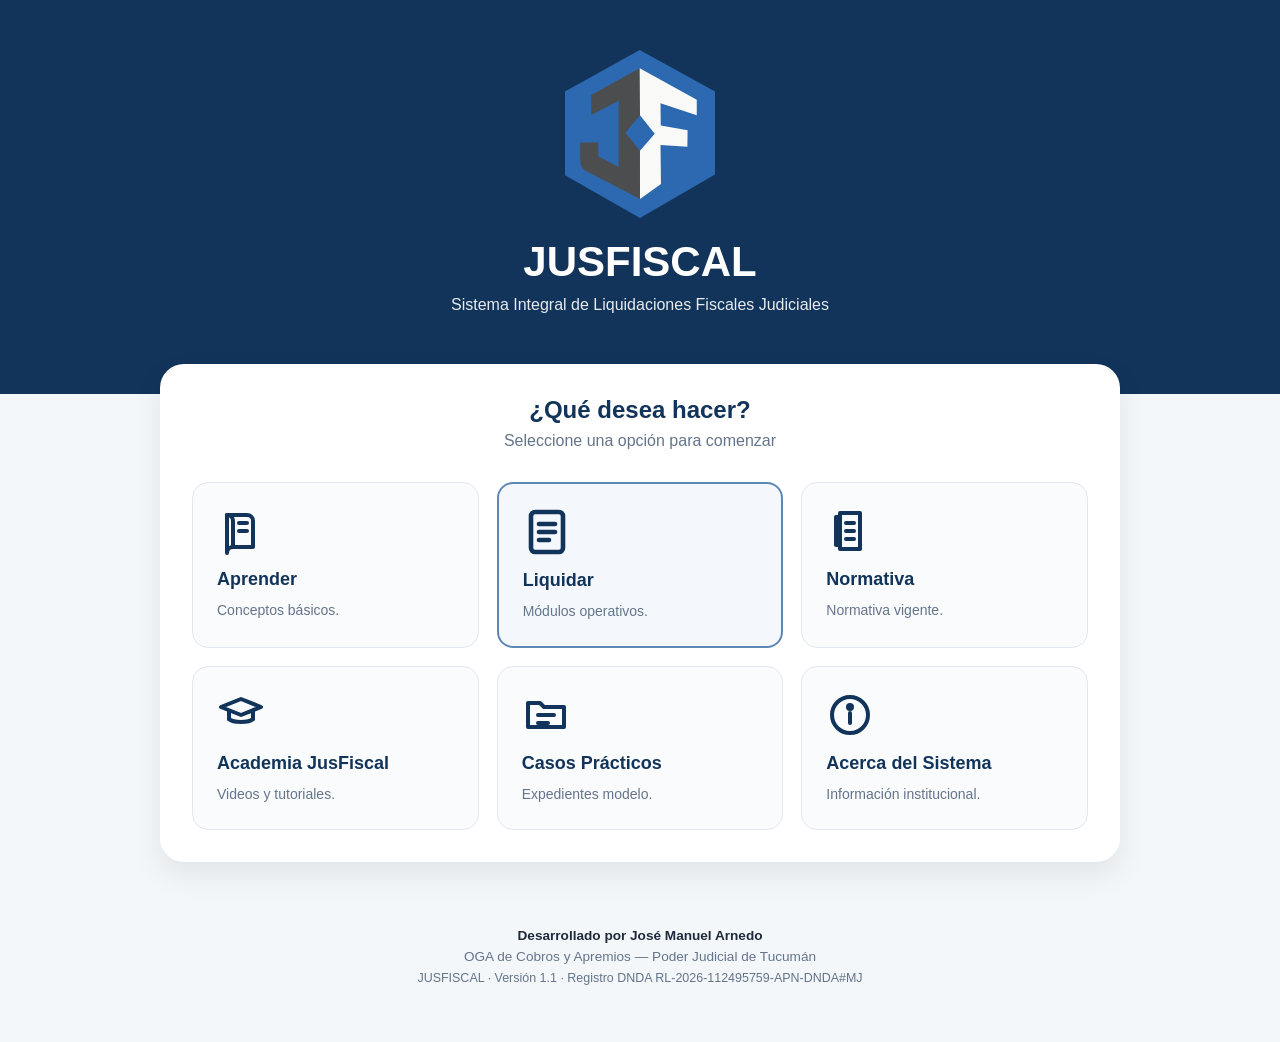
<file: index.html>
<!DOCTYPE html>
<html lang="es">

<head>

    <meta charset="UTF-8">
    <meta name="viewport" content="width=device-width, initial-scale=1.0">

    <title>JUSFISCAL</title>
    <link rel="icon" href="assets/logo-jusfiscal.svg?v=2" type="image/svg+xml" />
    <link rel="stylesheet" href="css/jusfiscal.css">

</head>

<body>

    <header class="hero">

        <img
            src="assets/logo-jusfiscal.svg"
            alt="JUSFISCAL"
            class="logo">

        <h1>JUSFISCAL</h1>

        <p class="subtitle">
            Sistema Integral de Liquidaciones Fiscales Judiciales
        </p>

    </header>

    <main class="container">

        <section class="card-panel">

            <div class="section-title">

                <h2>¿Qué desea hacer?</h2>

                <p>
                    Seleccione una opción para comenzar
                </p>

            </div>

            <div class="menu-grid">

                <!-- APRENDER -->

                <a href="aprender.html" class="menu-card">

                    <svg viewBox="0 0 24 24" fill="none" stroke="currentColor" stroke-width="2" stroke-linecap="round"
                        stroke-linejoin="round">
                    
                        <path d="M5 4h10a3 3 0 0 1 3 3v13H8a3 3 0 0 0-3 3z" />
                    
                        <path d="M8 20V7a3 3 0 0 0-3-3" />
                    
                        <path d="M11 8h4" />
                        <path d="M11 12h4" />
                    
                    </svg>

                    <h3>Aprender</h3>

                    <p>
                        Conceptos básicos.
                    </p>

                </a>

                <!-- LIQUIDAR -->

                <a href="liquidar.html" class="menu-card menu-card-primary">

                    
                        <svg viewBox="0 0 24 24" fill="none" stroke="currentColor" stroke-width="2.3" stroke-linecap="round"
                            stroke-linejoin="round">
                        
                            <rect x="4" y="2" width="16" height="20" rx="2" />
                        
                            <line x1="8" y1="8" x2="16" y2="8" />
                        
                            <line x1="8" y1="12" x2="16" y2="12" />
                        
                            <line x1="8" y1="16" x2="13" y2="16" />
                        
                        </svg>
                    

                    <h3>Liquidar</h3>

                    <p>
                        Módulos operativos.
                    </p>

                </a>

                <!-- NORMATIVA -->

                <a href="normativa.html" class="menu-card">

                    <svg viewBox="0 0 24 24" fill="none" stroke="currentColor" stroke-width="2" stroke-linecap="round"
                        stroke-linejoin="round">
                    
                        <path d="M7 3h10v18H7z" />
                    
                        <path d="M7 5H5v14h2" />
                    
                        <path d="M10 8h4" />
                        <path d="M10 12h4" />
                        <path d="M10 16h4" />
                    
                    </svg>

                    <h3>Normativa</h3>

                    <p>
                        Normativa vigente.
                    </p>

                </a>

                <!-- ACADEMIA -->

                <a href="academia.html" class="menu-card">

                    <svg viewBox="0 0 24 24" fill="none" stroke="currentColor" stroke-width="2" stroke-linecap="round"
                        stroke-linejoin="round">
                    
                        <path d="M2 8l10-4 10 4-10 4z" />
                    
                        <path d="M6 10v4" />
                    
                        <path d="M18 10v4" />
                    
                        <path d="M6 14c2 2 10 2 12 0" />
                    
                    </svg>

                    <h3>Academia JusFiscal</h3>

                    <p>
                        Videos y tutoriales.
                    </p>

                </a>

                <!-- CASOS -->

                <a href="casos.html" class="menu-card">

                    <svg viewBox="0 0 24 24" fill="none" stroke="currentColor" stroke-width="2" stroke-linecap="round"
                        stroke-linejoin="round">
                    
                        <path d="M3 6h6l2 2h10v10H3z" />
                    
                        <path d="M8 12h8" />
                    
                        <path d="M8 16h5" />
                    
                    </svg>

                    <h3>Casos Prácticos</h3>

                    <p>
                        Expedientes modelo.
                    </p>

                </a>

                <!-- ACERCA -->

                <a href="acerca.html" class="menu-card">


                        <svg viewBox="0 0 24 24" fill="none" stroke="currentColor" stroke-width="2" stroke-linecap="round"
                            stroke-linejoin="round">
                        
                            <circle cx="12" cy="12" r="9" />
                        
                            <path d="M12 11v5" />
                        
                            <circle cx="12" cy="8" r="1" />
                        
                        </svg>



                    <h3>Acerca del Sistema</h3>

                    <p>
                        Información institucional.
                    </p>

                </a>

            </div>

        </section>

    </main>

<footer class="jf-footer"
    style="text-align: center; padding: 24px 16px; color: #64748b; font-size: 0.85rem; line-height: 1.5;">
    <div id="autorFirma" style="font-weight: 700; color: #1e293b;">
        Desarrollado por José Manuel Arnedo
    </div>
    <div>OGA de Cobros y Apremios — Poder Judicial de Tucumán</div>
    <div style="font-size: 0.78rem; margin-top: 2px;">JUSFISCAL · Versión 1.1 · Registro DNDA RL-2026-112495759-APN-DNDA#MJ</div>
</footer>

</body>

</html>
</file>
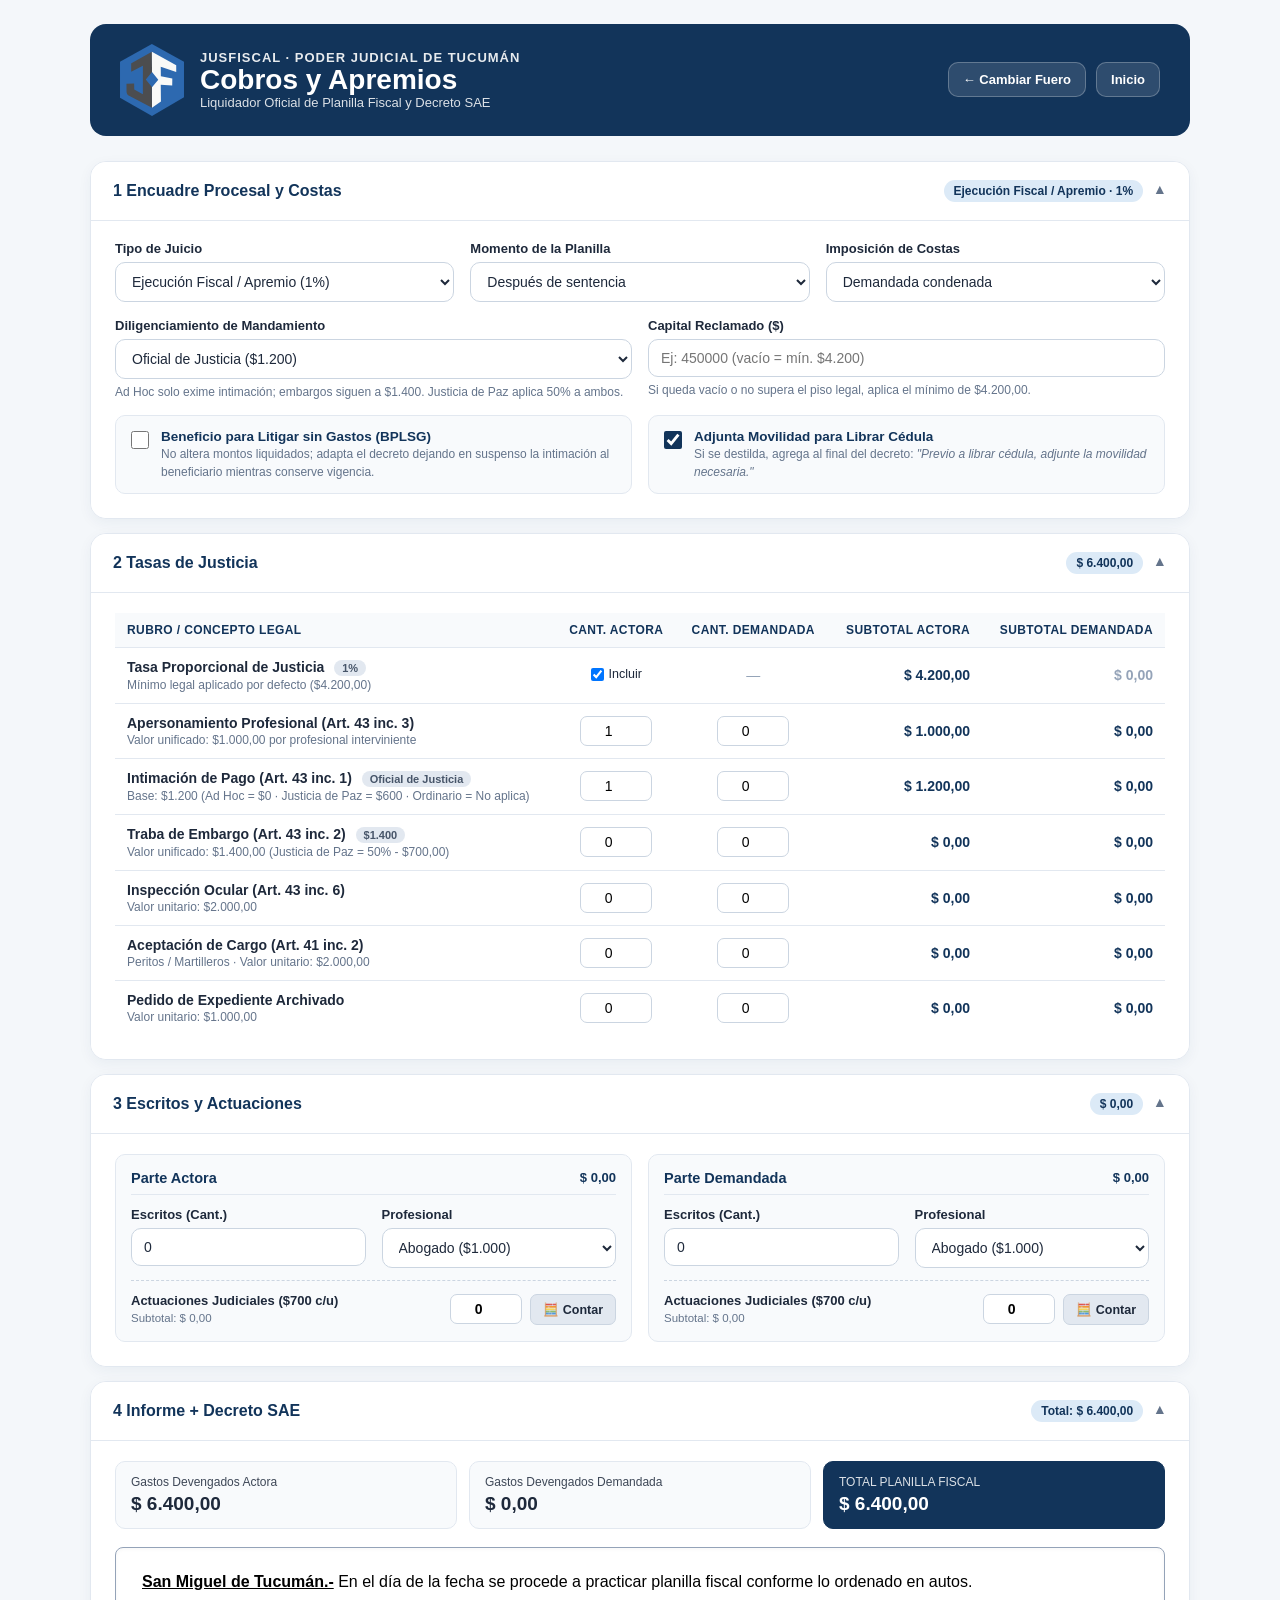
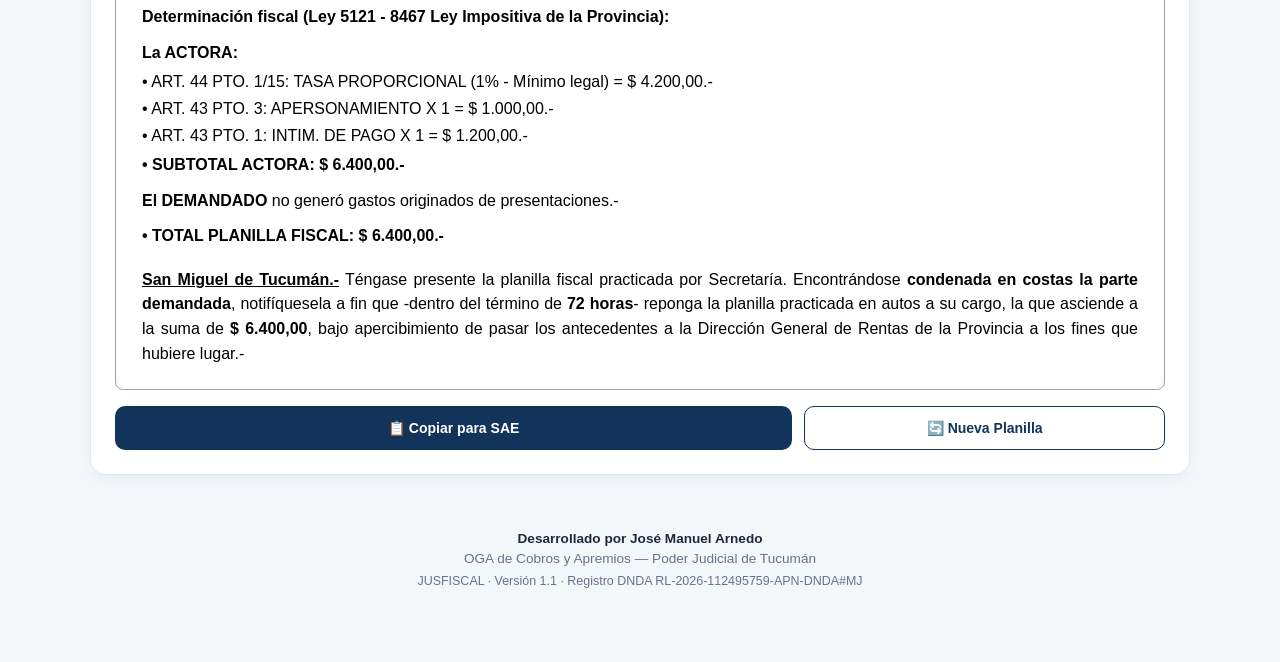
<file: modulos/apremios/index.html>
<!DOCTYPE html>
<html lang="es">

<head>
  <meta charset="UTF-8" />
  <meta name="viewport" content="width=device-width, initial-scale=1.0" />
  <title>JUSFISCAL · OGA Cobros y Apremios</title>
  <link rel="icon" href="../../assets/logo-jusfiscal.svg" type="image/svg+xml" />
  <link rel="stylesheet" href="../../css/jusfiscal.css" />
  <script src="../../js/jusfiscal-core.js"></script>
  <style>
    /* Estilos propios de la tabla y cajas de Apremios (estética original) */
    .field-hint {
      font-size: 12px;
      color: var(--muted);
    }

    .check-card {
      display: flex;
      align-items: flex-start;
      gap: 12px;
      padding: 13px 15px;
      border: 1px solid var(--border);
      border-radius: 10px;
      background: #f8fafc;
      cursor: pointer;
    }

    .check-card input[type="checkbox"] {
      width: 18px;
      height: 18px;
      margin-top: 2px;
      accent-color: var(--primary);
      cursor: pointer;
      flex-shrink: 0;
    }

    .check-card strong {
      display: block;
      font-size: 13.5px;
      color: var(--primary);
    }

    .check-card span {
      font-size: 12px;
      color: var(--muted);
    }

    .tasas-table {
      width: 100%;
      border-collapse: collapse;
      font-size: 14px;
    }

    .tasas-table th {
      text-align: left;
      padding: 10px 12px;
      background: #f8fafc;
      color: var(--primary);
      font-size: 12px;
      text-transform: uppercase;
      border-bottom: 1px solid var(--border);
    }

    .tasas-table td {
      padding: 11px 12px;
      border-bottom: 1px solid var(--border);
      vertical-align: middle;
    }

    .tasas-table tr:last-child td {
      border-bottom: none;
    }

    .tasas-table tr.row-disabled {
      background: #f1f5f9;
      opacity: 0.6;
    }

    .tasa-title {
      font-weight: 600;
      color: var(--text);
      display: block;
    }

    .tasa-sub {
      font-size: 12px;
      color: var(--muted);
    }

    .tasa-monto {
      font-weight: 700;
      color: var(--primary);
      font-variant-numeric: tabular-nums;
      text-align: right;
      white-space: nowrap;
    }

    .input-mini {
      width: 72px;
      padding: 6px 8px;
      border: 1px solid #cbd5e1;
      border-radius: 7px;
      text-align: center;
      font-size: 14px;
    }

    .input-mini:disabled {
      background: #e2e8f0;
      color: #94a3b8;
      cursor: not-allowed;
    }

    .tag-regla {
      display: inline-block;
      font-size: 11px;
      font-weight: 600;
      padding: 2px 8px;
      border-radius: 999px;
      background: #e2e8f0;
      color: #475569;
      margin-left: 6px;
    }

    .part-box {
      border: 1px solid var(--border);
      border-radius: 10px;
      padding: 15px;
      background: #f8fafc;
      min-width: 0;
    }

    .part-box h4 {
      color: var(--primary);
      font-size: 14.5px;
      margin: 0 0 12px 0;
      border-bottom: 1px solid var(--border);
      padding-bottom: 8px;
      display: flex;
      justify-content: space-between;
      align-items: center;
    }

    .act-row-box {
      margin-top: 12px;
      padding-top: 12px;
      border-top: 1px dashed #cbd5e1;
      display: flex;
      justify-content: space-between;
      align-items: center;
      gap: 10px;
      flex-wrap: wrap;
    }

    .btn-auxiliar {
      background: #e2e8f0;
      color: #1e293b;
      border: 1px solid #cbd5e1;
      padding: 7px 12px;
      border-radius: 7px;
      font-size: 12.5px;
      font-weight: 600;
      cursor: pointer;
    }

    .btn-auxiliar:hover {
      background: #cbd5e1;
    }

    .resumen-strip {
      display: grid;
      grid-template-columns: repeat(3, minmax(0, 1fr));
      gap: 12px;
      margin-bottom: 18px;
    }

    @media (max-width: 640px) {
      .resumen-strip {
        grid-template-columns: 1fr;
      }
    }

    .resumen-card {
      background: #f8fafc;
      border: 1px solid var(--border);
      border-radius: 10px;
      padding: 13px 15px;
    }

    .resumen-card.total {
      background: var(--primary);
      color: #ffffff;
      border-color: var(--primary);
    }

    .resumen-card span {
      display: block;
      font-size: 12px;
      opacity: 0.85;
      margin-bottom: 4px;
    }

    .resumen-card strong {
      font-size: 19px;
      font-variant-numeric: tabular-nums;
    }

    .sae-output-box {
      background: #ffffff;
      border: 1px solid #94a3b8;
      border-radius: 8px;
      padding: 22px 26px;
      font-family: Arial, sans-serif;
      font-size: 12pt;
      line-height: 1.55;
      color: #000000;
      text-align: justify;
    }

    .sae-actions {
      display: flex;
      gap: 12px;
      margin-top: 16px;
      flex-wrap: wrap;
    }

    .copy-feedback {
      display: none;
      margin-top: 10px;
      padding: 10px 14px;
      border-radius: 8px;
      background: #dcfce7;
      color: #166534;
      font-size: 13px;
      font-weight: 600;
      text-align: center;
    }
  </style>
</head>

<body>

  <div class="jf-module-wrap">

    <header class="jf-header">
      <div class="jf-brand">
        <img src="../../assets/logo-jusfiscal.svg" alt="JUSFISCAL" class="jf-logo" />
        <div class="jf-title-group">
          <span class="jf-app">JUSFISCAL · Poder Judicial de Tucumán</span>
          <h1 class="jf-module">Cobros y Apremios</h1>
          <span class="jf-subtitle">Liquidador Oficial de Planilla Fiscal y Decreto SAE</span>
        </div>
      </div>
      <div class="header-actions">
        <a href="../../liquidar.html" class="btn-jf">← Cambiar Fuero</a>
        <a href="../../index.html" class="btn-jf">Inicio</a>
      </div>
    </header>

    <div class="accordion-list">

      <!-- ACORDEÓN 1 -->
      <div class="accordion-item open" id="acc-1">
        <button type="button" class="accordion-header" onclick="toggleAccordion('acc-1')">
          <div class="accordion-title">
            <span class="accordion-num">1</span>
            <span>Encuadre Procesal y Costas</span>
          </div>
          <div style="display:flex; align-items:center;">
            <span class="accordion-badge" id="badge-acc-1">Ejecución Fiscal / Apremio · 1%</span>
            <span class="accordion-chevron">▼</span>
          </div>
        </button>
        <div class="accordion-body">
          <div class="grid-3">
            <div class="field-group">
              <label for="tipoJuicio">Tipo de Juicio</label>
              <select id="tipoJuicio" onchange="aplicarReglas()">
                <option value="apremio">Ejecución Fiscal / Apremio (1%)</option>
                <option value="ejecutivo">Cobro Ejecutivo (1%)</option>
                <option value="sumario">Sumario (2%)</option>
                <option value="ordinario">Ordinario / Cobro de Pesos (2%)</option>
                <option value="terceria">Tercería (2%)</option>
              </select>
            </div>
            <div class="field-group">
              <label for="momentoPlanilla">Momento de la Planilla</label>
              <select id="momentoPlanilla" onchange="aplicarReglas()">
                <option value="despues">Después de sentencia</option>
                <option value="antes">Antes de sentencia</option>
                <option value="complementaria">Complementaria</option>
              </select>
            </div>
            <div class="field-group">
              <label for="costas">Imposición de Costas</label>
              <select id="costas" onchange="recalcular()">
                <option value="demandada">Demandada condenada</option>
                <option value="actora">Actora condenada</option>
                <option value="orden">Por su orden / Sin condena</option>
              </select>
            </div>
          </div>

          <div class="grid-2" style="margin-top: 16px;">
            <div class="field-group">
              <label for="diligenciamiento">Diligenciamiento de Mandamiento</label>
              <select id="diligenciamiento" onchange="recalcular()">
                <option value="oficial_justicia">Oficial de Justicia ($1.200)</option>
                <option value="ad_hoc">Oficial Ad Hoc ($0 intimación)</option>
                <option value="justicia_paz">Justicia de Paz (50%)</option>
                <option value="sin_intimacion">Sin intimación</option>
              </select>
              <span class="field-hint" id="hintDiligenciamiento">Ad Hoc solo exime intimación; embargos siguen a $1.400.
                Justicia de Paz aplica 50% a ambos.</span>
            </div>
            <div class="field-group">
              <label for="capitalReclamado">Capital Reclamado ($)</label>
              <input type="number" id="capitalReclamado" min="0" step="0.01"
                placeholder="Ej: 450000 (vacío = mín. $4.200)" oninput="recalcular()" />
              <span class="field-hint" id="hintCapital">Si queda vacío o no supera $420.000, aplica el mínimo legal de
                $4.200,00.</span>
            </div>
          </div>

          <div class="grid-2" style="margin-top: 16px;">
            <label class="check-card">
              <input type="checkbox" id="bplsg" onchange="recalcular()" />
              <div>
                <strong>Beneficio para Litigar sin Gastos (BPLSG)</strong>
                <span>No altera montos liquidados; adapta el decreto dejando en suspenso la intimación al beneficiario
                  mientras conserve vigencia.</span>
              </div>
            </label>
            <label class="check-card">
              <input type="checkbox" id="adjuntaMovilidad" checked onchange="recalcular()" />
              <div>
                <strong>Adjunta Movilidad para Librar Cédula</strong>
                <span>Si se destilda, agrega al final del decreto: <em>"Previo a librar cédula, adjunte la movilidad
                    necesaria."</em></span>
              </div>
            </label>
          </div>
        </div>
      </div>

      <!-- ACORDEÓN 2 -->
      <div class="accordion-item open" id="acc-2">
        <button type="button" class="accordion-header" onclick="toggleAccordion('acc-2')">
          <div class="accordion-title">
            <span class="accordion-num">2</span>
            <span>Tasas de Justicia</span>
          </div>
          <div style="display:flex; align-items:center;">
            <span class="accordion-badge" id="badge-acc-2">$ 6.400,00</span>
            <span class="accordion-chevron">▼</span>
          </div>
        </button>
        <div class="accordion-body">
          <table class="tasas-table">
            <thead>
              <tr>
                <th>Rubro / Concepto Legal</th>
                <th style="text-align:center;">Cant. Actora</th>
                <th style="text-align:center;">Cant. Demandada</th>
                <th style="text-align:right;">Subtotal Actora</th>
                <th style="text-align:right;">Subtotal Demandada</th>
              </tr>
            </thead>
            <tbody>
              <tr id="rowTasaProp">
                <td>
                  <span class="tasa-title">Tasa Proporcional de Justicia <span class="tag-regla"
                      id="tagAlicuota">1%</span></span>
                  <span class="tasa-sub" id="subTasaPropDesc">Sobre capital reclamado (Mínimo legal por defecto:
                    $4.200,00)</span>
                </td>
                <td style="text-align:center;">
                  <label style="font-size:12.5px; display:inline-flex; align-items:center; gap:5px; cursor:pointer;">
                    <input type="checkbox" id="incluirTasaProp" checked onchange="recalcular()" /> Incluir
                  </label>
                </td>
                <td style="text-align:center; color:#94a3b8;">—</td>
                <td class="tasa-monto" id="montoTasaPropAct">$ 4.200,00</td>
                <td class="tasa-monto" style="color:#94a3b8;">$ 0,00</td>
              </tr>
              <tr id="rowApers">
                <td>
                  <span class="tasa-title">Apersonamiento Profesional (Art. 43 inc. 3)</span>
                  <span class="tasa-sub">Valor unificado: $1.000,00 por profesional interviniente</span>
                </td>
                <td style="text-align:center;"><input type="number" id="cantApersAct" class="input-mini" min="0"
                    value="1" oninput="recalcular()" /></td>
                <td style="text-align:center;"><input type="number" id="cantApersDem" class="input-mini" min="0"
                    value="0" oninput="recalcular()" /></td>
                <td class="tasa-monto" id="montoApersAct">$ 1.000,00</td>
                <td class="tasa-monto" id="montoApersDem">$ 0,00</td>
              </tr>
              <tr id="rowIntimacion">
                <td>
                  <span class="tasa-title">Intimación de Pago (Art. 43 inc. 1) <span class="tag-regla"
                      id="tagReglaIntimacion">Oficial de Justicia</span></span>
                  <span class="tasa-sub">Base: $1.200 (Ad Hoc = $0 · Justicia de Paz = $600 · Ordinario = No
                    aplica)</span>
                </td>
                <td style="text-align:center;"><input type="number" id="cantIntAct" class="input-mini" min="0" value="1"
                    oninput="recalcular()" /></td>
                <td style="text-align:center;"><input type="number" id="cantIntDem" class="input-mini" min="0" value="0"
                    oninput="recalcular()" /></td>
                <td class="tasa-monto" id="montoIntAct">$ 1.200,00</td>
                <td class="tasa-monto" id="montoIntDem">$ 0,00</td>
              </tr>
              <tr>
                <td>
                  <span class="tasa-title">Traba de Embargo (Art. 43 inc. 2) <span class="tag-regla"
                      id="tagReglaEmbargo">$1.400</span></span>
                  <span class="tasa-sub">Valor unificado: $1.400,00 (Justicia de Paz = 50% - $700,00)</span>
                </td>
                <td style="text-align:center;"><input type="number" id="cantEmbAct" class="input-mini" min="0" value="0"
                    oninput="recalcular()" /></td>
                <td style="text-align:center;"><input type="number" id="cantEmbDem" class="input-mini" min="0" value="0"
                    oninput="recalcular()" /></td>
                <td class="tasa-monto" id="montoEmbAct">$ 0,00</td>
                <td class="tasa-monto" id="montoEmbDem">$ 0,00</td>
              </tr>
              <tr>
                <td>
                  <span class="tasa-title">Inspección Ocular (Art. 43 inc. 6)</span>
                  <span class="tasa-sub">Valor unitario: $2.000,00</span>
                </td>
                <td style="text-align:center;"><input type="number" id="cantInspAct" class="input-mini" min="0"
                    value="0" oninput="recalcular()" /></td>
                <td style="text-align:center;"><input type="number" id="cantInspDem" class="input-mini" min="0"
                    value="0" oninput="recalcular()" /></td>
                <td class="tasa-monto" id="montoInspAct">$ 0,00</td>
                <td class="tasa-monto" id="montoInspDem">$ 0,00</td>
              </tr>
              <tr>
                <td>
                  <span class="tasa-title">Aceptación de Cargo (Art. 41 inc. 2)</span>
                  <span class="tasa-sub">Peritos / Martilleros · Valor unitario: $2.000,00</span>
                </td>
                <td style="text-align:center;"><input type="number" id="cantAcepAct" class="input-mini" min="0"
                    value="0" oninput="recalcular()" /></td>
                <td style="text-align:center;"><input type="number" id="cantAcepDem" class="input-mini" min="0"
                    value="0" oninput="recalcular()" /></td>
                <td class="tasa-monto" id="montoAcepAct">$ 0,00</td>
                <td class="tasa-monto" id="montoAcepDem">$ 0,00</td>
              </tr>
              <tr>
                <td>
                  <span class="tasa-title">Pedido de Expediente Archivado</span>
                  <span class="tasa-sub">Valor unitario: $1.000,00</span>
                </td>
                <td style="text-align:center;"><input type="number" id="cantArchAct" class="input-mini" min="0"
                    value="0" oninput="recalcular()" /></td>
                <td style="text-align:center;"><input type="number" id="cantArchDem" class="input-mini" min="0"
                    value="0" oninput="recalcular()" /></td>
                <td class="tasa-monto" id="montoArchAct">$ 0,00</td>
                <td class="tasa-monto" id="montoArchDem">$ 0,00</td>
              </tr>
            </tbody>
          </table>
        </div>
      </div>

      <!-- ACORDEÓN 3 -->
      <div class="accordion-item open" id="acc-3">
        <button type="button" class="accordion-header" onclick="toggleAccordion('acc-3')">
          <div class="accordion-title">
            <span class="accordion-num">3</span>
            <span>Escritos y Actuaciones</span>
          </div>
          <div style="display:flex; align-items:center;">
            <span class="accordion-badge" id="badge-acc-3">$ 0,00</span>
            <span class="accordion-chevron">▼</span>
          </div>
        </button>
        <div class="accordion-body">
          <div class="grid-2">
            <div class="part-box">
              <h4><span>Parte Actora</span><span style="font-size:13px;" id="totBloqueActora">$ 0,00</span></h4>
              <div class="grid-2">
                <div class="field-group">
                  <label for="cantEscritosAct">Escritos (Cant.)</label>
                  <input type="number" id="cantEscritosAct" min="0" value="0" oninput="recalcular()" />
                </div>
                <div class="field-group">
                  <label for="profEscritosAct">Profesional</label>
                  <select id="profEscritosAct" onchange="recalcular()">
                    <option value="1000">Abogado ($1.000)</option>
                    <option value="500">Procurador ($500)</option>
                  </select>
                </div>
              </div>
              <div class="act-row-box">
                <div>
                  <label for="cantActuacionesAct" style="font-size:13px; font-weight:600; display:block;">Actuaciones
                    Judiciales ($700 c/u)</label>
                  <span style="font-size:11.5px; color:var(--muted);" id="subActuacionesActLbl">Subtotal: $ 0,00</span>
                </div>
                <div style="display:flex; align-items:center; gap:8px;">
                  <input type="number" id="cantActuacionesAct" class="input-mini" style="font-weight:700;" min="0"
                    value="0" oninput="recalcular()" />
                  <button type="button" class="btn-auxiliar"
                    onclick="abrirModalConteo('actora', '🧮 Bitácora Cronológica — Parte Actora')">🧮 Contar</button>
                </div>
              </div>
            </div>

            <div class="part-box">
              <h4><span>Parte Demandada</span><span style="font-size:13px;" id="totBloqueDemandada">$ 0,00</span></h4>
              <div class="grid-2">
                <div class="field-group">
                  <label for="cantEscritosDem">Escritos (Cant.)</label>
                  <input type="number" id="cantEscritosDem" min="0" value="0" oninput="recalcular()" />
                </div>
                <div class="field-group">
                  <label for="profEscritosDem">Profesional</label>
                  <select id="profEscritosDem" onchange="recalcular()">
                    <option value="1000">Abogado ($1.000)</option>
                    <option value="500">Procurador ($500)</option>
                  </select>
                </div>
              </div>
              <div class="act-row-box">
                <div>
                  <label for="cantActuacionesDem" style="font-size:13px; font-weight:600; display:block;">Actuaciones
                    Judiciales ($700 c/u)</label>
                  <span style="font-size:11.5px; color:var(--muted);" id="subActuacionesDemLbl">Subtotal: $ 0,00</span>
                </div>
                <div style="display:flex; align-items:center; gap:8px;">
                  <input type="number" id="cantActuacionesDem" class="input-mini" style="font-weight:700;" min="0"
                    value="0" oninput="recalcular()" />
                  <button type="button" class="btn-auxiliar"
                    onclick="abrirModalConteo('demandada', '🧮 Bitácora Cronológica — Parte Demandada')">🧮
                    Contar</button>
                </div>
              </div>
            </div>
          </div>
        </div>
      </div>

      <!-- ACORDEÓN 4 -->
      <div class="accordion-item open" id="acc-4">
        <button type="button" class="accordion-header" onclick="toggleAccordion('acc-4')">
          <div class="accordion-title">
            <span class="accordion-num">4</span>
            <span>Informe + Decreto SAE</span>
          </div>
          <div style="display:flex; align-items:center;">
            <span class="accordion-badge" id="badge-acc-4">Total: $ 6.400,00</span>
            <span class="accordion-chevron">▼</span>
          </div>
        </button>
        <div class="accordion-body">
          <div class="resumen-strip">
            <div class="summary-card resumen-card"><span>Gastos Devengados Actora</span><strong id="cardTotActora">$
                6.400,00</strong></div>
            <div class="summary-card resumen-card"><span>Gastos Devengados Demandada</span><strong
                id="cardTotDemandada">$ 0,00</strong></div>
            <div class="summary-card resumen-card total"><span>TOTAL PLANILLA FISCAL</span><strong id="cardTotGeneral">$
                6.400,00</strong></div>
          </div>
          <div id="salidaSAE" class="sae-output-box" contenteditable="true"></div>
          <div class="sae-actions">
            <button type="button" class="btn-primary-jf" style="flex:2; justify-content:center;"
              onclick="copiarParaSAE()">📋 Copiar para SAE</button>
            <button type="button" class="btn-secondary-jf" style="flex:1; justify-content:center;"
              onclick="nuevaPlanilla()">🔄 Nueva Planilla</button>
          </div>
          <div id="copyFeedback" class="copy-feedback">✓ Planilla y Decreto copiados al portapapeles (Arial 12
            justificado). Listo para pegar en el SAE.</div>
        </div>
      </div>

    </div>
  </main>

  <footer class="jf-footer"
    style="text-align: center; padding: 24px 16px; color: #64748b; font-size: 0.85rem; line-height: 1.5;">
    <div id="autorFirma" style="font-weight: 700; color: #1e293b;">
      Desarrollado por José Manuel Arnedo
    </div>
    <div>OGA de Cobros y Apremios — Poder Judicial de Tucumán</div>
    <div style="font-size: 0.78rem; margin-top: 2px;">JUSFISCAL · Versión 1.1 · Registro DNDA RL-2026-112495759-APN-DNDA#MJ</div>
  </footer>

  <script>
    function aplicarConteo() {
      const total = window.actualizarTotalModal();
      if (window._jfDestinoConteo === 'actora') {
        document.getElementById('cantActuacionesAct').value = total;
      } else {
        document.getElementById('cantActuacionesDem').value = total;
      }
      window.cerrarModalConteo();
      recalcular();
    }

    function aplicarReglas() {
      const t = document.getElementById('tipoJuicio').value;
      const m = document.getElementById('momentoPlanilla').value;
      const c = (m === 'complementaria');
      const sd = document.getElementById('diligenciamiento');
      const hd = document.getElementById('hintDiligenciamiento');
      const ci = document.getElementById('capitalReclamado');
      const hc = document.getElementById('hintCapital');
      const ct = document.getElementById('incluirTasaProp');
      const caa = document.getElementById('cantApersAct');
      const cad = document.getElementById('cantApersDem');
      const cia = document.getElementById('cantIntAct');
      const cid = document.getElementById('cantIntDem');
      const rt = document.getElementById('rowTasaProp');
      const ra = document.getElementById('rowApers');
      const ri = document.getElementById('rowIntimacion');

      if (c) {
        ci.disabled = true;
        hc.textContent = 'Inhabilitado en Planilla Complementaria (liquidado en planilla anterior).';
        ct.checked = false;
        ct.disabled = true;
        rt.classList.add('row-disabled');
        caa.value = 0; cad.value = 0;
        caa.disabled = true; cad.disabled = true;
        ra.classList.add('row-disabled');
        cia.value = 0; cid.value = 0;
        cia.disabled = true; cid.disabled = true;
        ri.classList.add('row-disabled');
      } else {
        ci.disabled = false;
        hc.textContent = 'Si queda vacío o no supera el piso legal, aplica el mínimo de $4.200,00.';
        ct.disabled = false;
        rt.classList.remove('row-disabled');
        caa.disabled = false; cad.disabled = false;
        ra.classList.remove('row-disabled');

        if (t === 'ordinario') {
          sd.value = 'sin_intimacion';
          sd.disabled = true;
          cia.value = 0; cid.value = 0;
          cia.disabled = true; cid.disabled = true;
          ri.classList.add('row-disabled');
          hd.textContent = 'Bloqueado: en juicio ordinario se corre traslado de demanda y no existe intimación de pago.';
        } else {
          sd.disabled = false;
          cia.disabled = false; cid.disabled = false;
          ri.classList.remove('row-disabled');
          if (sd.value === 'sin_intimacion' && (t === 'apremio' || t === 'ejecutivo')) {
            sd.value = 'oficial_justicia';
            if (parseInt(cia.value, 10) === 0) cia.value = 1;
          }
          hd.textContent = 'Ad Hoc solo exime intimación; embargos siguen a $1.400. Justicia de Paz aplica 50% a ambos.';
        }
      }
      recalcular();
    }

    function recalcular() {
      const T = window.JUSFISCAL_TARIFAS;
      const t = document.getElementById('tipoJuicio').value;
      const m = document.getElementById('momentoPlanilla').value;
      const ec = (m === 'complementaria');
      const co = document.getElementById('costas').value;
      const di = document.getElementById('diligenciamiento').value;
      const ca = parseFloat(document.getElementById('capitalReclamado').value) || 0;
      const bp = document.getElementById('bplsg').checked;
      const am = document.getElementById('adjuntaMovilidad').checked;

      const al = (t === 'apremio' || t === 'ejecutivo') ? 0.01 : 0.02;
      const pl = (al === 0.01) ? '1%' : '2%';
      document.getElementById('tagAlicuota').textContent = pl;

      const nj = {
        apremio: 'Ejecución Fiscal / Apremio',
        ejecutivo: 'Cobro Ejecutivo',
        sumario: 'Sumario',
        ordinario: 'Ordinario / Cobro de Pesos',
        terceria: 'Tercería'
      };
      document.getElementById('badge-acc-1').textContent = nj[t] + ' · ' + pl + (ec ? ' · Complementaria' : '');

      // Tasa proporcional: si no es complementaria y está tildada, aplica mínimo $4.200 incluso si capital está vacío
      let tp = 0;
      const it = !ec && document.getElementById('incluirTasaProp').checked;
      const subDesc = document.getElementById('subTasaPropDesc');
      if (ec) {
        tp = 0;
        subDesc.textContent = 'Liquidada en planilla anterior ($0,00)';
      } else if (!it) {
        tp = 0;
        subDesc.textContent = 'Excluida manualmente ($0,00)';
      } else if (ca <= 0) {
        tp = T.minTasaProp;
        subDesc.textContent = 'Mínimo legal aplicado por defecto ($4.200,00)';
      } else {
        tp = Math.max(T.minTasaProp, ca * al);
        subDesc.textContent = (ca * al < T.minTasaProp)
          ? 'Sobre capital reclamado → Se aplica mínimo legal ($4.200,00)'
          : 'Sobre capital reclamado (' + window.formatMoney(ca) + ')';
      }
      document.getElementById('montoTasaPropAct').textContent = window.formatMoney(tp);

      const caa = ec ? 0 : (parseInt(document.getElementById('cantApersAct').value) || 0);
      const cad = ec ? 0 : (parseInt(document.getElementById('cantApersDem').value) || 0);
      const saa = caa * T.apersonamiento;
      const sad = cad * T.apersonamiento;
      document.getElementById('montoApersAct').textContent = window.formatMoney(saa);
      document.getElementById('montoApersDem').textContent = window.formatMoney(sad);

      let ui = T.intimacionBase;
      let ue = T.embargoBase;
      let li = 'Oficial de Justicia';
      let le = '$1.400';

      if (ec || t === 'ordinario' || di === 'sin_intimacion') {
        ui = 0;
        li = ec ? 'Liquidado en anterior' : 'No aplica';
      } else if (di === 'ad_hoc') {
        ui = 0;
        li = 'Ad Hoc ($0)';
      } else if (di === 'justicia_paz') {
        ui = T.intimacionBase * 0.5;
        ue = T.embargoBase * 0.5;
        li = 'Justicia de Paz ($600)';
        le = 'Justicia de Paz ($700)';
      }
      document.getElementById('tagReglaIntimacion').textContent = li;
      document.getElementById('tagReglaEmbargo').textContent = le;

      const si = ec || t === 'ordinario' || di === 'sin_intimacion';
      const cia = si ? 0 : (parseInt(document.getElementById('cantIntAct').value) || 0);
      const cid = si ? 0 : (parseInt(document.getElementById('cantIntDem').value) || 0);
      const sia = cia * ui;
      const sid = cid * ui;
      document.getElementById('montoIntAct').textContent = window.formatMoney(sia);
      document.getElementById('montoIntDem').textContent = window.formatMoney(sid);

      const cea = parseInt(document.getElementById('cantEmbAct').value) || 0;
      const ced = parseInt(document.getElementById('cantEmbDem').value) || 0;
      const sea = cea * ue;
      const sed = ced * ue;
      document.getElementById('montoEmbAct').textContent = window.formatMoney(sea);
      document.getElementById('montoEmbDem').textContent = window.formatMoney(sed);

      const cina = parseInt(document.getElementById('cantInspAct').value) || 0;
      const cind = parseInt(document.getElementById('cantInspDem').value) || 0;
      const sina = cina * T.inspeccion;
      const sind = cind * T.inspeccion;
      document.getElementById('montoInspAct').textContent = window.formatMoney(sina);
      document.getElementById('montoInspDem').textContent = window.formatMoney(sind);

      const caca = parseInt(document.getElementById('cantAcepAct').value) || 0;
      const cacd = parseInt(document.getElementById('cantAcepDem').value) || 0;
      const saca = caca * T.aceptacion;
      const sacd = cacd * T.aceptacion;
      document.getElementById('montoAcepAct').textContent = window.formatMoney(saca);
      document.getElementById('montoAcepDem').textContent = window.formatMoney(sacd);

      const cara = parseInt(document.getElementById('cantArchAct').value) || 0;
      const card = parseInt(document.getElementById('cantArchDem').value) || 0;
      const sara = cara * T.archivo;
      const sard = card * T.archivo;
      document.getElementById('montoArchAct').textContent = window.formatMoney(sara);
      document.getElementById('montoArchDem').textContent = window.formatMoney(sard);

      const ta = tp + saa + sia + sea + sina + saca + sara;
      const td = sad + sid + sed + sind + sacd + sard;
      document.getElementById('badge-acc-2').textContent = window.formatMoney(ta + td);

      const cesa = parseInt(document.getElementById('cantEscritosAct').value) || 0;
      const vesa = parseInt(document.getElementById('profEscritosAct').value) || 1000;
      const sesa = cesa * vesa;
      const caca2 = parseInt(document.getElementById('cantActuacionesAct').value) || 0;
      const saca2 = caca2 * T.actuacion;
      document.getElementById('subActuacionesActLbl').textContent = 'Subtotal: ' + window.formatMoney(saca2);
      document.getElementById('totBloqueActora').textContent = window.formatMoney(sesa + saca2);

      const cesd = parseInt(document.getElementById('cantEscritosDem').value) || 0;
      const vesd = parseInt(document.getElementById('profEscritosDem').value) || 1000;
      const sesd = cesd * vesd;
      const cacd2 = parseInt(document.getElementById('cantActuacionesDem').value) || 0;
      const sacd2 = cacd2 * T.actuacion;
      document.getElementById('subActuacionesDemLbl').textContent = 'Subtotal: ' + window.formatMoney(sacd2);
      document.getElementById('totBloqueDemandada').textContent = window.formatMoney(sesd + sacd2);

      document.getElementById('badge-acc-3').textContent = window.formatMoney(sesa + saca2 + sesd + sacd2);

      const totA = ta + sesa + saca2;
      const totD = td + sesd + sacd2;
      const totG = totA + totD;

      document.getElementById('cardTotActora').textContent = window.formatMoney(totA);
      document.getElementById('cardTotDemandada').textContent = window.formatMoney(totD);
      document.getElementById('cardTotGeneral').textContent = window.formatMoney(totG);
      document.getElementById('badge-acc-4').textContent = 'Total: ' + window.formatMoney(totG);

      renderSalidaSAE({
        ec, m, co, bp, am, ca, pl, di, tp, it,
        caa, saa, cad, sad, cia, sia, cid, sid,
        cea, sea, ced, sed, cina, sina, cind, sind,
        caca, saca, cacd, sacd, cara, sara, card, sard,
        cesa, sesa, cesd, sesd, caca2, saca2, cacd2, sacd2,
        totA, totD, totG
      });
    }

    function renderSalidaSAE(d) {
      const l = [];
      const intro = d.ec
        ? 'En el día de la fecha se procede a practicar <b>planilla fiscal complementaria</b> conforme lo ordenado en autos (liquidándose exclusivamente las actuaciones posteriores a la planilla anterior, habiéndose calculado oportunamente tasa proporcional, apersonamiento e intimación).'
        : 'En el día de la fecha se procede a practicar planilla fiscal conforme lo ordenado en autos.';

      l.push('<p style="margin:0 0 8pt 0; text-align:justify;"><b><u>San Miguel de Tucumán.-</u></b> ' + intro + '</p>');
      l.push('<p style="margin:0 0 8pt 0; text-align:justify;"><b>Determinación fiscal (Ley 5121 - 8467 Ley Impositiva de la Provincia):</b></p>');

      const ia = [];
      if (d.it && d.tp > 0) {
        const refCap = d.ca > 0 ? (' s/ ' + window.formatMoney(d.ca)) : ' - Mínimo legal';
        ia.push('• ART. 44 PTO. 1/15: TASA PROPORCIONAL (' + d.pl + refCap + ') = ' + window.formatMoney(d.tp) + '.-');
      }
      if (d.saa > 0) ia.push('• ART. 43 PTO. 3: APERSONAMIENTO X ' + d.caa + ' = ' + window.formatMoney(d.saa) + '.-');
      if (d.sia > 0) ia.push('• ART. 43 PTO. 1: INTIM. DE PAGO X ' + d.cia + ' = ' + window.formatMoney(d.sia) + '.-');
      else if (!d.ec && d.di === 'ad_hoc' && d.cia > 0) ia.push('• ART. 43 PTO. 1: INTIM. DE PAGO POR OFICIAL AD HOC X ' + d.cia + ' = $ 0,00.-');
      if (d.sea > 0) ia.push('• ART. 43 PTO. 2: EMBARGO X ' + d.cea + ' = ' + window.formatMoney(d.sea) + '.-');
      if (d.sina > 0) ia.push('• ART. 43 PTO. 6: INSPECCIÓN OCULAR X ' + d.cina + ' = ' + window.formatMoney(d.sina) + '.-');
      if (d.saca > 0) ia.push('• ART. 41 PTO. 2: ACEPTACIÓN DE CARGO X ' + d.caca + ' = ' + window.formatMoney(d.saca) + '.-');
      if (d.sara > 0) ia.push('• PEDIDO DE EXPEDIENTE ARCHIVADO X ' + d.cara + ' = ' + window.formatMoney(d.sara) + '.-');
      if (d.sesa > 0) ia.push('• ART. 41 PTO. 1: ESCR. DE PROF. X ' + d.cesa + ' = ' + window.formatMoney(d.sesa) + '.-');
      if (d.saca2 > 0) ia.push('• ART. 42 PTO. 2: HOJA DE ACT. 1° INST. X ' + d.caca2 + ' = ' + window.formatMoney(d.saca2) + '.-');

      if (ia.length === 0) {
        l.push('<p style="margin:0 0 8pt 0; text-align:justify;"><b>La ACTORA</b> no generó gastos en la presente etapa.-</p>');
      } else {
        l.push('<p style="margin:0 0 3pt 0; text-align:justify;"><b>La ACTORA:</b></p>');
        ia.forEach(x => l.push('<p style="margin:0 0 2pt 0; text-align:justify;">' + x + '</p>'));
        l.push('<p style="margin:3pt 0 8pt 0; text-align:justify;"><b>• SUBTOTAL ACTORA: ' + window.formatMoney(d.totA) + '.-</b></p>');
      }

      const id = [];
      if (d.sad > 0) id.push('• ART. 43 PTO. 3: APERSONAMIENTO X ' + d.cad + ' = ' + window.formatMoney(d.sad) + '.-');
      if (d.sid > 0) id.push('• ART. 43 PTO. 1: INTIM. DE PAGO X ' + d.cid + ' = ' + window.formatMoney(d.sid) + '.-');
      if (d.sed > 0) id.push('• ART. 43 PTO. 2: EMBARGO X ' + d.ced + ' = ' + window.formatMoney(d.sed) + '.-');
      if (d.sind > 0) id.push('• ART. 43 PTO. 6: INSPECCIÓN OCULAR X ' + d.cind + ' = ' + window.formatMoney(d.sind) + '.-');
      if (d.sacd > 0) id.push('• ART. 41 PTO. 2: ACEPTACIÓN DE CARGO X ' + d.cacd + ' = ' + window.formatMoney(d.sacd) + '.-');
      if (d.sard > 0) id.push('• PEDIDO DE EXPEDIENTE ARCHIVADO X ' + d.card + ' = ' + window.formatMoney(d.sard) + '.-');
      if (d.sesd > 0) id.push('• ART. 41 PTO. 1: ESCR. DE PROF. X ' + d.cesd + ' = ' + window.formatMoney(d.sesd) + '.-');
      if (d.sacd2 > 0) id.push('• ART. 42 PTO. 2: HOJA DE ACT. 1° INST. X ' + d.cacd2 + ' = ' + window.formatMoney(d.sacd2) + '.-');

      if (id.length === 0) {
        l.push('<p style="margin:0 0 8pt 0; text-align:justify;"><b>El DEMANDADO</b> no generó gastos originados de presentaciones.-</p>');
      } else {
        l.push('<p style="margin:0 0 3pt 0; text-align:justify;"><b>El DEMANDADO:</b></p>');
        id.forEach(x => l.push('<p style="margin:0 0 2pt 0; text-align:justify;">' + x + '</p>'));
        l.push('<p style="margin:3pt 0 8pt 0; text-align:justify;"><b>• SUBTOTAL DEMANDADO: ' + window.formatMoney(d.totD) + '.-</b></p>');
      }

      l.push('<p style="margin:6pt 0 14pt 0; text-align:justify;"><b>• TOTAL PLANILLA FISCAL: ' + window.formatMoney(d.totG) + '.-</b></p>');

      let dec = '<b><u>San Miguel de Tucumán.-</u></b> Téngase presente la planilla fiscal practicada por Secretaría. ';
      if (d.bp) {
        dec += 'Atento a que la parte demandada cuenta con Beneficio para Litigar sin Gastos otorgado en autos, déjese en suspenso la intimación al pago de los derechos fiscales a su cargo mientras conserve vigencia dicho beneficio (art. 82 y concordantes del CPCCT).-';
      } else if (d.m === 'antes') {
        if (d.totD > 0) {
          dec += 'No habiendo condena en costas y encontrándose la actora exenta del pago de la liquidación en concepto de planilla fiscal conforme lo establecido por los art. 41 inc. 3 y 43 inc. 3 de la Ley 8467 (quedando los gastos devengados por la misma diferidos a resultas de la imposición de costas), notifíquese a la parte <b>demandada</b> a fin que -dentro del término de <b>72 horas</b>- reponga los gastos efectuados a su cargo los que ascienden a la suma de <b>' + window.formatMoney(d.totD) + '</b>, bajo apercibimiento de pasar los antecedentes a la Dirección General de Rentas de la Provincia a los fines que hubiere lugar.-';
        } else {
          dec += 'No habiendo condena en costas y encontrándose la actora exenta del pago de la liquidación en concepto de planilla fiscal conforme lo establecido por los art. 41 inc. 3 y 43 inc. 3 de la Ley 8467, póngase a conocimiento de las partes a los fines que en el término de <b>72 hs.</b> se reponga la planilla fiscal, la que asciende a la suma de <b>' + window.formatMoney(d.totG) + '</b>.-';
        }
      } else if (d.co === 'demandada') {
        dec += 'Encontrándose <b>condenada en costas la parte demandada</b>, notifíquesela a fin que -dentro del término de <b>72 horas</b>- reponga la planilla practicada en autos a su cargo, la que asciende a la suma de <b>' + window.formatMoney(d.totG) + '</b>, bajo apercibimiento de pasar los antecedentes a la Dirección General de Rentas de la Provincia a los fines que hubiere lugar.-';
      } else if (d.co === 'actora') {
        dec += 'Encontrándose condenada en costas la parte actora y gozando la misma de exención fiscal legal (art. 41 inc. 3 y 43 inc. 3 de la Ley 8467 / Código Tributario Provincial), resérvese para su oportunidad.-';
      } else {
        if (d.totD > 0) {
          dec += 'No habiendo condenado en costas y encontrándose la actora exenta del pago de la liquidación en concepto de planilla fiscal conforme lo establecido por los art. 41 inc. 3 y 43 inc. 3 de la Ley 8467, notifíquese a la parte <b>demandada</b> a fin que -dentro del término de <b>72 horas</b>- reponga los gastos efectuados a su cargo los que ascienden a la suma de <b>' + window.formatMoney(d.totD) + '</b>, bajo apercibimiento de pasar los antecedentes a la Dirección General de Rentas de la Provincia a los fines que hubiere lugar.-';
        } else {
          dec += 'No habiendo condenado en costas, póngase a conocimiento de las partes a los fines que en el término de <b>72 hs.</b> se reponga la planilla fiscal, la que asciende a la suma de <b>' + window.formatMoney(d.totG) + '</b>.-';
        }
      }

      if (!d.am) dec += ' Previo a librar cédula, adjunte la movilidad necesaria.-';
      l.push('<p style="margin:0; text-align:justify;">' + dec + '</p>');
      document.getElementById('salidaSAE').innerHTML = l.join('');
    }

    function nuevaPlanilla() {
      document.getElementById('tipoJuicio').value = 'apremio';
      document.getElementById('momentoPlanilla').value = 'despues';
      document.getElementById('costas').value = 'demandada';
      document.getElementById('diligenciamiento').value = 'oficial_justicia';
      document.getElementById('capitalReclamado').value = '';
      document.getElementById('bplsg').checked = false;
      document.getElementById('adjuntaMovilidad').checked = true;
      document.getElementById('incluirTasaProp').checked = true;
      document.getElementById('cantApersAct').value = 1;
      document.getElementById('cantApersDem').value = 0;
      document.getElementById('cantIntAct').value = 1;
      document.getElementById('cantIntDem').value = 0;
      document.getElementById('cantEmbAct').value = 0;
      document.getElementById('cantEmbDem').value = 0;
      document.getElementById('cantInspAct').value = 0;
      document.getElementById('cantInspDem').value = 0;
      document.getElementById('cantAcepAct').value = 0;
      document.getElementById('cantAcepDem').value = 0;
      document.getElementById('cantArchAct').value = 0;
      document.getElementById('cantArchDem').value = 0;
      document.getElementById('cantEscritosAct').value = 0;
      document.getElementById('cantActuacionesAct').value = 0;
      document.getElementById('cantEscritosDem').value = 0;
      document.getElementById('cantActuacionesDem').value = 0;
      window.limpiarModalConteo();
      aplicarReglas();
    }

    window.addEventListener('DOMContentLoaded', aplicarReglas);
  </script>
  </div>
</body>

</html>
</file>
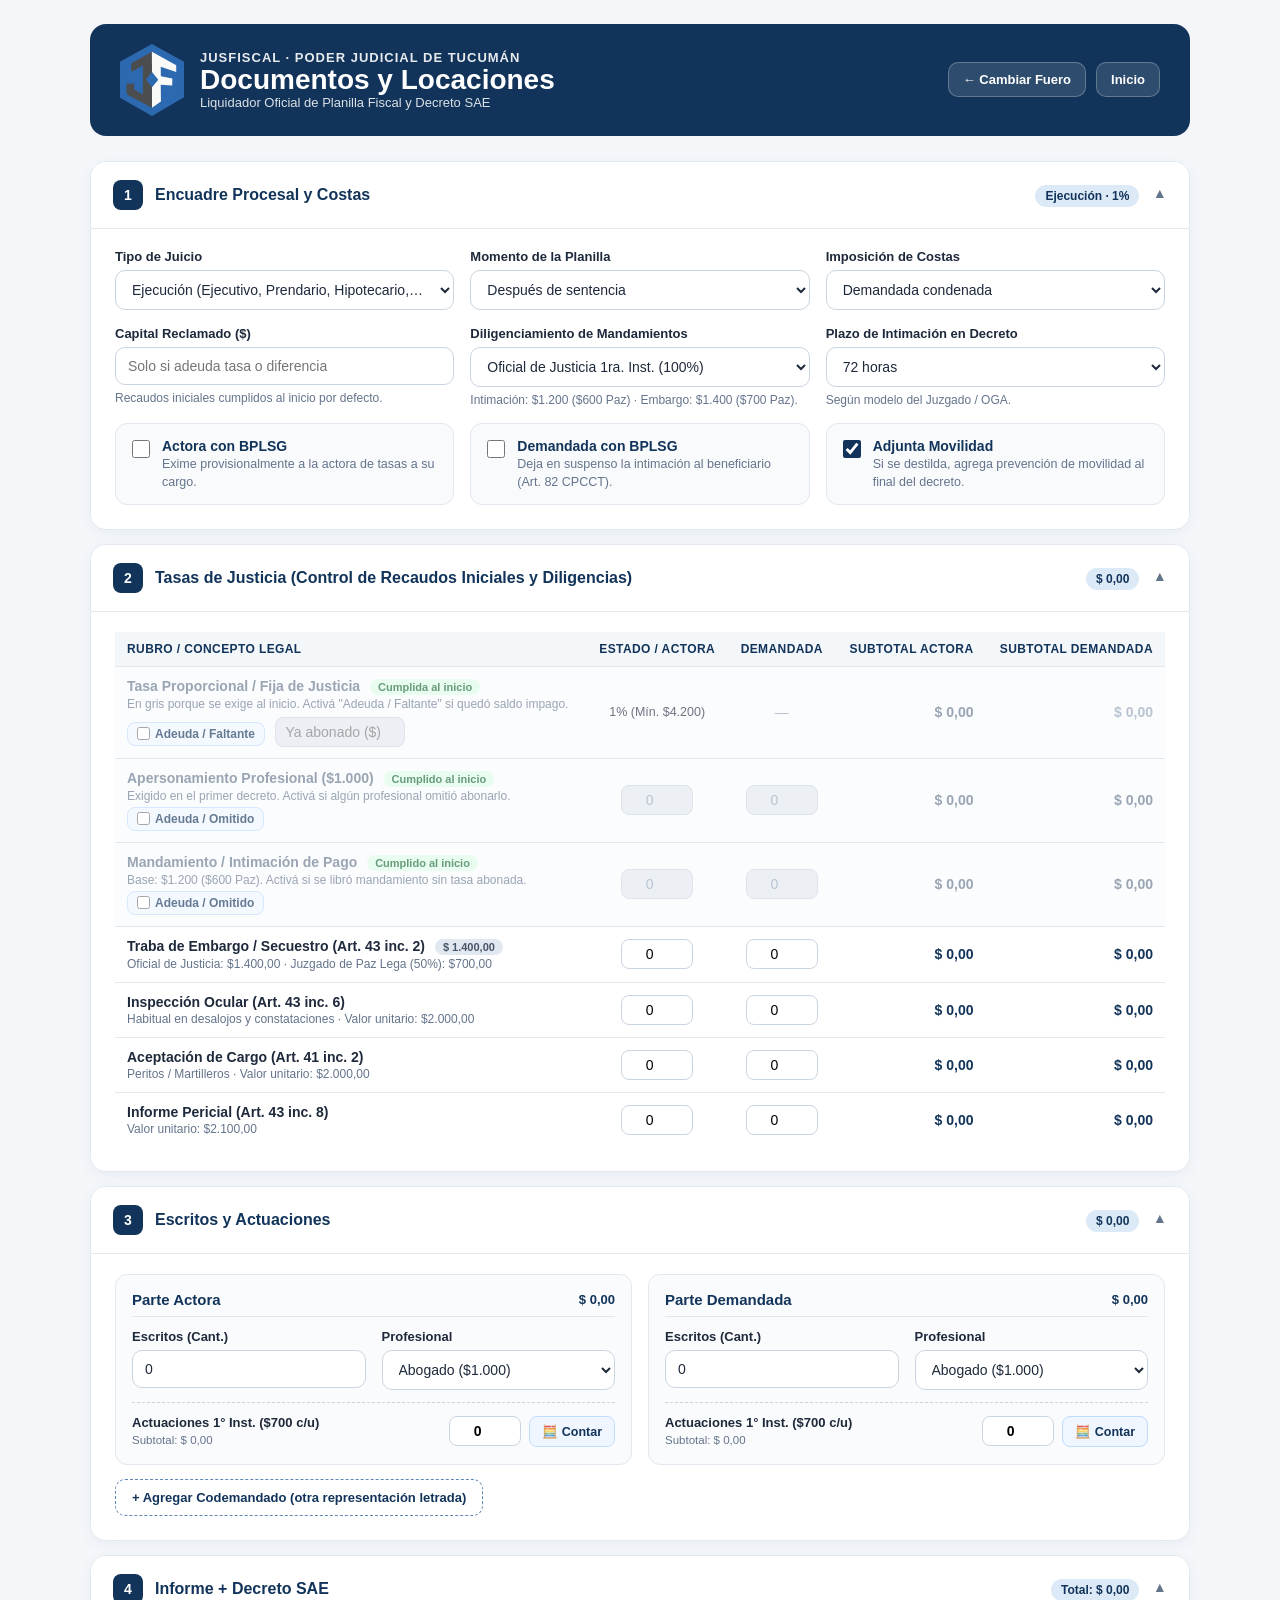
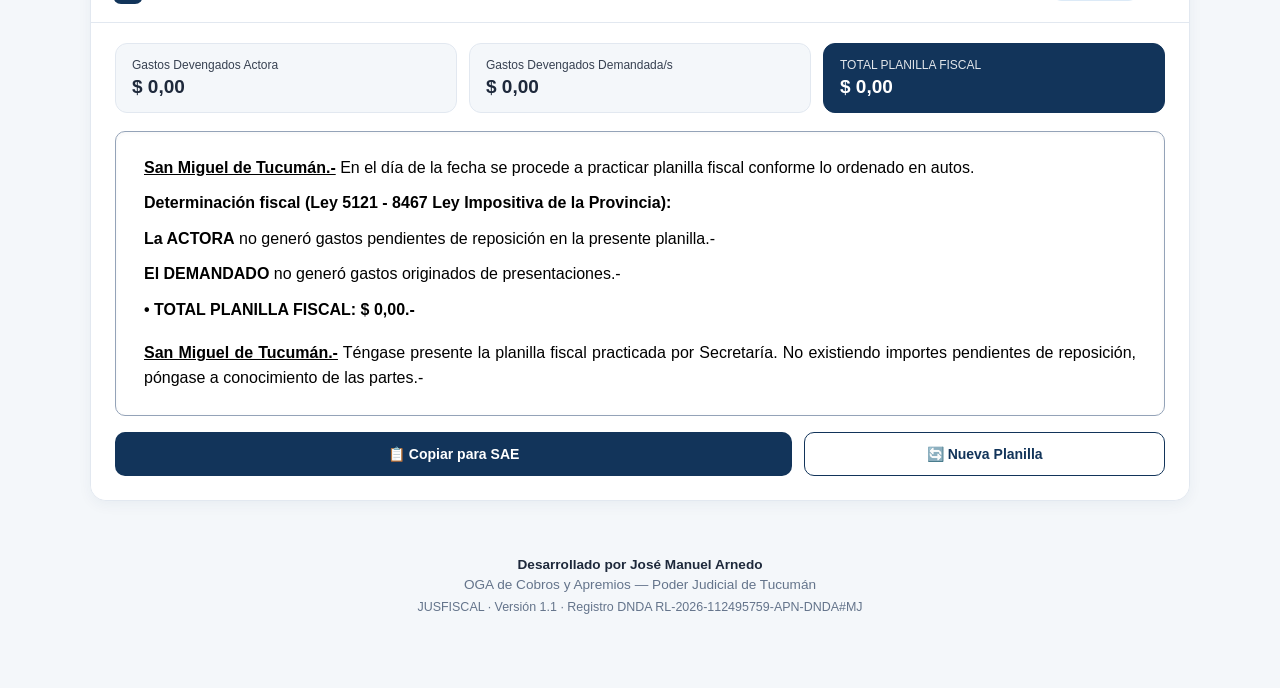
<file: modulos/documentos/index.html>
<!DOCTYPE html>
<html lang="es">

<head>
  <meta charset="UTF-8" />
  <meta name="viewport" content="width=device-width, initial-scale=1.0" />
  <title>Documentos y Locaciones | JUSFISCAL</title>
  <link rel="stylesheet" href="../../css/jusfiscal.css" />
  <script src="../../js/jusfiscal-core.js"></script>
</head>

<body>

  <div class="jf-module-wrap">

    <!-- CABECERA INSTITUCIONAL -->
    <header class="jf-header">
      <div class="jf-brand">
        <img src="../../assets/logo-jusfiscal.svg" alt="JUSFISCAL" class="jf-logo" />
        <div class="jf-title-group">
          <span class="jf-app">JUSFISCAL · Poder Judicial de Tucumán</span>
          <h1 class="jf-module">Documentos y Locaciones</h1>
          <span class="jf-subtitle">Liquidador Oficial de Planilla Fiscal y Decreto SAE</span>
        </div>
      </div>
      <div class="header-actions">
        <a href="../../liquidar.html" class="btn-jf">← Cambiar Fuero</a>
        <a href="../../index.html" class="btn-jf">Inicio</a>
      </div>
    </header>

    <!-- ACORDEONES -->
    <div class="accordion-list">

      <!-- ACORDEÓN 1: ENCUADRE PROCESAL Y COSTAS -->
      <div class="accordion-item open" id="acc-1">
        <button type="button" class="accordion-header" onclick="toggleAccordion('acc-1')">
          <div class="accordion-title-wrap">
            <span class="accordion-step">1</span>
            <span class="accordion-title">Encuadre Procesal y Costas</span>
          </div>
          <div>
            <span class="accordion-badge" id="badge-acc-1">Ejecución · 1%</span>
            <span class="accordion-chevron">▼</span>
          </div>
        </button>
        <div class="accordion-body">
          <div class="grid-3">
            <div class="field-group">
              <label for="tipoJuicio">Tipo de Juicio</label>
              <select id="tipoJuicio" onchange="aplicarReglasProcesales()">
                <option value="ejecucion">Ejecución (Ejecutivo, Prendario, Hipotecario, Alquileres, Expensas) · 1%
                </option>
                <option value="ordinario">Ordinario / Sumario / Cobro de Pesos · 2%</option>
                <option value="desalojo">Desalojo (Art. 323 inc. 1 CTP) · 2% o Indet.</option>
                <option value="amparo_tenencia">Amparo a la Simple Tenencia</option>
              </select>
            </div>

            <div class="field-group">
              <label for="momentoPlanilla">Momento de la Planilla</label>
              <select id="momentoPlanilla" onchange="recalcularTodo()">
                <option value="despues">Después de sentencia</option>
                <option value="antes">Antes de sentencia (Sin condena en costas)</option>
                <option value="complementaria">Complementaria</option>
              </select>
            </div>

            <div class="field-group">
              <label for="costas">Imposición de Costas</label>
              <select id="costas" onchange="recalcularTodo()">
                <option value="demandada">Demandada condenada</option>
                <option value="actora">Actora condenada</option>
                <option value="orden">Por su orden / Sin condena</option>
              </select>
            </div>
          </div>

          <!-- Sub-panel Desalojo -->
          <div class="sub-panel" id="panelDesalojo">
            <div class="grid-2">
              <div class="field-group">
                <label for="modalidadDesalojo">Base Imponible del Desalojo (Art. 323 inc. 1 CTP)</label>
                <select id="modalidadDesalojo" onchange="aplicarReglasProcesales()">
                  <option value="canon">Con canon locativo (Alquiler mensual × 3 meses · 2%)</option>
                  <option value="indeterminado">Sin canon / Comodato / Intruso (Monto indeterminado · $6.300 fijo)
                  </option>
                </select>
              </div>
              <div class="field-group" id="grupoCanonMensual">
                <label for="canonMensual">Alquiler Mensual Pactado ($)</label>
                <input type="number" id="canonMensual" min="0" step="0.01" placeholder="Ej: 180000"
                  oninput="recalcularTodo()" />
                <span class="field-hint">Base imponible automática: 3 meses de alquiler.</span>
              </div>
            </div>
          </div>

          <!-- Sub-panel Amparo Simple Tenencia -->
          <div class="sub-panel" id="panelAmparo">
            <div class="field-group">
              <label for="origenAmparo">Competencia / Instancia del Amparo a la Simple Tenencia</label>
              <select id="origenAmparo" onchange="aplicarReglasProcesales()">
                <option value="capital">Competencia originaria Capital (Sentencia de 1ra. Instancia · $6.300)</option>
                <option value="revision_paz">Elevado en revisión desde Juzgado de Paz (Sin planilla fiscal · $0)
                </option>
              </select>
            </div>
          </div>

          <div class="grid-3" style="margin-top: 16px;">
            <div class="field-group" id="grupoCapitalBase">
              <label for="capitalBase">Capital Reclamado ($)</label>
              <input type="number" id="capitalBase" min="0" step="0.01" placeholder="Solo si adeuda tasa o diferencia"
                oninput="recalcularTodo()" />
              <span class="field-hint">Recaudos iniciales cumplidos al inicio por defecto.</span>
            </div>

            <div class="field-group">
              <label for="diligenciamiento">Diligenciamiento de Mandamientos</label>
              <select id="diligenciamiento" onchange="recalcularTodo()">
                <option value="oficial_justicia">Oficial de Justicia 1ra. Inst. (100%)</option>
                <option value="justicia_paz">Juzgado de Paz Lega (50%)</option>
              </select>
              <span class="field-hint">Intimación: $1.200 ($600 Paz) · Embargo: $1.400 ($700 Paz).</span>
            </div>

            <div class="field-group">
              <label for="plazoIntimacion">Plazo de Intimación en Decreto</label>
              <select id="plazoIntimacion" onchange="recalcularTodo()">
                <option value="72 horas">72 horas</option>
                <option value="CINCO (5) DÍAS">CINCO (5) DÍAS</option>
              </select>
              <span class="field-hint">Según modelo del Juzgado / OGA.</span>
            </div>
          </div>

          <div class="grid-3" style="margin-top: 16px;">
            <label class="check-card">
              <input type="checkbox" id="bplsgActora" onchange="recalcularTodo()" />
              <div>
                <strong>Actora con BPLSG</strong>
                <span>Exime provisionalmente a la actora de tasas a su cargo.</span>
              </div>
            </label>

            <label class="check-card">
              <input type="checkbox" id="bplsgDemandada" onchange="recalcularTodo()" />
              <div>
                <strong>Demandada con BPLSG</strong>
                <span>Deja en suspenso la intimación al beneficiario (Art. 82 CPCCT).</span>
              </div>
            </label>

            <label class="check-card">
              <input type="checkbox" id="adjuntaMovilidad" checked onchange="recalcularTodo()" />
              <div>
                <strong>Adjunta Movilidad</strong>
                <span>Si se destilda, agrega prevención de movilidad al final del decreto.</span>
              </div>
            </label>
          </div>
        </div>
      </div>

      <!-- ACORDEÓN 2: TASAS DE JUSTICIA -->
      <div class="accordion-item open" id="acc-2">
        <button type="button" class="accordion-header" onclick="toggleAccordion('acc-2')">
          <div class="accordion-title-wrap">
            <span class="accordion-step">2</span>
            <span class="accordion-title">Tasas de Justicia (Control de Recaudos Iniciales y Diligencias)</span>
          </div>
          <div>
            <span class="accordion-badge" id="badge-acc-2">$ 0,00</span>
            <span class="accordion-chevron">▼</span>
          </div>
        </button>
        <div class="accordion-body">
          <table class="tasas-table">
            <thead>
              <tr>
                <th>Rubro / Concepto Legal</th>
                <th style="text-align:center;">Estado / Actora</th>
                <th style="text-align:center;">Demandada</th>
                <th style="text-align:right;">Subtotal Actora</th>
                <th style="text-align:right;">Subtotal Demandada</th>
              </tr>
            </thead>
            <tbody>
              <tr id="rowTasaProp" class="row-cumplido">
                <td>
                  <span class="tasa-title">Tasa Proporcional / Fija de Justicia <span class="tag-regla tag-cumplido"
                      id="tagEstadoTasa">Cumplida al inicio</span></span>
                  <span class="tasa-sub">En gris porque se exige al inicio. Activá "Adeuda / Faltante" si quedó saldo
                    impago.</span>
                  <div style="margin-top:6px; display:flex; gap:10px; align-items:center; flex-wrap:wrap;">
                    <label class="pill-adeuda">
                      <input type="checkbox" id="adeudaTasaProp" onchange="toggleRecaudo('tasa')" /> Adeuda / Faltante
                    </label>
                    <input type="number" id="yaAbonadoTasa" class="input-mini" style="width:130px; text-align:right;"
                      min="0" step="0.01" placeholder="Ya abonado ($)" disabled oninput="recalcularTodo()" />
                  </div>
                </td>
                <td style="text-align:center; font-size:12.5px;" id="cellAlicuota">1% (Mín. $4.200)</td>
                <td style="text-align:center; color:#94a3b8;">—</td>
                <td class="tasa-monto" id="montoTasaPropAct">$ 0,00</td>
                <td class="tasa-monto" style="color:#94a3b8;">$ 0,00</td>
              </tr>

              <tr id="rowApers" class="row-cumplido">
                <td>
                  <span class="tasa-title">Apersonamiento Profesional ($1.000) <span class="tag-regla tag-cumplido"
                      id="tagEstadoApers">Cumplido al inicio</span></span>
                  <span class="tasa-sub">Exigido en el primer decreto. Activá si algún profesional omitió
                    abonarlo.</span>
                  <div>
                    <label class="pill-adeuda">
                      <input type="checkbox" id="adeudaApers" onchange="toggleRecaudo('apers')" /> Adeuda / Omitido
                    </label>
                  </div>
                </td>
                <td style="text-align:center;"><input type="number" id="cantApersAct" class="input-mini" min="0"
                    value="0" disabled oninput="recalcularTodo()" /></td>
                <td style="text-align:center;"><input type="number" id="cantApersDem" class="input-mini" min="0"
                    value="0" disabled oninput="recalcularTodo()" /></td>
                <td class="tasa-monto" id="montoApersAct">$ 0,00</td>
                <td class="tasa-monto" id="montoApersDem">$ 0,00</td>
              </tr>

              <tr id="rowIntimacion" class="row-cumplido">
                <td>
                  <span class="tasa-title">Mandamiento / Intimación de Pago <span class="tag-regla tag-cumplido"
                      id="tagEstadoInt">Cumplido al inicio</span></span>
                  <span class="tasa-sub">Base: $1.200 ($600 Paz). Activá si se libró mandamiento sin tasa
                    abonada.</span>
                  <div>
                    <label class="pill-adeuda">
                      <input type="checkbox" id="adeudaIntimacion" onchange="toggleRecaudo('int')" /> Adeuda / Omitido
                    </label>
                  </div>
                </td>
                <td style="text-align:center;"><input type="number" id="cantIntAct" class="input-mini" min="0" value="0"
                    disabled oninput="recalcularTodo()" /></td>
                <td style="text-align:center;"><input type="number" id="cantIntDem" class="input-mini" min="0" value="0"
                    disabled oninput="recalcularTodo()" /></td>
                <td class="tasa-monto" id="montoIntAct">$ 0,00</td>
                <td class="tasa-monto" id="montoIntDem">$ 0,00</td>
              </tr>

              <tr>
                <td>
                  <span class="tasa-title">Traba de Embargo / Secuestro (Art. 43 inc. 2) <span class="tag-regla"
                      id="tagEmb">$1.400</span></span>
                  <span class="tasa-sub">Oficial de Justicia: $1.400,00 · Juzgado de Paz Lega (50%): $700,00</span>
                </td>
                <td style="text-align:center;"><input type="number" id="cantEmbAct" class="input-mini" min="0" value="0"
                    oninput="recalcularTodo()" /></td>
                <td style="text-align:center;"><input type="number" id="cantEmbDem" class="input-mini" min="0" value="0"
                    oninput="recalcularTodo()" /></td>
                <td class="tasa-monto" id="montoEmbAct">$ 0,00</td>
                <td class="tasa-monto" id="montoEmbDem">$ 0,00</td>
              </tr>

              <tr>
                <td>
                  <span class="tasa-title">Inspección Ocular (Art. 43 inc. 6)</span>
                  <span class="tasa-sub">Habitual en desalojos y constataciones · Valor unitario: $2.000,00</span>
                </td>
                <td style="text-align:center;"><input type="number" id="cantInspAct" class="input-mini" min="0"
                    value="0" oninput="recalcularTodo()" /></td>
                <td style="text-align:center;"><input type="number" id="cantInspDem" class="input-mini" min="0"
                    value="0" oninput="recalcularTodo()" /></td>
                <td class="tasa-monto" id="montoInspAct">$ 0,00</td>
                <td class="tasa-monto" id="montoInspDem">$ 0,00</td>
              </tr>

              <tr>
                <td>
                  <span class="tasa-title">Aceptación de Cargo (Art. 41 inc. 2)</span>
                  <span class="tasa-sub">Peritos / Martilleros · Valor unitario: $2.000,00</span>
                </td>
                <td style="text-align:center;"><input type="number" id="cantAcepAct" class="input-mini" min="0"
                    value="0" oninput="recalcularTodo()" /></td>
                <td style="text-align:center;"><input type="number" id="cantAcepDem" class="input-mini" min="0"
                    value="0" oninput="recalcularTodo()" /></td>
                <td class="tasa-monto" id="montoAcepAct">$ 0,00</td>
                <td class="tasa-monto" id="montoAcepDem">$ 0,00</td>
              </tr>

              <tr>
                <td>
                  <span class="tasa-title">Informe Pericial (Art. 43 inc. 8)</span>
                  <span class="tasa-sub">Valor unitario: $2.100,00</span>
                </td>
                <td style="text-align:center;"><input type="number" id="cantInfAct" class="input-mini" min="0" value="0"
                    oninput="recalcularTodo()" /></td>
                <td style="text-align:center;"><input type="number" id="cantInfDem" class="input-mini" min="0" value="0"
                    oninput="recalcularTodo()" /></td>
                <td class="tasa-monto" id="montoInfAct">$ 0,00</td>
                <td class="tasa-monto" id="montoInfDem">$ 0,00</td>
              </tr>
            </tbody>
          </table>
        </div>
      </div>

      <!-- ACORDEÓN 3: ESCRITOS Y ACTUACIONES -->
      <div class="accordion-item open" id="acc-3">
        <button type="button" class="accordion-header" onclick="toggleAccordion('acc-3')">
          <div class="accordion-title-wrap">
            <span class="accordion-step">3</span>
            <span class="accordion-title">Escritos y Actuaciones</span>
          </div>
          <div>
            <span class="accordion-badge" id="badge-acc-3">$ 0,00</span>
            <span class="accordion-chevron">▼</span>
          </div>
        </button>
        <div class="accordion-body">
          <div class="partes-grid" id="contenedorPartes">
            <div class="part-box">
              <h4>
                <span>Parte Actora</span>
                <span style="font-size:13px;" id="totBloqueActora">$ 0,00</span>
              </h4>
              <div class="grid-2">
                <div class="field-group">
                  <label for="cantEscritosAct">Escritos (Cant.)</label>
                  <input type="number" id="cantEscritosAct" min="0" value="0" oninput="recalcularTodo()" />
                </div>
                <div class="field-group">
                  <label for="profEscritosAct">Profesional</label>
                  <select id="profEscritosAct" onchange="recalcularTodo()">
                    <option value="1000">Abogado ($1.000)</option>
                    <option value="500">Procurador ($500)</option>
                  </select>
                </div>
              </div>
              <div class="act-row-box">
                <div>
                  <label for="cantActuacionesAct" style="font-size:13px; font-weight:600; display:block;">Actuaciones 1°
                    Inst. ($700 c/u)</label>
                  <span style="font-size:11.5px; color:var(--muted);" id="subActuacionesActLbl">Subtotal: $ 0,00</span>
                </div>
                <div style="display:flex; align-items:center; gap:8px;">
                  <input type="number" id="cantActuacionesAct" class="input-mini" style="font-weight:700;" min="0"
                    value="0" oninput="recalcularTodo()" />
                  <button type="button" class="btn-auxiliar"
                    onclick="abrirModalConteo('actora', '🧮 Auxiliar de Conteo — Parte Actora')">🧮 Contar</button>
                </div>
              </div>
            </div>

            <div class="part-box">
              <h4>
                <span>Parte Demandada</span>
                <span style="font-size:13px;" id="totBloqueDemandada">$ 0,00</span>
              </h4>
              <div class="grid-2">
                <div class="field-group">
                  <label for="cantEscritosDem">Escritos (Cant.)</label>
                  <input type="number" id="cantEscritosDem" min="0" value="0" oninput="recalcularTodo()" />
                </div>
                <div class="field-group">
                  <label for="profEscritosDem">Profesional</label>
                  <select id="profEscritosDem" onchange="recalcularTodo()">
                    <option value="1000">Abogado ($1.000)</option>
                    <option value="500">Procurador ($500)</option>
                  </select>
                </div>
              </div>
              <div class="act-row-box">
                <div>
                  <label for="cantActuacionesDem" style="font-size:13px; font-weight:600; display:block;">Actuaciones 1°
                    Inst. ($700 c/u)</label>
                  <span style="font-size:11.5px; color:var(--muted);" id="subActuacionesDemLbl">Subtotal: $ 0,00</span>
                </div>
                <div style="display:flex; align-items:center; gap:8px;">
                  <input type="number" id="cantActuacionesDem" class="input-mini" style="font-weight:700;" min="0"
                    value="0" oninput="recalcularTodo()" />
                  <button type="button" class="btn-auxiliar"
                    onclick="abrirModalConteo('demandada', '🧮 Auxiliar de Conteo — Parte Demandada')">🧮
                    Contar</button>
                </div>
              </div>
            </div>
          </div>

          <button type="button" class="btn-add-codem" onclick="agregarCodemandado()">
            + Agregar Codemandado (otra representación letrada)
          </button>
        </div>
      </div>

      <!-- ACORDEÓN 4: INFORME + DECRETO SAE -->
      <div class="accordion-item open" id="acc-4">
        <button type="button" class="accordion-header" onclick="toggleAccordion('acc-4')">
          <div class="accordion-title-wrap">
            <span class="accordion-step">4</span>
            <span class="accordion-title">Informe + Decreto SAE</span>
          </div>
          <div>
            <span class="accordion-badge" id="badge-acc-4">Total: $ 0,00</span>
            <span class="accordion-chevron">▼</span>
          </div>
        </button>
        <div class="accordion-body">
          <div class="resumen-strip">
            <div class="resumen-card">
              <span>Gastos Devengados Actora</span>
              <strong id="cardTotActora">$ 0,00</strong>
            </div>
            <div class="resumen-card">
              <span>Gastos Devengados Demandada/s</span>
              <strong id="cardTotDemandada">$ 0,00</strong>
            </div>
            <div class="resumen-card total">
              <span>TOTAL PLANILLA FISCAL</span>
              <strong id="cardTotGeneral">$ 0,00</strong>
            </div>
          </div>

          <div id="salidaSAE" class="sae-output-box" contenteditable="true"></div>

          <div class="sae-actions">
            <button type="button" class="btn-primary-jf" onclick="copiarParaSAE()">📋 Copiar para SAE</button>
            <button type="button" class="btn-secondary-jf" onclick="nuevaPlanilla()">🔄 Nueva Planilla</button>
          </div>
          <div id="copyFeedback" class="copy-feedback">✓ Planilla y Decreto copiados al portapapeles (Arial 12
            justificado). Listo para pegar en el SAE.</div>
        </div>
      </div>

    </div>

    <footer class="jf-footer"
      style="text-align: center; padding: 24px 16px; color: #64748b; font-size: 0.85rem; line-height: 1.5;">
      <div id="autorFirma" style="font-weight: 700; color: #1e293b;">
        Desarrollado por José Manuel Arnedo
      </div>
      <div>OGA de Cobros y Apremios — Poder Judicial de Tucumán</div>
      <div style="font-size: 0.78rem; margin-top: 2px;">JUSFISCAL · Versión 1.1 · Registro DNDA RL-2026-112495759-APN-DNDA#MJ</div>
    </footer>

  </div>

  <!-- MODAL AUXILIAR DE CONTEO -->
  <div class="modal-backdrop" id="modalConteo">
    <div class="modal-card">
      <div class="modal-header">
        <h3 id="modalConteoTitulo">🧮 Auxiliar de Conteo de Actuaciones</h3>
        <button type="button" class="modal-close" onclick="cerrarModalConteo()">✕</button>
      </div>
      <div class="conteo-grid">
        <div class="conteo-row"><span>Decretos</span><input type="number" class="cnt-cat" min="0" value="0"
            oninput="actualizarTotalModal()" /></div>
        <div class="conteo-row"><span>Notas actuariales</span><input type="number" class="cnt-cat" min="0" value="0"
            oninput="actualizarTotalModal()" /></div>
        <div class="conteo-row"><span>Informes</span><input type="number" class="cnt-cat" min="0" value="0"
            oninput="actualizarTotalModal()" /></div>
        <div class="conteo-row"><span>Sentencias</span><input type="number" class="cnt-cat" min="0" value="0"
            oninput="actualizarTotalModal()" /></div>
        <div class="conteo-row"><span>Cédulas</span><input type="number" class="cnt-cat" min="0" value="0"
            oninput="actualizarTotalModal()" /></div>
        <div class="conteo-row"><span>Mandamientos</span><input type="number" class="cnt-cat" min="0" value="0"
            oninput="actualizarTotalModal()" /></div>
        <div class="conteo-row"><span>Oficios</span><input type="number" class="cnt-cat" min="0" value="0"
            oninput="actualizarTotalModal()" /></div>
        <div class="conteo-row"><span>Escritos varios</span><input type="number" class="cnt-cat" min="0" value="0"
            oninput="actualizarTotalModal()" /></div>
      </div>
      <div class="modal-footer">
        <div class="modal-total-badge">TOTAL: <span id="modalTotalNum">0</span> fojas</div>
        <div style="display:flex; gap:8px;">
          <button type="button" class="btn-secondary-jf" style="padding:8px 14px;"
            onclick="limpiarModalConteo()">Limpiar</button>
          <button type="button" class="btn-primary-jf" style="padding:8px 16px;"
            onclick="aplicarConteo()">Aplicar</button>
        </div>
      </div>
    </div>
  </div>

  <script>
    const T = window.JUSFISCAL_TARIFAS;
    let codemandados = [];
    let nextCodemId = 2;

    function toggleRecaudo(cual) {
      if (cual === 'tasa') {
        const activo = document.getElementById('adeudaTasaProp').checked;
        document.getElementById('rowTasaProp').classList.toggle('row-cumplido', !activo);
        const yaAb = document.getElementById('yaAbonadoTasa');
        yaAb.disabled = !activo;
        if (!activo) yaAb.value = '';
        const tag = document.getElementById('tagEstadoTasa');
        tag.textContent = activo ? 'Adeuda / Diferencia' : 'Cumplida al inicio';
        tag.classList.toggle('tag-cumplido', !activo);
      } else if (cual === 'apers') {
        const activo = document.getElementById('adeudaApers').checked;
        document.getElementById('rowApers').classList.toggle('row-cumplido', !activo);
        const cAct = document.getElementById('cantApersAct');
        const cDem = document.getElementById('cantApersDem');
        cAct.disabled = !activo;
        cDem.disabled = !activo;
        if (!activo) { cAct.value = 0; cDem.value = 0; }
        const tag = document.getElementById('tagEstadoApers');
        tag.textContent = activo ? 'Adeuda / Omitido' : 'Cumplido al inicio';
        tag.classList.toggle('tag-cumplido', !activo);
      } else if (cual === 'int') {
        const activo = document.getElementById('adeudaIntimacion').checked;
        document.getElementById('rowIntimacion').classList.toggle('row-cumplido', !activo);
        const cAct = document.getElementById('cantIntAct');
        const cDem = document.getElementById('cantIntDem');
        cAct.disabled = !activo;
        cDem.disabled = !activo;
        if (!activo) { cAct.value = 0; cDem.value = 0; }
        const tag = document.getElementById('tagEstadoInt');
        tag.textContent = activo ? 'Adeuda / Omitido' : 'Cumplido al inicio';
        tag.classList.toggle('tag-cumplido', !activo);
      }
      recalcularTodo();
    }

    function aplicarReglasProcesales() {
      const tipo = document.getElementById('tipoJuicio').value;
      const modDesalojo = document.getElementById('modalidadDesalojo').value;
      document.getElementById('panelDesalojo').classList.toggle('visible', tipo === 'desalojo');
      document.getElementById('panelAmparo').classList.toggle('visible', tipo === 'amparo_tenencia');

      if (tipo === 'desalojo') {
        document.getElementById('grupoCapitalBase').style.display = 'none';
        document.getElementById('grupoCanonMensual').style.display = modDesalojo === 'canon' ? 'flex' : 'none';
      } else if (tipo === 'amparo_tenencia') {
        document.getElementById('grupoCapitalBase').style.display = 'none';
      } else {
        document.getElementById('grupoCapitalBase').style.display = 'flex';
      }
      recalcularTodo();
    }

    function agregarCodemandado() {
      const id = nextCodemId++;
      codemandados.push({ id, escritos: 0, prof: 1000, actuaciones: 0 });
      renderCodemandados();
      recalcularTodo();
    }

    function eliminarCodemandado(id) {
      codemandados = codemandados.filter(c => c.id !== id);
      renderCodemandados();
      recalcularTodo();
    }

    function renderCodemandados() {
      const cont = document.getElementById('contenedorPartes');
      cont.querySelectorAll('.codem-dynamic').forEach(el => el.remove());

      codemandados.forEach((c, idx) => {
        const num = idx + 2;
        const div = document.createElement('div');
        div.className = 'part-box codem-dynamic';
        div.innerHTML = `
          <h4>
            <span>Codemandado ${num}</span>
            <div style="display:flex; align-items:center; gap:8px;">
              <span style="font-size:13px;" id="totCodem_${c.id}">$ 0,00</span>
              <button type="button" class="btn-del-codem" onclick="eliminarCodemandado(${c.id})">✕</button>
            </div>
          </h4>
          <div class="grid-2">
            <div class="field-group">
              <label>Escritos (Cant.)</label>
              <input type="number" min="0" value="${c.escritos}" oninput="actualizarCodem(${c.id}, 'escritos', this.value)" />
            </div>
            <div class="field-group">
              <label>Profesional</label>
              <select onchange="actualizarCodem(${c.id}, 'prof', this.value)">
                <option value="1000" ${c.prof === 1000 ? 'selected' : ''}>Abogado ($1.000)</option>
                <option value="500" ${c.prof === 500 ? 'selected' : ''}>Procurador ($500)</option>
              </select>
            </div>
          </div>
          <div class="act-row-box">
            <div>
              <label style="font-size:13px; font-weight:600; display:block;">Actuaciones 1° Inst. ($700 c/u)</label>
              <span style="font-size:11.5px; color:var(--muted);" id="subActCodem_${c.id}">Subtotal: $ 0,00</span>
            </div>
            <div style="display:flex; align-items:center; gap:8px;">
              <input type="number" id="inpActCodem_${c.id}" class="input-mini" style="font-weight:700;" min="0" value="${c.actuaciones}" oninput="actualizarCodem(${c.id}, 'actuaciones', this.value)" />
              <button type="button" class="btn-auxiliar" onclick="abrirModalConteo('codem_${c.id}', '🧮 Auxiliar de Conteo — Codemandado ${num}')">🧮 Contar</button>
            </div>
          </div>
        `;
        cont.appendChild(div);
      });
    }

    function actualizarCodem(id, campo, valor) {
      const item = codemandados.find(c => c.id === id);
      if (!item) return;
      item[campo] = parseInt(valor, 10) || 0;
      recalcularTodo();
    }

    function aplicarConteo() {
      const total = actualizarTotalModal();
      const dest = window._jfDestinoConteo;
      if (dest === 'actora') {
        document.getElementById('cantActuacionesAct').value = total;
      } else if (dest === 'demandada') {
        document.getElementById('cantActuacionesDem').value = total;
      } else if (dest && dest.startsWith('codem_')) {
        const id = parseInt(dest.replace('codem_', ''), 10);
        const inp = document.getElementById(`inpActCodem_${id}`);
        if (inp) inp.value = total;
        actualizarCodem(id, 'actuaciones', total);
      }
      cerrarModalConteo();
      recalcularTodo();
    }

    function recalcularTodo() {
      const tipo = document.getElementById('tipoJuicio').value;
      const momento = document.getElementById('momentoPlanilla').value;
      const costas = document.getElementById('costas').value;
      const dilig = document.getElementById('diligenciamiento').value;
      const plazoInt = document.getElementById('plazoIntimacion').value;
      const bplsgAct = document.getElementById('bplsgActora').checked;
      const bplsgDem = document.getElementById('bplsgDemandada').checked;
      const adjuntaMovilidad = document.getElementById('adjuntaMovilidad').checked;

      const modDesalojo = document.getElementById('modalidadDesalojo').value;
      const origAmparo = document.getElementById('origenAmparo').value;
      const esRevisionPaz = tipo === 'amparo_tenencia' && origAmparo === 'revision_paz';

      const nombresJuicio = {
        ejecucion: 'Ejecución · 1%',
        ordinario: 'Ordinario / Sumario · 2%',
        desalojo: modDesalojo === 'canon' ? 'Desalojo · 2% (3 meses)' : 'Desalojo · Indet.',
        amparo_tenencia: esRevisionPaz ? 'Amparo Tenencia · Revisión Paz ($0)' : 'Amparo Tenencia · Capital'
      };
      document.getElementById('badge-acc-1').textContent = nombresJuicio[tipo];

      const adeudaTasa = document.getElementById('adeudaTasaProp').checked && !esRevisionPaz;
      const yaAbonado = parseFloat(document.getElementById('yaAbonadoTasa').value) || 0;
      const cellAlicuota = document.getElementById('cellAlicuota');

      let tasaCalculada = 0;
      let descTasa = '';

      if (esRevisionPaz) {
        cellAlicuota.textContent = 'Exento ($0)';
        descTasa = 'Revisión Juzgado de Paz';
      } else if (tipo === 'ejecucion') {
        const cap = parseFloat(document.getElementById('capitalBase').value) || 0;
        cellAlicuota.textContent = '1% (Mín. $4.200)';
        if (cap > 0) tasaCalculada = Math.max(T.minTasaProp, cap * 0.01);
        descTasa = `1% s/ ${formatMoney(cap)}`;
      } else if (tipo === 'ordinario') {
        const cap = parseFloat(document.getElementById('capitalBase').value) || 0;
        cellAlicuota.textContent = '2% (Mín. $4.200)';
        if (cap > 0) tasaCalculada = Math.max(T.minTasaProp, cap * 0.02);
        descTasa = `2% s/ ${formatMoney(cap)}`;
      } else if (tipo === 'desalojo') {
        if (modDesalojo === 'canon') {
          const canon = parseFloat(document.getElementById('canonMensual').value) || 0;
          const base3 = canon * 3;
          cellAlicuota.textContent = '2% s/ 3 meses';
          if (base3 > 0) tasaCalculada = Math.max(T.minTasaProp, base3 * 0.02);
          descTasa = `2% s/ 3 meses de alquiler (${formatMoney(base3)})`;
        } else {
          cellAlicuota.textContent = 'Fija $6.300';
          tasaCalculada = T.tasaIndeterminada;
          descTasa = 'Monto indeterminado (Art. 44 inc. 11)';
        }
      } else if (tipo === 'amparo_tenencia') {
        cellAlicuota.textContent = 'Fija $6.300';
        tasaCalculada = T.tasaIndeterminada;
        descTasa = 'Amparo a la Simple Tenencia (Art. 44 inc. 11)';
      }

      const tasaPropAdeudada = adeudaTasa ? Math.max(0, tasaCalculada - yaAbonado) : 0;
      document.getElementById('montoTasaPropAct').textContent = formatMoney(tasaPropAdeudada);

      const adeudaApers = document.getElementById('adeudaApers').checked && !esRevisionPaz;
      const cantApersAct = adeudaApers ? (parseInt(document.getElementById('cantApersAct').value) || 0) : 0;
      const cantApersDem = adeudaApers ? (parseInt(document.getElementById('cantApersDem').value) || 0) : 0;
      const subApersAct = cantApersAct * T.apersonamiento;
      const subApersDem = cantApersDem * T.apersonamiento;
      document.getElementById('montoApersAct').textContent = formatMoney(subApersAct);
      document.getElementById('montoApersDem').textContent = formatMoney(subApersDem);

      const multDilig = dilig === 'justicia_paz' ? 0.5 : 1;
      const unitInt = T.intimacionBase * multDilig;
      const unitEmb = T.embargoBase * multDilig;
      document.getElementById('tagEmb').textContent = formatMoney(unitEmb);

      const adeudaInt = document.getElementById('adeudaIntimacion').checked && !esRevisionPaz;
      const cantIntAct = adeudaInt ? (parseInt(document.getElementById('cantIntAct').value) || 0) : 0;
      const cantIntDem = adeudaInt ? (parseInt(document.getElementById('cantIntDem').value) || 0) : 0;
      const subIntAct = cantIntAct * unitInt;
      const subIntDem = cantIntDem * unitInt;
      document.getElementById('montoIntAct').textContent = formatMoney(subIntAct);
      document.getElementById('montoIntDem').textContent = formatMoney(subIntDem);

      const cantEmbAct = esRevisionPaz ? 0 : (parseInt(document.getElementById('cantEmbAct').value) || 0);
      const cantEmbDem = esRevisionPaz ? 0 : (parseInt(document.getElementById('cantEmbDem').value) || 0);
      const subEmbAct = cantEmbAct * unitEmb;
      const subEmbDem = cantEmbDem * unitEmb;
      document.getElementById('montoEmbAct').textContent = formatMoney(subEmbAct);
      document.getElementById('montoEmbDem').textContent = formatMoney(subEmbDem);

      const cantInspAct = esRevisionPaz ? 0 : (parseInt(document.getElementById('cantInspAct').value) || 0);
      const cantInspDem = esRevisionPaz ? 0 : (parseInt(document.getElementById('cantInspDem').value) || 0);
      const subInspAct = cantInspAct * T.inspeccion;
      const subInspDem = cantInspDem * T.inspeccion;
      document.getElementById('montoInspAct').textContent = formatMoney(subInspAct);
      document.getElementById('montoInspDem').textContent = formatMoney(subInspDem);

      const cantAcepAct = esRevisionPaz ? 0 : (parseInt(document.getElementById('cantAcepAct').value) || 0);
      const cantAcepDem = esRevisionPaz ? 0 : (parseInt(document.getElementById('cantAcepDem').value) || 0);
      const subAcepAct = cantAcepAct * T.aceptacion;
      const subAcepDem = cantAcepDem * T.aceptacion;
      document.getElementById('montoAcepAct').textContent = formatMoney(subAcepAct);
      document.getElementById('montoAcepDem').textContent = formatMoney(subAcepDem);

      const cantInfAct = esRevisionPaz ? 0 : (parseInt(document.getElementById('cantInfAct').value) || 0);
      const cantInfDem = esRevisionPaz ? 0 : (parseInt(document.getElementById('cantInfDem').value) || 0);
      const subInfAct = cantInfAct * T.pericia;
      const subInfDem = cantInfDem * T.pericia;
      document.getElementById('montoInfAct').textContent = formatMoney(subInfAct);
      document.getElementById('montoInfDem').textContent = formatMoney(subInfDem);

      const tasasActora = tasaPropAdeudada + subApersAct + subIntAct + subEmbAct + subInspAct + subAcepAct + subInfAct;
      const tasasDemandada = subApersDem + subIntDem + subEmbDem + subInspDem + subAcepDem + subInfDem;
      document.getElementById('badge-acc-2').textContent = formatMoney(tasasActora + tasasDemandada);

      const cantEscAct = esRevisionPaz ? 0 : (parseInt(document.getElementById('cantEscritosAct').value) || 0);
      const valEscAct = parseInt(document.getElementById('profEscritosAct').value) || 1000;
      const subEscAct = cantEscAct * valEscAct;

      const cantActAct = esRevisionPaz ? 0 : (parseInt(document.getElementById('cantActuacionesAct').value) || 0);
      const subActAct = cantActAct * T.actuacion;
      document.getElementById('subActuacionesActLbl').textContent = `Subtotal: ${formatMoney(subActAct)}`;
      document.getElementById('totBloqueActora').textContent = formatMoney(subEscAct + subActAct);

      const cantEscDem = esRevisionPaz ? 0 : (parseInt(document.getElementById('cantEscritosDem').value) || 0);
      const valEscDem = parseInt(document.getElementById('profEscritosDem').value) || 1000;
      const subEscDem = cantEscDem * valEscDem;

      const cantActDem = esRevisionPaz ? 0 : (parseInt(document.getElementById('cantActuacionesDem').value) || 0);
      const subActDem = cantActDem * T.actuacion;
      document.getElementById('subActuacionesDemLbl').textContent = `Subtotal: ${formatMoney(subActDem)}`;
      document.getElementById('totBloqueDemandada').textContent = formatMoney(subEscDem + subActDem);

      let totalCodems = 0;
      const detalleCodems = codemandados.map((c, idx) => {
        const subEsc = esRevisionPaz ? 0 : (c.escritos * c.prof);
        const subAct = esRevisionPaz ? 0 : (c.actuaciones * T.actuacion);
        const tot = subEsc + subAct;
        totalCodems += tot;
        const elTot = document.getElementById(`totCodem_${c.id}`);
        const elSub = document.getElementById(`subActCodem_${c.id}`);
        if (elTot) elTot.textContent = formatMoney(tot);
        if (elSub) elSub.textContent = `Subtotal: ${formatMoney(subAct)}`;
        return { num: idx + 2, escritos: c.escritos, subEsc, actuaciones: c.actuaciones, subAct, tot };
      });

      document.getElementById('badge-acc-3').textContent = formatMoney(subEscAct + subActAct + subEscDem + subActDem + totalCodems);

      const totalActora = tasasActora + subEscAct + subActAct;
      const totalDemandada1 = tasasDemandada + subEscDem + subActDem;
      const totalDemandadas = totalDemandada1 + totalCodems;
      const totalGeneral = totalActora + totalDemandadas;

      document.getElementById('cardTotActora').textContent = formatMoney(totalActora);
      document.getElementById('cardTotDemandada').textContent = formatMoney(totalDemandadas);
      document.getElementById('cardTotGeneral').textContent = formatMoney(totalGeneral);
      document.getElementById('badge-acc-4').textContent = `Total: ${formatMoney(totalGeneral)}`;

      generarTextoSAE({
        esRevisionPaz, momento, costas, plazoInt, bplsgAct, bplsgDem, adjuntaMovilidad,
        tasaPropAdeudada, descTasa, yaAbonado,
        cantApersAct, subApersAct, cantApersDem, subApersDem,
        cantIntAct, subIntAct, cantIntDem, subIntDem,
        cantEmbAct, subEmbAct, cantEmbDem, subEmbDem,
        cantInspAct, subInspAct, cantInspDem, subInspDem,
        cantAcepAct, subAcepAct, cantAcepDem, subAcepDem,
        cantInfAct, subInfAct, cantInfDem, subInfDem,
        cantEscAct, subEscAct, cantActAct, subActAct,
        cantEscDem, subEscDem, cantActDem, subActDem,
        detalleCodems, totalActora, totalDemandada1, totalDemandadas, totalGeneral
      });
    }

    function generarTextoSAE(d) {
      if (d.esRevisionPaz) {
        document.getElementById('salidaSAE').innerHTML = `<p style="margin:0; text-align:justify;"><b><u>San Miguel de Tucumán.-</u></b> Tratándose de actuaciones elevadas en revisión desde Juzgado de Paz Lega en marco de Amparo a la Simple Tenencia, no corresponde practicar planilla fiscal en esta instancia ($ 0,00).-</p>`;
        return;
      }

      const lineas = [];
      const intro = d.momento === 'complementaria'
        ? 'En el día de la fecha se procede a practicar <b>planilla fiscal complementaria</b> conforme lo ordenado en autos.'
        : 'En el día de la fecha se procede a practicar planilla fiscal conforme lo ordenado en autos.';

      lineas.push(`<p style="margin:0 0 8pt 0; text-align:justify;"><b><u>San Miguel de Tucumán.-</u></b> ${intro}</p>`);
      lineas.push(`<p style="margin:0 0 8pt 0; text-align:justify;"><b>Determinación fiscal (Ley 5121 - 8467 Ley Impositiva de la Provincia):</b></p>`);

      const ia = [];
      if (d.tasaPropAdeudada > 0) {
        const notaAbono = d.yaAbonado > 0 ? ` [deducido ${formatMoney(d.yaAbonado)} abonado]` : '';
        ia.push(`• ART. 44: TASA DE JUSTICIA (${d.descTasa}${notaAbono}) = ${formatMoney(d.tasaPropAdeudada)}.-`);
      }
      if (d.subApersAct > 0) ia.push(`• ART. 43 INC. 3: APERSONAMIENTO X ${d.cantApersAct} = ${formatMoney(d.subApersAct)}.-`);
      if (d.subIntAct > 0) ia.push(`• ART. 43 INC. 1: MANDAMIENTO / INTIMACIÓN X ${d.cantIntAct} = ${formatMoney(d.subIntAct)}.-`);
      if (d.subEmbAct > 0) ia.push(`• ART. 43 INC. 2: EMBARGO / SECUESTRO X ${d.cantEmbAct} = ${formatMoney(d.subEmbAct)}.-`);
      if (d.subInspAct > 0) ia.push(`• ART. 43 INC. 6: INSPECCIÓN OCULAR X ${d.cantInspAct} = ${formatMoney(d.subInspAct)}.-`);
      if (d.subAcepAct > 0) ia.push(`• ART. 41 INC. 2: ACEPTACIÓN DE CARGO X ${d.cantAcepAct} = ${formatMoney(d.subAcepAct)}.-`);
      if (d.subInfAct > 0) ia.push(`• ART. 43 INC. 8: INFORME PERICIAL X ${d.cantInfAct} = ${formatMoney(d.subInfAct)}.-`);
      if (d.subEscAct > 0) ia.push(`• ART. 41 INC. 1: ESCR. DE PROF. X ${d.cantEscAct} = ${formatMoney(d.subEscAct)}.-`);
      if (d.subActAct > 0) ia.push(`• ART. 42 INC. 2: HOJA DE ACT. 1° INST. X ${d.cantActAct} = ${formatMoney(d.subActAct)}.-`);

      if (ia.length === 0) {
        lineas.push(`<p style="margin:0 0 8pt 0; text-align:justify;"><b>La ACTORA</b> no generó gastos pendientes de reposición en la presente planilla.-</p>`);
      } else {
        lineas.push(`<p style="margin:0 0 3pt 0; text-align:justify;"><b>La ACTORA:</b></p>`);
        ia.forEach(x => lineas.push(`<p style="margin:0 0 2pt 0; text-align:justify;">${x}</p>`));
        lineas.push(`<p style="margin:3pt 0 8pt 0; text-align:justify;"><b>• SUBTOTAL ACTORA: ${formatMoney(d.totalActora)}.-</b></p>`);
      }

      const id = [];
      if (d.subApersDem > 0) id.push(`• ART. 43 INC. 3: APERSONAMIENTO X ${d.cantApersDem} = ${formatMoney(d.subApersDem)}.-`);
      if (d.subIntDem > 0) id.push(`• ART. 43 INC. 1: MANDAMIENTO / INTIMACIÓN X ${d.cantIntDem} = ${formatMoney(d.subIntDem)}.-`);
      if (d.subEmbDem > 0) id.push(`• ART. 43 INC. 2: EMBARGO / SECUESTRO X ${d.cantEmbDem} = ${formatMoney(d.subEmbDem)}.-`);
      if (d.subInspDem > 0) id.push(`• ART. 43 INC. 6: INSPECCIÓN OCULAR X ${d.cantInspDem} = ${formatMoney(d.subInspDem)}.-`);
      if (d.subAcepDem > 0) id.push(`• ART. 41 INC. 2: ACEPTACIÓN DE CARGO X ${d.cantAcepDem} = ${formatMoney(d.subAcepDem)}.-`);
      if (d.subInfDem > 0) id.push(`• ART. 43 INC. 8: INFORME PERICIAL X ${d.cantInfDem} = ${formatMoney(d.subInfDem)}.-`);
      if (d.subEscDem > 0) id.push(`• ART. 41 INC. 1: ESCR. DE PROF. X ${d.cantEscDem} = ${formatMoney(d.subEscDem)}.-`);
      if (d.subActDem > 0) id.push(`• ART. 42 INC. 2: HOJA DE ACT. 1° INST. X ${d.cantActDem} = ${formatMoney(d.subActDem)}.-`);

      if (id.length === 0) {
        lineas.push(`<p style="margin:0 0 8pt 0; text-align:justify;"><b>El DEMANDADO</b> no generó gastos originados de presentaciones.-</p>`);
      } else {
        lineas.push(`<p style="margin:0 0 3pt 0; text-align:justify;"><b>El DEMANDADO:</b></p>`);
        id.forEach(x => lineas.push(`<p style="margin:0 0 2pt 0; text-align:justify;">${x}</p>`));
        lineas.push(`<p style="margin:3pt 0 8pt 0; text-align:justify;"><b>• SUBTOTAL DEMANDADO: ${formatMoney(d.totalDemandada1)}.-</b></p>`);
      }

      d.detalleCodems.forEach(c => {
        if (c.tot === 0) {
          lineas.push(`<p style="margin:0 0 8pt 0; text-align:justify;"><b>El CODEMANDADO ${c.num}</b> no generó gastos originados de presentaciones.-</p>`);
        } else {
          lineas.push(`<p style="margin:0 0 3pt 0; text-align:justify;"><b>El CODEMANDADO ${c.num}:</b></p>`);
          if (c.subEsc > 0) lineas.push(`<p style="margin:0 0 2pt 0; text-align:justify;">• ART. 41 INC. 1: ESCR. DE PROF. X ${c.escritos} = ${formatMoney(c.subEsc)}.-</p>`);
          if (c.subAct > 0) lineas.push(`<p style="margin:0 0 2pt 0; text-align:justify;">• ART. 42 INC. 2: HOJA DE ACT. 1° INST. X ${c.actuaciones} = ${formatMoney(c.subAct)}.-</p>`);
          lineas.push(`<p style="margin:3pt 0 8pt 0; text-align:justify;"><b>• SUBTOTAL CODEMANDADO ${c.num}: ${formatMoney(c.tot)}.-</b></p>`);
        }
      });

      lineas.push(`<p style="margin:6pt 0 14pt 0; text-align:justify;"><b>• TOTAL PLANILLA FISCAL: ${formatMoney(d.totalGeneral)}.-</b></p>`);

      let decreto = `<b><u>San Miguel de Tucumán.-</u></b> Téngase presente la planilla fiscal practicada por Secretaría. `;

      if (d.totalGeneral === 0) {
        decreto += `No existiendo importes pendientes de reposición, póngase a conocimiento de las partes.-`;
      } else if (d.momento === 'antes') {
        const intimaciones = [];
        if (d.totalActora > 0 && !d.bplsgAct) intimaciones.push(`a la parte <b>actora</b> la suma de <b>${formatMoney(d.totalActora)}</b>`);
        if (d.totalDemandadas > 0 && !d.bplsgDem) intimaciones.push(`a la parte <b>demandada</b> la suma de <b>${formatMoney(d.totalDemandadas)}</b>`);
        if (intimaciones.length > 0) {
          decreto += `No habiendo condena en costas, notifíquese a las partes a fin que —dentro del término de <b>${d.plazoInt}</b>— repongan los gastos devengados a su respectivo cargo (${intimaciones.join(' y ')}), bajo apercibimiento de formularse el correspondiente cargo tributario y pasar los antecedentes a la Dirección General de Rentas de la Provincia.-`;
        } else {
          decreto += `Atento al Beneficio para Litigar sin Gastos vigente en autos, déjese en suspenso la intimación al pago de los derechos fiscales mientras conserve vigencia dicho beneficio (art. 82 y concordantes del CPCCT).-`;
        }
      } else if (d.costas === 'demandada') {
        if (d.bplsgDem) {
          decreto += `Encontrándose condenada en costas la parte demandada y contando la misma con Beneficio para Litigar sin Gastos otorgado en autos, déjese en suspenso la intimación al pago de la suma de <b>${formatMoney(d.totalGeneral)}</b> mientras conserve vigencia dicho beneficio (art. 82 y concordantes del CPCCT).-`;
        } else {
          decreto += `Encontrándose <b>condenada en costas la parte demandada</b>, notifíquesela a fin que —dentro del término de <b>${d.plazoInt}</b>— reponga la planilla practicada en autos a su cargo, la que asciende a la suma de <b>${formatMoney(d.totalGeneral)}</b>, bajo apercibimiento de pasar los antecedentes a la Dirección General de Rentas de la Provincia a los fines que hubiere lugar.-`;
        }
      } else if (d.costas === 'actora') {
        if (d.bplsgAct) {
          decreto += `Encontrándose condenada en costas la parte actora y contando la misma con Beneficio para Litigar sin Gastos otorgado en autos, déjese en suspenso la intimación al pago de la suma de <b>${formatMoney(d.totalGeneral)}</b> mientras conserve vigencia dicho beneficio (art. 82 y concordantes del CPCCT).-`;
        } else {
          decreto += `Encontrándose <b>condenada en costas la parte actora</b>, notifíquesela a fin que —dentro del término de <b>${d.plazoInt}</b>— reponga la planilla practicada en autos a su cargo, la que asciende a la suma de <b>${formatMoney(d.totalGeneral)}</b>, bajo apercibimiento de pasar los antecedentes a la Dirección General de Rentas de la Provincia a los fines que hubiere lugar.-`;
        }
      } else {
        const partesIntimar = [];
        if (d.totalActora > 0 && !d.bplsgAct) partesIntimar.push(`la parte <b>actora</b> por la suma de <b>${formatMoney(d.totalActora)}</b>`);
        if (d.totalDemandadas > 0 && !d.bplsgDem) partesIntimar.push(`la parte <b>demandada</b> por la suma de <b>${formatMoney(d.totalDemandadas)}</b>`);
        if (partesIntimar.length > 0) {
          decreto += `Habiéndose impuesto las costas por el orden causado, notifíquese a ${partesIntimar.join(' y a ')} a fin que —dentro del término de <b>${d.plazoInt}</b>— repongan los gastos devengados a su cargo, bajo apercibimiento de pasar los antecedentes a la Dirección General de Rentas de la Provincia a los fines que hubiere lugar.-`;
        } else {
          decreto += `Atento al Beneficio para Litigar sin Gastos vigente en autos, déjese en suspenso la intimación al pago mientras conserve vigencia dicho beneficio (art. 82 CPCCT).-`;
        }
      }

      if (!d.adjuntaMovilidad && d.totalGeneral > 0) {
        decreto += ` Previo a librar cédula, adjunte la movilidad necesaria.-`;
      }

      lineas.push(`<p style="margin:0; text-align:justify;">${decreto}</p>`);
      document.getElementById('salidaSAE').innerHTML = lineas.join('');
    }

    function nuevaPlanilla() {
      document.getElementById('tipoJuicio').value = 'ejecucion';
      document.getElementById('momentoPlanilla').value = 'despues';
      document.getElementById('costas').value = 'demandada';
      document.getElementById('modalidadDesalojo').value = 'canon';
      document.getElementById('canonMensual').value = '';
      document.getElementById('origenAmparo').value = 'capital';
      document.getElementById('capitalBase').value = '';
      document.getElementById('diligenciamiento').value = 'oficial_justicia';
      document.getElementById('plazoIntimacion').value = '72 horas';
      document.getElementById('bplsgActora').checked = false;
      document.getElementById('bplsgDemandada').checked = false;
      document.getElementById('adjuntaMovilidad').checked = true;

      document.getElementById('adeudaTasaProp').checked = false;
      toggleRecaudo('tasa');
      document.getElementById('adeudaApers').checked = false;
      toggleRecaudo('apers');
      document.getElementById('adeudaIntimacion').checked = false;
      toggleRecaudo('int');

      ['cantEmbAct', 'cantEmbDem', 'cantInspAct', 'cantInspDem', 'cantAcepAct', 'cantAcepDem', 'cantInfAct', 'cantInfDem', 'cantEscritosAct', 'cantActuacionesAct', 'cantEscritosDem', 'cantActuacionesDem'].forEach(id => {
        document.getElementById(id).value = 0;
      });

      codemandados = [];
      nextCodemId = 2;
      renderCodemandados();
      limpiarModalConteo();
      aplicarReglasProcesales();
    }

    window.addEventListener('DOMContentLoaded', aplicarReglasProcesales);
  </script>
</body>

</html>
</file>
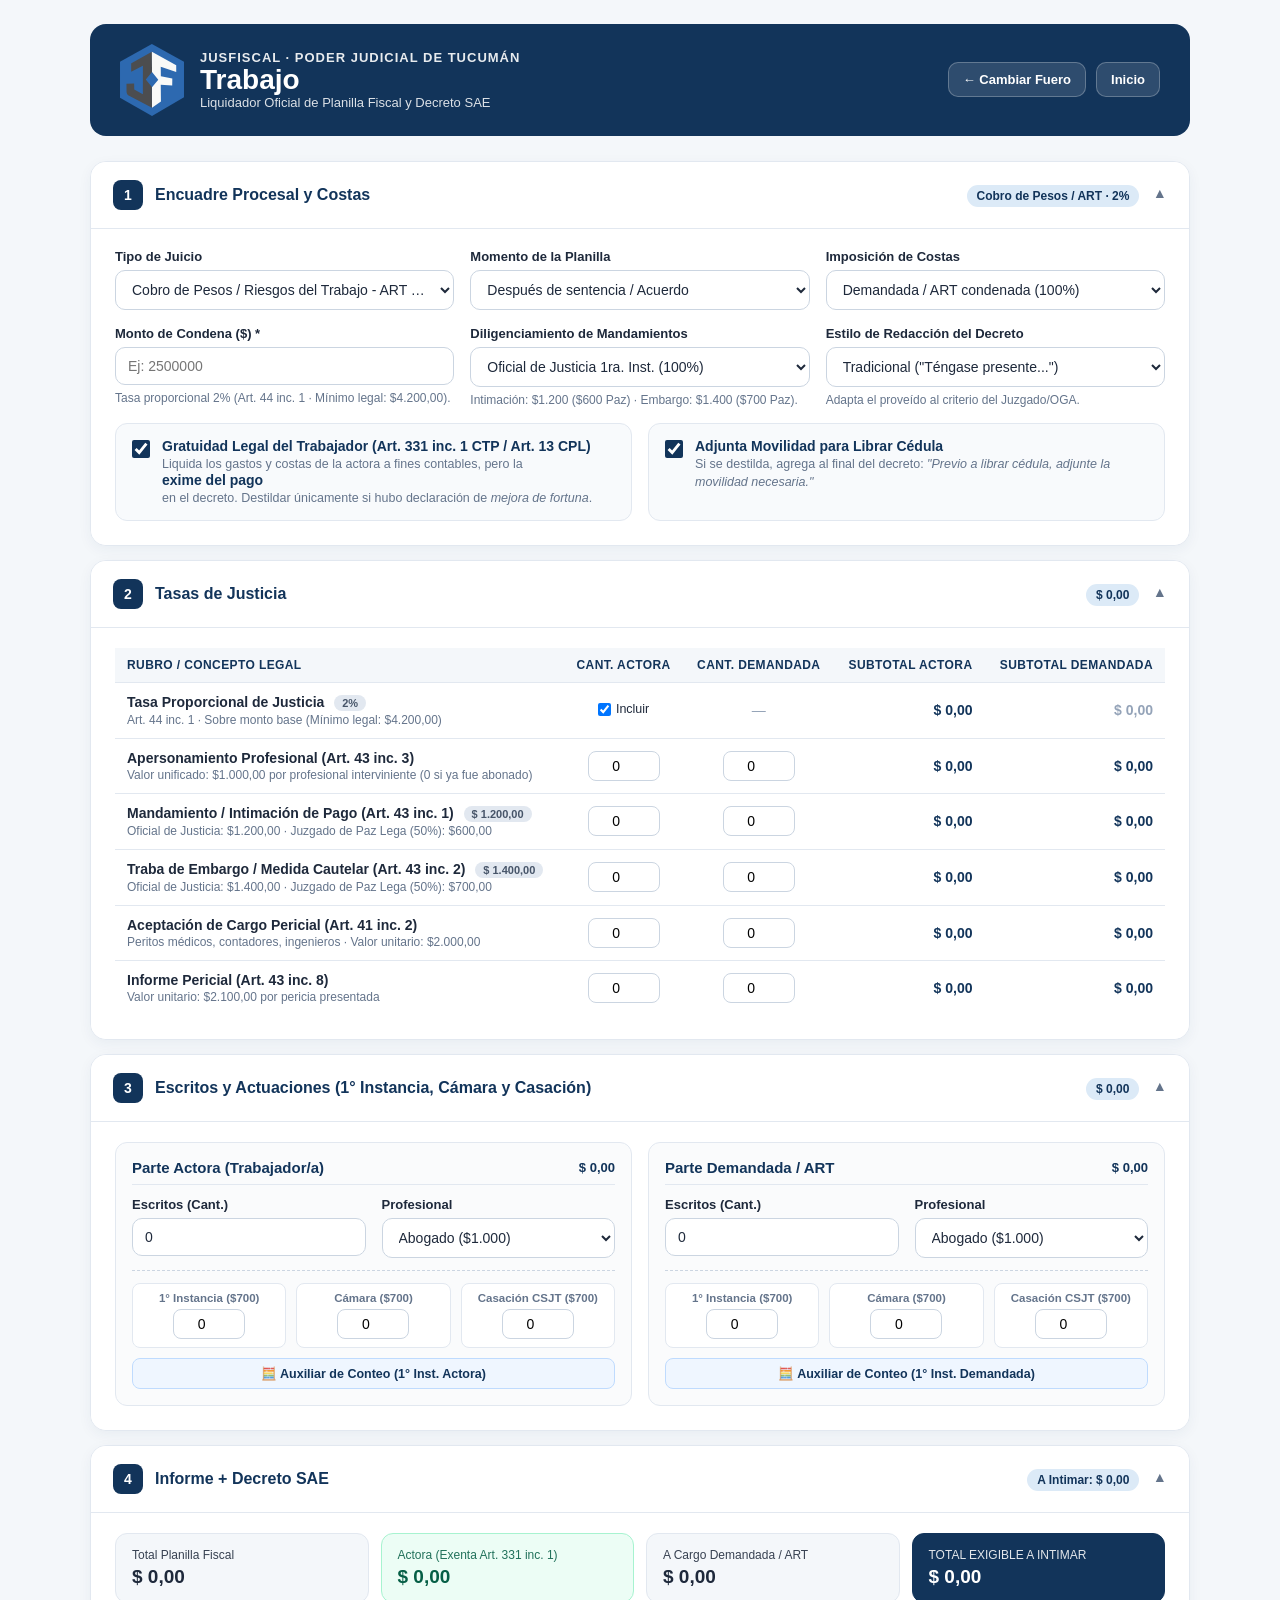
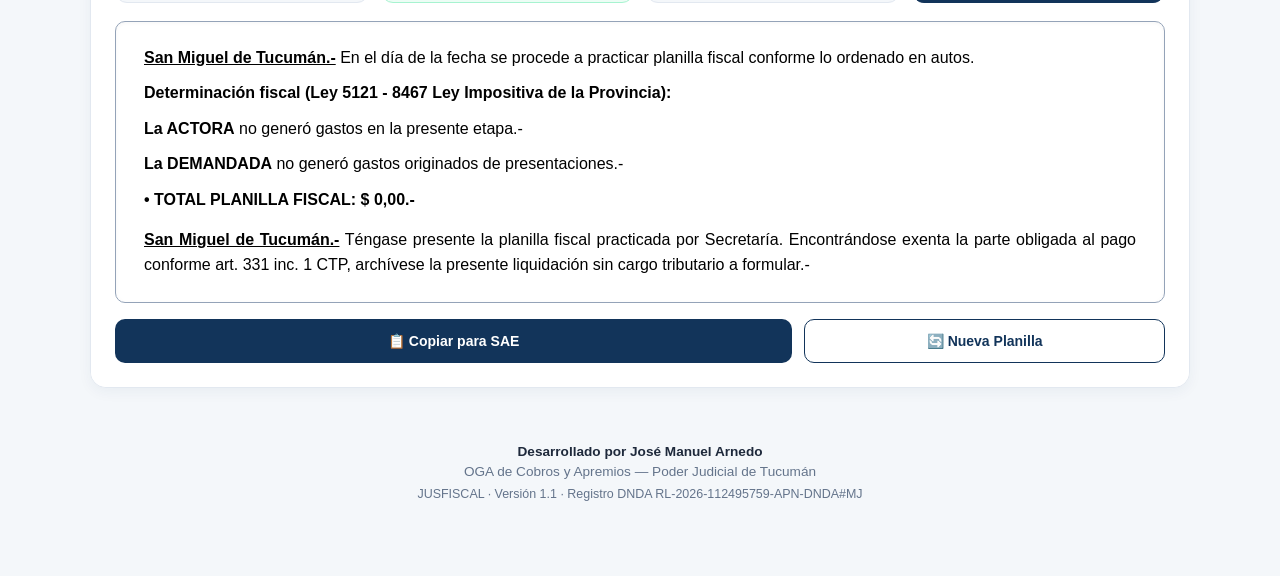
<file: modulos/trabajo/index.html>
<!DOCTYPE html>
<html lang="es">

<head>
  <meta charset="UTF-8" />
  <meta name="viewport" content="width=device-width, initial-scale=1.0" />
  <title>Trabajo | JUSFISCAL</title>
  <link rel="stylesheet" href="../../css/jusfiscal.css" />
  <script src="../../js/jusfiscal-core.js"></script>
</head>

<body>

  <div class="jf-module-wrap">

    <header class="jf-header">
      <div class="jf-brand">
        <img src="../../assets/logo-jusfiscal.svg" alt="JUSFISCAL" class="jf-logo" />
        <div class="jf-title-group">
          <span class="jf-app">JUSFISCAL · Poder Judicial de Tucumán</span>
          <h1 class="jf-module">Trabajo</h1>
          <span class="jf-subtitle">Liquidador Oficial de Planilla Fiscal y Decreto SAE</span>
        </div>
      </div>
      <div class="header-actions">
        <a href="../../liquidar.html" class="btn-jf">← Cambiar Fuero</a>
        <a href="../../index.html" class="btn-jf">Inicio</a>
      </div>
    </header>

    <div class="accordion-list">

      <!-- ACORDEÓN 1 -->
      <div class="accordion-item open" id="acc-1">
        <button type="button" class="accordion-header" onclick="toggleAccordion('acc-1')">
          <div class="accordion-title-wrap">
            <span class="accordion-step">1</span>
            <span class="accordion-title">Encuadre Procesal y Costas</span>
          </div>
          <div>
            <span class="accordion-badge" id="badge-acc-1">Cobro de Pesos / ART · 2%</span>
            <span class="accordion-chevron">▼</span>
          </div>
        </button>
        <div class="accordion-body">
          <div class="grid-3">
            <div class="field-group">
              <label for="tipoJuicio">Tipo de Juicio</label>
              <select id="tipoJuicio" onchange="aplicarReglasProcesales()">
                <option value="cobro_pesos">Cobro de Pesos / Riesgos del Trabajo - ART (2%)</option>
                <option value="homologacion">Homologación de Convenio - Art. 15 LCT (2%)</option>
                <option value="desalojo_comodato">Desalojo Laboral - Vivienda en Comodato (Indet. $6.300)</option>
                <option value="amparo">Amparo / Tutela Sindical (Indet. $6.300)</option>
                <option value="ejecucion">Ejecución de Sentencia / Honorarios (1%)</option>
                <option value="residual">Especiales / Residual sin monto (Indet. $6.300)</option>
              </select>
            </div>

            <div class="field-group">
              <label for="momentoPlanilla">Momento de la Planilla</label>
              <select id="momentoPlanilla" onchange="aplicarReglasProcesales()">
                <option value="despues">Después de sentencia / Acuerdo</option>
                <option value="antes">Antes de sentencia</option>
                <option value="complementaria">Complementaria</option>
              </select>
            </div>

            <div class="field-group">
              <label for="costas">Imposición de Costas</label>
              <select id="costas" onchange="aplicarReglasProcesales()">
                <option value="demandada">Demandada / ART condenada (100%)</option>
                <option value="prorrateadas">Prorrateadas (Porcentajes)</option>
                <option value="convenidas">Convenidas (100% Empleadora - Homologación)</option>
                <option value="orden">Por su orden (50% / 50%)</option>
                <option value="actora">Actora condenada (100%)</option>
              </select>
            </div>
          </div>

          <div class="prorrateo-box" id="boxProrrateo">
            <div>
              <strong style="color:var(--primary); font-size:13.5px; display:block;">Distribución Porcentual de Costas
                (Cámara / Casación)</strong>
              <span style="font-size:12px; color:var(--muted);">La suma de ambos porcentajes debe ser igual a
                100%.</span>
            </div>
            <div style="display:flex; gap:14px; align-items:center;">
              <div class="field-group">
                <label for="pctActora">% Actora</label>
                <input type="number" id="pctActora" class="input-mini" min="0" max="100" value="40"
                  oninput="sincronizarPorcentajes('actora')" />
              </div>
              <div class="field-group">
                <label for="pctDemandada">% Demandada</label>
                <input type="number" id="pctDemandada" class="input-mini" min="0" max="100" value="60"
                  oninput="sincronizarPorcentajes('demandada')" />
              </div>
            </div>
          </div>

          <div class="grid-3" style="margin-top: 16px;">
            <div class="field-group">
              <label for="montoBase" id="lblMontoBase">Monto de Condena / Acuerdo ($) *</label>
              <input type="number" id="montoBase" min="0" step="0.01" placeholder="Ej: 2500000"
                oninput="recalcularTodo()" />
              <span class="field-hint" id="hintMontoBase">Tasa proporcional 2% con mínimo legal de $4.200,00.</span>
            </div>

            <div class="field-group">
              <label for="jurisdiccionDilig">Diligenciamiento de Mandamientos</label>
              <select id="jurisdiccionDilig" onchange="recalcularTodo()">
                <option value="capital">Oficial de Justicia 1ra. Inst. (100%)</option>
                <option value="paz">Juzgado de Paz Lega (50%)</option>
              </select>
              <span class="field-hint">Intimación: $1.200 ($600 Paz) · Embargo: $1.400 ($700 Paz).</span>
            </div>

            <div class="field-group">
              <label for="estiloRedaccion">Estilo de Redacción del Decreto</label>
              <select id="estiloRedaccion" onchange="recalcularTodo()">
                <option value="tradicional">Tradicional ("Téngase presente...")</option>
                <option value="lenguaje_claro">Lenguaje Claro / 1ra. Persona ("Tengo presente...")</option>
              </select>
              <span class="field-hint">Adapta el proveído al criterio del Juzgado/OGA.</span>
            </div>
          </div>

          <div class="grid-2" style="margin-top: 16px;">
            <label class="check-card">
              <input type="checkbox" id="gratuidadTrabajador" checked onchange="recalcularTodo()" />
              <div>
                <strong>Gratuidad Legal del Trabajador (Art. 331 inc. 1 CTP / Art. 13 CPL)</strong>
                <span>Liquida los gastos y costas de la actora a fines contables, pero la <strong>exime del
                    pago</strong> en el decreto. Destildar únicamente si hubo declaración de <em>mejora de
                    fortuna</em>.</span>
              </div>
            </label>

            <label class="check-card">
              <input type="checkbox" id="adjuntaMovilidad" checked onchange="recalcularTodo()" />
              <div>
                <strong>Adjunta Movilidad para Librar Cédula</strong>
                <span>Si se destilda, agrega al final del decreto: <em>"Previo a librar cédula, adjunte la movilidad
                    necesaria."</em></span>
              </div>
            </label>
          </div>
        </div>
      </div>

      <!-- ACORDEÓN 2 -->
      <div class="accordion-item open" id="acc-2">
        <button type="button" class="accordion-header" onclick="toggleAccordion('acc-2')">
          <div class="accordion-title-wrap">
            <span class="accordion-step">2</span>
            <span class="accordion-title">Tasas de Justicia</span>
          </div>
          <div>
            <span class="accordion-badge" id="badge-acc-2">$ 0,00</span>
            <span class="accordion-chevron">▼</span>
          </div>
        </button>
        <div class="accordion-body">
          <table class="tasas-table">
            <thead>
              <tr>
                <th>Rubro / Concepto Legal</th>
                <th style="text-align:center;">Cant. Actora</th>
                <th style="text-align:center;">Cant. Demandada</th>
                <th style="text-align:right;">Subtotal Actora</th>
                <th style="text-align:right;">Subtotal Demandada</th>
              </tr>
            </thead>
            <tbody>
              <tr id="rowTasaProp">
                <td>
                  <span class="tasa-title">Tasa Proporcional de Justicia <span class="tag-regla"
                      id="tagAlicuota">2%</span></span>
                  <span class="tasa-sub" id="subTasaProp">Art. 44 inc. 1 · Sobre monto de condena (Mínimo legal:
                    $4.200,00)</span>
                </td>
                <td style="text-align:center;">
                  <label style="font-size:12.5px; display:inline-flex; align-items:center; gap:5px; cursor:pointer;">
                    <input type="checkbox" id="incluirTasaProp" checked onchange="recalcularTodo()" /> Incluir
                  </label>
                </td>
                <td style="text-align:center; color:#94a3b8;">—</td>
                <td class="tasa-monto" id="montoTasaPropAct">$ 0,00</td>
                <td class="tasa-monto" style="color:#94a3b8;">$ 0,00</td>
              </tr>

              <tr id="rowApers">
                <td>
                  <span class="tasa-title">Apersonamiento Profesional (Art. 43 inc. 3)</span>
                  <span class="tasa-sub">Valor unificado: $1.000,00 por profesional interviniente (0 si ya fue
                    abonado)</span>
                </td>
                <td style="text-align:center;"><input type="number" id="cantApersAct" class="input-mini" min="0"
                    value="0" oninput="recalcularTodo()" /></td>
                <td style="text-align:center;"><input type="number" id="cantApersDem" class="input-mini" min="0"
                    value="0" oninput="recalcularTodo()" /></td>
                <td class="tasa-monto" id="montoApersAct">$ 0,00</td>
                <td class="tasa-monto" id="montoApersDem">$ 0,00</td>
              </tr>

              <tr>
                <td>
                  <span class="tasa-title">Mandamiento / Intimación de Pago (Art. 43 inc. 1) <span class="tag-regla"
                      id="tagInt">$1.200</span></span>
                  <span class="tasa-sub">Oficial de Justicia: $1.200,00 · Juzgado de Paz Lega (50%): $600,00</span>
                </td>
                <td style="text-align:center;"><input type="number" id="cantIntAct" class="input-mini" min="0" value="0"
                    oninput="recalcularTodo()" /></td>
                <td style="text-align:center;"><input type="number" id="cantIntDem" class="input-mini" min="0" value="0"
                    oninput="recalcularTodo()" /></td>
                <td class="tasa-monto" id="montoIntAct">$ 0,00</td>
                <td class="tasa-monto" id="montoIntDem">$ 0,00</td>
              </tr>

              <tr>
                <td>
                  <span class="tasa-title">Traba de Embargo / Medida Cautelar (Art. 43 inc. 2) <span class="tag-regla"
                      id="tagEmb">$1.400</span></span>
                  <span class="tasa-sub">Oficial de Justicia: $1.400,00 · Juzgado de Paz Lega (50%): $700,00</span>
                </td>
                <td style="text-align:center;"><input type="number" id="cantEmbAct" class="input-mini" min="0" value="0"
                    oninput="recalcularTodo()" /></td>
                <td style="text-align:center;"><input type="number" id="cantEmbDem" class="input-mini" min="0" value="0"
                    oninput="recalcularTodo()" /></td>
                <td class="tasa-monto" id="montoEmbAct">$ 0,00</td>
                <td class="tasa-monto" id="montoEmbDem">$ 0,00</td>
              </tr>

              <tr>
                <td>
                  <span class="tasa-title">Aceptación de Cargo Pericial (Art. 41 inc. 2)</span>
                  <span class="tasa-sub">Peritos médicos, contadores, ingenieros · Valor unitario: $2.000,00</span>
                </td>
                <td style="text-align:center;"><input type="number" id="cantAcepAct" class="input-mini" min="0"
                    value="0" oninput="recalcularTodo()" /></td>
                <td style="text-align:center;"><input type="number" id="cantAcepDem" class="input-mini" min="0"
                    value="0" oninput="recalcularTodo()" /></td>
                <td class="tasa-monto" id="montoAcepAct">$ 0,00</td>
                <td class="tasa-monto" id="montoAcepDem">$ 0,00</td>
              </tr>

              <tr>
                <td>
                  <span class="tasa-title">Informe Pericial (Art. 43 inc. 8)</span>
                  <span class="tasa-sub">Valor unitario: $2.100,00 por pericia presentada</span>
                </td>
                <td style="text-align:center;"><input type="number" id="cantInfAct" class="input-mini" min="0" value="0"
                    oninput="recalcularTodo()" /></td>
                <td style="text-align:center;"><input type="number" id="cantInfDem" class="input-mini" min="0" value="0"
                    oninput="recalcularTodo()" /></td>
                <td class="tasa-monto" id="montoInfAct">$ 0,00</td>
                <td class="tasa-monto" id="montoInfDem">$ 0,00</td>
              </tr>
            </tbody>
          </table>
        </div>
      </div>

      <!-- ACORDEÓN 3 -->
      <div class="accordion-item open" id="acc-3">
        <button type="button" class="accordion-header" onclick="toggleAccordion('acc-3')">
          <div class="accordion-title-wrap">
            <span class="accordion-step">3</span>
            <span class="accordion-title">Escritos y Actuaciones (1° Instancia, Cámara y Casación)</span>
          </div>
          <div>
            <span class="accordion-badge" id="badge-acc-3">$ 0,00</span>
            <span class="accordion-chevron">▼</span>
          </div>
        </button>
        <div class="accordion-body">
          <div class="grid-2">
            <div class="part-box">
              <h4>
                <span>Parte Actora (Trabajador/a)</span>
                <span style="font-size:13px;" id="totBloqueActora">$ 0,00</span>
              </h4>
              <div class="grid-2">
                <div class="field-group">
                  <label for="cantEscritosAct">Escritos (Cant.)</label>
                  <input type="number" id="cantEscritosAct" min="0" value="0" oninput="recalcularTodo()" />
                </div>
                <div class="field-group">
                  <label for="profEscritosAct">Profesional</label>
                  <select id="profEscritosAct" onchange="recalcularTodo()">
                    <option value="1000">Abogado ($1.000)</option>
                    <option value="500">Procurador ($500)</option>
                  </select>
                </div>
              </div>

              <div class="instancias-grid">
                <div class="inst-item">
                  <span>1° Instancia ($700)</span>
                  <input type="number" id="act1Act" class="input-mini" min="0" value="0" oninput="recalcularTodo()" />
                </div>
                <div class="inst-item">
                  <span>Cámara ($700)</span>
                  <input type="number" id="actCamAct" class="input-mini" min="0" value="0" oninput="recalcularTodo()" />
                </div>
                <div class="inst-item">
                  <span>Casación CSJT ($700)</span>
                  <input type="number" id="actCasAct" class="input-mini" min="0" value="0" oninput="recalcularTodo()" />
                </div>
              </div>

              <button type="button" class="btn-auxiliar" style="margin-top:10px; width:100%; justify-content:center;"
                onclick="abrirModalConteo('actora', '🧮 Auxiliar de Conteo — Parte Actora (1° Inst.)')">
                🧮 Auxiliar de Conteo (1° Inst. Actora)
              </button>
            </div>

            <div class="part-box">
              <h4>
                <span>Parte Demandada / ART</span>
                <span style="font-size:13px;" id="totBloqueDemandada">$ 0,00</span>
              </h4>
              <div class="grid-2">
                <div class="field-group">
                  <label for="cantEscritosDem">Escritos (Cant.)</label>
                  <input type="number" id="cantEscritosDem" min="0" value="0" oninput="recalcularTodo()" />
                </div>
                <div class="field-group">
                  <label for="profEscritosDem">Profesional</label>
                  <select id="profEscritosDem" onchange="recalcularTodo()">
                    <option value="1000">Abogado ($1.000)</option>
                    <option value="500">Procurador ($500)</option>
                  </select>
                </div>
              </div>

              <div class="instancias-grid">
                <div class="inst-item">
                  <span>1° Instancia ($700)</span>
                  <input type="number" id="act1Dem" class="input-mini" min="0" value="0" oninput="recalcularTodo()" />
                </div>
                <div class="inst-item">
                  <span>Cámara ($700)</span>
                  <input type="number" id="actCamDem" class="input-mini" min="0" value="0" oninput="recalcularTodo()" />
                </div>
                <div class="inst-item">
                  <span>Casación CSJT ($700)</span>
                  <input type="number" id="actCasDem" class="input-mini" min="0" value="0" oninput="recalcularTodo()" />
                </div>
              </div>

              <button type="button" class="btn-auxiliar" style="margin-top:10px; width:100%; justify-content:center;"
                onclick="abrirModalConteo('demandada', '🧮 Auxiliar de Conteo — Parte Demandada (1° Inst.)')">
                🧮 Auxiliar de Conteo (1° Inst. Demandada)
              </button>
            </div>
          </div>
        </div>
      </div>

      <!-- ACORDEÓN 4 -->
      <div class="accordion-item open" id="acc-4">
        <button type="button" class="accordion-header" onclick="toggleAccordion('acc-4')">
          <div class="accordion-title-wrap">
            <span class="accordion-step">4</span>
            <span class="accordion-title">Informe + Decreto SAE</span>
          </div>
          <div>
            <span class="accordion-badge" id="badge-acc-4">A Intimar: $ 0,00</span>
            <span class="accordion-chevron">▼</span>
          </div>
        </button>
        <div class="accordion-body">
          <div class="resumen-strip cols-4">
            <div class="resumen-card">
              <span>Total Planilla Fiscal</span>
              <strong id="cardTotGeneral">$ 0,00</strong>
            </div>
            <div class="resumen-card exento">
              <span id="lblCardActora">Actora (Exenta Art. 331 inc. 1)</span>
              <strong id="cardCargoActora">$ 0,00</strong>
            </div>
            <div class="resumen-card">
              <span>A Cargo Demandada / ART</span>
              <strong id="cardCargoDemandada">$ 0,00</strong>
            </div>
            <div class="resumen-card total">
              <span>TOTAL EXIGIBLE A INTIMAR</span>
              <strong id="cardTotalIntimar">$ 0,00</strong>
            </div>
          </div>

          <div id="salidaSAE" class="sae-output-box" contenteditable="true"></div>

          <div class="sae-actions">
            <button type="button" class="btn-primary-jf" onclick="copiarParaSAE()">📋 Copiar para SAE</button>
            <button type="button" class="btn-secondary-jf" onclick="nuevaPlanilla()">🔄 Nueva Planilla</button>
          </div>
          <div id="copyFeedback" class="copy-feedback">✓ Planilla y Decreto copiados al portapapeles (Arial 12
            justificado). Listo para pegar en el SAE.</div>
        </div>
      </div>

    </div>

    <footer class="jf-footer"
      style="text-align: center; padding: 24px 16px; color: #64748b; font-size: 0.85rem; line-height: 1.5;">
      <div id="autorFirma" style="font-weight: 700; color: #1e293b;">
        Desarrollado por José Manuel Arnedo
      </div>
      <div>OGA de Cobros y Apremios — Poder Judicial de Tucumán</div>
      <div style="font-size: 0.78rem; margin-top: 2px;">JUSFISCAL · Versión 1.1 · Registro DNDA RL-2026-112495759-APN-DNDA#MJ</div>
    </footer>

  </div>

  <!-- MODAL AUXILIAR DE CONTEO -->
  <div class="modal-backdrop" id="modalConteo">
    <div class="modal-card">
      <div class="modal-header">
        <h3 id="modalConteoTitulo">🧮 Auxiliar de Conteo de Actuaciones</h3>
        <button type="button" class="modal-close" onclick="cerrarModalConteo()">✕</button>
      </div>
      <div class="conteo-grid">
        <div class="conteo-row"><span>Decretos</span><input type="number" class="cnt-cat" min="0" value="0"
            oninput="actualizarTotalModal()" /></div>
        <div class="conteo-row"><span>Notas actuariales</span><input type="number" class="cnt-cat" min="0" value="0"
            oninput="actualizarTotalModal()" /></div>
        <div class="conteo-row"><span>Informes</span><input type="number" class="cnt-cat" min="0" value="0"
            oninput="actualizarTotalModal()" /></div>
        <div class="conteo-row"><span>Sentencias</span><input type="number" class="cnt-cat" min="0" value="0"
            oninput="actualizarTotalModal()" /></div>
        <div class="conteo-row"><span>Cédulas</span><input type="number" class="cnt-cat" min="0" value="0"
            oninput="actualizarTotalModal()" /></div>
        <div class="conteo-row"><span>Mandamientos</span><input type="number" class="cnt-cat" min="0" value="0"
            oninput="actualizarTotalModal()" /></div>
        <div class="conteo-row"><span>Oficios</span><input type="number" class="cnt-cat" min="0" value="0"
            oninput="actualizarTotalModal()" /></div>
        <div class="conteo-row"><span>Escritos varios</span><input type="number" class="cnt-cat" min="0" value="0"
            oninput="actualizarTotalModal()" /></div>
      </div>
      <div class="modal-footer">
        <div class="modal-total-badge">TOTAL: <span id="modalTotalNum">0</span> fojas</div>
        <div style="display:flex; gap:8px;">
          <button type="button" class="btn-secondary-jf" style="padding:8px 14px;"
            onclick="limpiarModalConteo()">Limpiar</button>
          <button type="button" class="btn-primary-jf" style="padding:8px 16px;"
            onclick="aplicarConteo()">Aplicar</button>
        </div>
      </div>
    </div>
  </div>

  <script>
    const T = window.JUSFISCAL_TARIFAS;

    function sincronizarPorcentajes(origen) {
      const inpAct = document.getElementById('pctActora');
      const inpDem = document.getElementById('pctDemandada');
      let vAct = parseFloat(inpAct.value) || 0;
      let vDem = parseFloat(inpDem.value) || 0;
      if (origen === 'actora') {
        vAct = Math.max(0, Math.min(100, vAct));
        inpAct.value = vAct;
        inpDem.value = +(100 - vAct).toFixed(2);
      } else {
        vDem = Math.max(0, Math.min(100, vDem));
        inpDem.value = vDem;
        inpAct.value = +(100 - vDem).toFixed(2);
      }
      recalcularTodo();
    }

    function aplicarConteo() {
      const total = actualizarTotalModal();
      if (window._jfDestinoConteo === 'actora') {
        document.getElementById('act1Act').value = total;
      } else {
        document.getElementById('act1Dem').value = total;
      }
      cerrarModalConteo();
      recalcularTodo();
    }

    function aplicarReglasProcesales() {
      const tipo = document.getElementById('tipoJuicio').value;
      const momento = document.getElementById('momentoPlanilla').value;
      const costasSel = document.getElementById('costas');
      const esComplementaria = momento === 'complementaria';
      const esIndeterminado = ['desalojo_comodato', 'amparo', 'residual'].includes(tipo);

      const montoInput = document.getElementById('montoBase');
      const lblMonto = document.getElementById('lblMontoBase');
      const hintMonto = document.getElementById('hintMontoBase');

      const chkTasaProp = document.getElementById('incluirTasaProp');
      const rowTasaProp = document.getElementById('rowTasaProp');
      const rowApers = document.getElementById('rowApers');
      const cantApersAct = document.getElementById('cantApersAct');
      const cantApersDem = document.getElementById('cantApersDem');

      if (tipo === 'homologacion' && costasSel.value === 'demandada') {
        costasSel.value = 'convenidas';
      }

      document.getElementById('boxProrrateo').classList.toggle('visible', costasSel.value === 'prorrateadas');

      if (esComplementaria) {
        montoInput.disabled = true;
        hintMonto.textContent = 'Inhabilitado en Planilla Complementaria (liquidado en planilla anterior).';
        chkTasaProp.checked = false;
        chkTasaProp.disabled = true;
        rowTasaProp.classList.add('row-disabled');
        cantApersAct.value = 0;
        cantApersDem.value = 0;
        cantApersAct.disabled = true;
        cantApersDem.disabled = true;
        rowApers.classList.add('row-disabled');
      } else {
        chkTasaProp.disabled = false;
        rowTasaProp.classList.remove('row-disabled');
        cantApersAct.disabled = false;
        cantApersDem.disabled = false;
        rowApers.classList.remove('row-disabled');

        if (esIndeterminado) {
          montoInput.value = '';
          montoInput.disabled = true;
          lblMonto.textContent = 'Monto Indeterminado (Tasa Fija)';
          hintMonto.textContent = tipo === 'desalojo_comodato'
            ? 'Vivienda en comodato laboral sin canon locativo: aplica tasa fija de $6.300,00 (Art. 44 inc. 11).'
            : 'Aplica tasa fija por monto indeterminado de $6.300,00 (Art. 44 inc. 11).';
        } else {
          montoInput.disabled = false;
          if (tipo === 'homologacion') {
            lblMonto.textContent = 'Monto del Acuerdo Homologado ($) *';
            hintMonto.textContent = 'Tasa proporcional 2% sobre monto convenido (Mínimo legal: $4.200,00).';
          } else if (tipo === 'ejecucion') {
            lblMonto.textContent = 'Monto de Ejecución ($) *';
            hintMonto.textContent = 'Tasa proporcional 1% (Art. 44 inc. 1 · Mínimo legal: $4.200,00).';
          } else {
            lblMonto.textContent = 'Monto de Condena ($) *';
            hintMonto.textContent = 'Tasa proporcional 2% (Art. 44 inc. 1 · Mínimo legal: $4.200,00).';
          }
        }
      }

      recalcularTodo();
    }

    function recalcularTodo() {
      const tipo = document.getElementById('tipoJuicio').value;
      const momento = document.getElementById('momentoPlanilla').value;
      const costas = document.getElementById('costas').value;
      const juris = document.getElementById('jurisdiccionDilig').value;
      const estilo = document.getElementById('estiloRedaccion').value;
      const esComplementaria = momento === 'complementaria';
      const esIndeterminado = ['desalojo_comodato', 'amparo', 'residual'].includes(tipo);
      const montoBase = parseFloat(document.getElementById('montoBase').value) || 0;
      const exentoTrabajador = document.getElementById('gratuidadTrabajador').checked;
      const adjuntaMovilidad = document.getElementById('adjuntaMovilidad').checked;

      const etiquetasJuicio = {
        cobro_pesos: 'Cobro de Pesos / ART · 2%',
        homologacion: 'Homologación Art. 15 LCT · 2%',
        desalojo_comodato: 'Desalojo Comodato · Indet.',
        amparo: 'Amparo / Tutela · Indet.',
        ejecucion: 'Ejecución · 1%',
        residual: 'Especiales / Residual · Indet.'
      };
      document.getElementById('badge-acc-1').textContent = etiquetasJuicio[tipo] + (esComplementaria ? ' · Complementaria' : '');

      let tasaProp = 0;
      const incluirTasa = !esComplementaria && document.getElementById('incluirTasaProp').checked;
      const tagAlicuota = document.getElementById('tagAlicuota');
      const subTasaProp = document.getElementById('subTasaProp');

      if (esIndeterminado) {
        tagAlicuota.textContent = 'Fija $6.300';
        subTasaProp.textContent = 'Art. 44 inc. 11 · Juicio de valor indeterminado ($6.300,00)';
        if (incluirTasa) tasaProp = T.tasaIndeterminada;
      } else {
        const alicuota = tipo === 'ejecucion' ? 0.01 : 0.02;
        tagAlicuota.textContent = alicuota === 0.01 ? '1%' : '2%';
        subTasaProp.textContent = 'Art. 44 inc. 1 · Sobre monto base (Mínimo legal: $4.200,00)';
        if (incluirTasa && montoBase > 0) {
          tasaProp = Math.max(T.minTasaProp, montoBase * alicuota);
        }
      }
      document.getElementById('montoTasaPropAct').textContent = formatMoney(tasaProp);

      const cantApersAct = esComplementaria ? 0 : (parseInt(document.getElementById('cantApersAct').value) || 0);
      const cantApersDem = esComplementaria ? 0 : (parseInt(document.getElementById('cantApersDem').value) || 0);
      const subApersAct = cantApersAct * T.apersonamiento;
      const subApersDem = cantApersDem * T.apersonamiento;
      document.getElementById('montoApersAct').textContent = formatMoney(subApersAct);
      document.getElementById('montoApersDem').textContent = formatMoney(subApersDem);

      const multDilig = juris === 'paz' ? 0.5 : 1;
      const unitInt = T.intimacionBase * multDilig;
      const unitEmb = T.embargoBase * multDilig;
      document.getElementById('tagInt').textContent = formatMoney(unitInt);
      document.getElementById('tagEmb').textContent = formatMoney(unitEmb);

      const cantIntAct = parseInt(document.getElementById('cantIntAct').value) || 0;
      const cantIntDem = parseInt(document.getElementById('cantIntDem').value) || 0;
      const subIntAct = cantIntAct * unitInt;
      const subIntDem = cantIntDem * unitInt;
      document.getElementById('montoIntAct').textContent = formatMoney(subIntAct);
      document.getElementById('montoIntDem').textContent = formatMoney(subIntDem);

      const cantEmbAct = parseInt(document.getElementById('cantEmbAct').value) || 0;
      const cantEmbDem = parseInt(document.getElementById('cantEmbDem').value) || 0;
      const subEmbAct = cantEmbAct * unitEmb;
      const subEmbDem = cantEmbDem * unitEmb;
      document.getElementById('montoEmbAct').textContent = formatMoney(subEmbAct);
      document.getElementById('montoEmbDem').textContent = formatMoney(subEmbDem);

      const cantAcepAct = parseInt(document.getElementById('cantAcepAct').value) || 0;
      const cantAcepDem = parseInt(document.getElementById('cantAcepDem').value) || 0;
      const subAcepAct = cantAcepAct * T.aceptacion;
      const subAcepDem = cantAcepDem * T.aceptacion;
      document.getElementById('montoAcepAct').textContent = formatMoney(subAcepAct);
      document.getElementById('montoAcepDem').textContent = formatMoney(subAcepDem);

      const cantInfAct = parseInt(document.getElementById('cantInfAct').value) || 0;
      const cantInfDem = parseInt(document.getElementById('cantInfDem').value) || 0;
      const subInfAct = cantInfAct * T.pericia;
      const subInfDem = cantInfDem * T.pericia;
      document.getElementById('montoInfAct').textContent = formatMoney(subInfAct);
      document.getElementById('montoInfDem').textContent = formatMoney(subInfDem);

      const tasasActora = tasaProp + subApersAct + subIntAct + subEmbAct + subAcepAct + subInfAct;
      const tasasDemandada = subApersDem + subIntDem + subEmbDem + subAcepDem + subInfDem;
      document.getElementById('badge-acc-2').textContent = formatMoney(tasasActora + tasasDemandada);

      const cantEscAct = parseInt(document.getElementById('cantEscritosAct').value) || 0;
      const valEscAct = parseInt(document.getElementById('profEscritosAct').value) || 1000;
      const subEscAct = cantEscAct * valEscAct;

      const act1Act = parseInt(document.getElementById('act1Act').value) || 0;
      const actCamAct = parseInt(document.getElementById('actCamAct').value) || 0;
      const actCasAct = parseInt(document.getElementById('actCasAct').value) || 0;
      const subActAct = (act1Act + actCamAct + actCasAct) * T.actuacion;
      document.getElementById('totBloqueActora').textContent = formatMoney(subEscAct + subActAct);

      const cantEscDem = parseInt(document.getElementById('cantEscritosDem').value) || 0;
      const valEscDem = parseInt(document.getElementById('profEscritosDem').value) || 1000;
      const subEscDem = cantEscDem * valEscDem;

      const act1Dem = parseInt(document.getElementById('act1Dem').value) || 0;
      const actCamDem = parseInt(document.getElementById('actCamDem').value) || 0;
      const actCasDem = parseInt(document.getElementById('actCasDem').value) || 0;
      const subActDem = (act1Dem + actCamDem + actCasDem) * T.actuacion;
      document.getElementById('totBloqueDemandada').textContent = formatMoney(subEscDem + subActDem);

      document.getElementById('badge-acc-3').textContent = formatMoney(subEscAct + subActAct + subEscDem + subActDem);

      const devengadoActora = tasasActora + subEscAct + subActAct;
      const devengadoDemandada = tasasDemandada + subEscDem + subActDem;
      const totalGeneral = devengadoActora + devengadoDemandada;

      let pctAct = 0;
      let pctDem = 100;
      if (costas === 'actora') { pctAct = 100; pctDem = 0; }
      else if (costas === 'orden') { pctAct = 50; pctDem = 50; }
      else if (costas === 'prorrateadas') {
        pctAct = parseFloat(document.getElementById('pctActora').value) || 0;
        pctDem = parseFloat(document.getElementById('pctDemandada').value) || 0;
      }

      let cargoActora = 0;
      let cargoDemandada = 0;
      if (momento === 'antes') {
        cargoActora = devengadoActora;
        cargoDemandada = devengadoDemandada;
      } else {
        cargoActora = +(totalGeneral * (pctAct / 100)).toFixed(2);
        cargoDemandada = +(totalGeneral * (pctDem / 100)).toFixed(2);
      }

      const exigibleActora = exentoTrabajador ? 0 : cargoActora;
      const totalIntimar = exigibleActora + cargoDemandada;

      document.getElementById('cardTotGeneral').textContent = formatMoney(totalGeneral);
      document.getElementById('lblCardActora').textContent = exentoTrabajador
        ? 'Actora (Exenta Art. 331 inc. 1)'
        : 'A Cargo Actora (Mejora Fortuna)';
      document.getElementById('cardCargoActora').textContent = formatMoney(cargoActora);
      document.getElementById('cardCargoDemandada').textContent = formatMoney(cargoDemandada);
      document.getElementById('cardTotalIntimar').textContent = formatMoney(totalIntimar);
      document.getElementById('badge-acc-4').textContent = `A Intimar: ${formatMoney(totalIntimar)}`;

      generarTextoSAE({
        tipo, momento, costas, estilo, esComplementaria, esIndeterminado,
        montoBase, exentoTrabajador, adjuntaMovilidad,
        tasaProp, incluirTasa,
        cantApersAct, subApersAct, cantApersDem, subApersDem,
        cantIntAct, subIntAct, cantIntDem, subIntDem,
        cantEmbAct, subEmbAct, cantEmbDem, subEmbDem,
        cantAcepAct, subAcepAct, cantAcepDem, subAcepDem,
        cantInfAct, subInfAct, cantInfDem, subInfDem,
        cantEscAct, subEscAct, cantEscDem, subEscDem,
        act1Act, actCamAct, actCasAct,
        act1Dem, actCamDem, actCasDem,
        devengadoActora, devengadoDemandada, totalGeneral,
        pctAct, pctDem, cargoActora, cargoDemandada, exigibleActora, totalIntimar
      });
    }

    function generarTextoSAE(d) {
      const lineas = [];
      const intro = d.esComplementaria
        ? 'En el día de la fecha se procede a practicar <b>planilla fiscal complementaria</b> conforme lo ordenado en autos.'
        : 'En el día de la fecha se procede a practicar planilla fiscal conforme lo ordenado en autos.';

      lineas.push(`<p style="margin:0 0 8pt 0; text-align:justify;"><b><u>San Miguel de Tucumán.-</u></b> ${intro}</p>`);
      lineas.push(`<p style="margin:0 0 8pt 0; text-align:justify;"><b>Determinación fiscal (Ley 5121 - 8467 Ley Impositiva de la Provincia):</b></p>`);

      const ia = [];
      if (d.incluirTasa && d.tasaProp > 0) {
        if (d.esIndeterminado) {
          ia.push(`• ART. 44 INC. 11: IMPUESTO DE JUSTICIA (Monto indeterminado) = ${formatMoney(d.tasaProp)}.-`);
        } else {
          const pct = d.tipo === 'ejecucion' ? '1%' : '2%';
          ia.push(`• ART. 44 INC. 1: IMPUESTO DE JUSTICIA (${pct} s/ ${formatMoney(d.montoBase)}) = ${formatMoney(d.tasaProp)}.-`);
        }
      }
      if (d.subApersAct > 0) ia.push(`• ART. 43 INC. 3: APERSONAMIENTO X ${d.cantApersAct} = ${formatMoney(d.subApersAct)}.-`);
      if (d.subIntAct > 0) ia.push(`• ART. 43 INC. 1: MANDAMIENTO / INTIMACIÓN X ${d.cantIntAct} = ${formatMoney(d.subIntAct)}.-`);
      if (d.subEmbAct > 0) ia.push(`• ART. 43 INC. 2: EMBARGO / MEDIDA CAUTELAR X ${d.cantEmbAct} = ${formatMoney(d.subEmbAct)}.-`);
      if (d.subAcepAct > 0) ia.push(`• ART. 41 INC. 2: ACEPTACIÓN DE CARGO PERICIAL X ${d.cantAcepAct} = ${formatMoney(d.subAcepAct)}.-`);
      if (d.subInfAct > 0) ia.push(`• ART. 43 INC. 8: INFORME PERICIAL X ${d.cantInfAct} = ${formatMoney(d.subInfAct)}.-`);
      if (d.subEscAct > 0) ia.push(`• ART. 41 INC. 1: ESCRITOS PROFESIONALES X ${d.cantEscAct} = ${formatMoney(d.subEscAct)}.-`);
      if (d.act1Act > 0) ia.push(`• ART. 42 INC. 2: HOJAS DE ACTUACIÓN 1° INST. X ${d.act1Act} = ${formatMoney(d.act1Act * T.actuacion)}.-`);
      if (d.actCamAct > 0) ia.push(`• ART. 42 INC. 3: HOJAS DE ACTUACIÓN CÁMARA X ${d.actCamAct} = ${formatMoney(d.actCamAct * T.actuacion)}.-`);
      if (d.actCasAct > 0) ia.push(`• ART. 42 INC. 4: HOJAS DE ACTUACIÓN CASACIÓN (CSJT) X ${d.actCasAct} = ${formatMoney(d.actCasAct * T.actuacion)}.-`);

      if (ia.length === 0) {
        lineas.push(`<p style="margin:0 0 8pt 0; text-align:justify;"><b>La ACTORA</b> no generó gastos en la presente etapa.-</p>`);
      } else {
        lineas.push(`<p style="margin:0 0 3pt 0; text-align:justify;"><b>La ACTORA:</b></p>`);
        ia.forEach(x => lineas.push(`<p style="margin:0 0 2pt 0; text-align:justify;">${x}</p>`));
        lineas.push(`<p style="margin:3pt 0 8pt 0; text-align:justify;"><b>• SUBTOTAL ACTORA: ${formatMoney(d.devengadoActora)}.-</b></p>`);
      }

      const id = [];
      if (d.subApersDem > 0) id.push(`• ART. 43 INC. 3: APERSONAMIENTO X ${d.cantApersDem} = ${formatMoney(d.subApersDem)}.-`);
      if (d.subIntDem > 0) id.push(`• ART. 43 INC. 1: MANDAMIENTO / INTIMACIÓN X ${d.cantIntDem} = ${formatMoney(d.subIntDem)}.-`);
      if (d.subEmbDem > 0) id.push(`• ART. 43 INC. 2: EMBARGO / MEDIDA CAUTELAR X ${d.cantEmbDem} = ${formatMoney(d.subEmbDem)}.-`);
      if (d.subAcepDem > 0) id.push(`• ART. 41 INC. 2: ACEPTACIÓN DE CARGO PERICIAL X ${d.cantAcepDem} = ${formatMoney(d.subAcepDem)}.-`);
      if (d.subInfDem > 0) id.push(`• ART. 43 INC. 8: INFORME PERICIAL X ${d.cantInfDem} = ${formatMoney(d.subInfDem)}.-`);
      if (d.subEscDem > 0) id.push(`• ART. 41 INC. 1: ESCRITOS PROFESIONALES X ${d.cantEscDem} = ${formatMoney(d.subEscDem)}.-`);
      if (d.act1Dem > 0) id.push(`• ART. 42 INC. 2: HOJAS DE ACTUACIÓN 1° INST. X ${d.act1Dem} = ${formatMoney(d.act1Dem * T.actuacion)}.-`);
      if (d.actCamDem > 0) id.push(`• ART. 42 INC. 3: HOJAS DE ACTUACIÓN CÁMARA X ${d.actCamDem} = ${formatMoney(d.actCamDem * T.actuacion)}.-`);
      if (d.actCasDem > 0) id.push(`• ART. 42 INC. 4: HOJAS DE ACTUACIÓN CASACIÓN (CSJT) X ${d.actCasDem} = ${formatMoney(d.actCasDem * T.actuacion)}.-`);

      if (id.length === 0) {
        lineas.push(`<p style="margin:0 0 8pt 0; text-align:justify;"><b>La DEMANDADA</b> no generó gastos originados de presentaciones.-</p>`);
      } else {
        lineas.push(`<p style="margin:0 0 3pt 0; text-align:justify;"><b>La DEMANDADA:</b></p>`);
        id.forEach(x => lineas.push(`<p style="margin:0 0 2pt 0; text-align:justify;">${x}</p>`));
        lineas.push(`<p style="margin:3pt 0 8pt 0; text-align:justify;"><b>• SUBTOTAL DEMANDADA: ${formatMoney(d.devengadoDemandada)}.-</b></p>`);
      }

      lineas.push(`<p style="margin:6pt 0 12pt 0; text-align:justify;"><b>• TOTAL PLANILLA FISCAL: ${formatMoney(d.totalGeneral)}.-</b></p>`);

      if (d.momento !== 'antes' && (d.costas === 'prorrateadas' || d.costas === 'orden')) {
        lineas.push(`<p style="margin:0 0 12pt 0; text-align:justify;"><b>Distribución según imposición de costas (${d.pctAct}% Actora / ${d.pctDem}% Demandada):</b> Parte Actora: ${formatMoney(d.cargoActora)} · Parte Demandada: ${formatMoney(d.cargoDemandada)}.-</p>`);
      }

      let decreto = `<b><u>San Miguel de Tucumán.-</u></b> Téngase presente la planilla fiscal practicada por Secretaría. `;

      if (d.momento === 'antes') {
        if (d.cargoDemandada > 0) {
          decreto += `No habiendo condena en costas y gozando la parte actora del beneficio de gratuidad legal (art. 20 LCT, art. 13 CPL y art. 331 inc. 1 del Código Tributario Provincial), notifíquese a la parte <b>demandada</b> a fin que —dentro del término de <b>CINCO (5) DÍAS</b>— reponga los gastos devengados a su cargo por la suma de <b>${formatMoney(d.cargoDemandada)}</b>, bajo apercibimiento de formularse el correspondiente cargo tributario y remitirse los antecedentes a la Dirección General de Rentas de la Provincia.-`;
        } else {
          decreto += `No habiendo condena en costas y encontrándose la parte actora exenta del pago anticipado de tasas y sellados judiciales (art. 331 inc. 1 CTP y art. 13 CPL), resérvese para su oportunidad.-`;
        }
      } else {
        if (d.cargoActora > 0 && d.exentoTrabajador) {
          decreto += `En atención a lo dispuesto por el art. 331 inc. 1 del Código Tributario Provincial (Ley N° 5121), art. 20 de la LCT y art. 13 del CPL, declárase a la <b>parte actora EXENTA del pago</b> de la proporción de planilla fiscal a su cargo (${formatMoney(d.cargoActora)}). `;
        }

        if (d.cargoDemandada > 0 && d.exigibleActora > 0) {
          decreto += `Atento a la imposición de costas y declaración de mejora de fortuna dictada en autos, notifíquese a la <b>parte actora</b> por la suma de <b>${formatMoney(d.exigibleActora)}</b> y a la <b>parte demandada</b> por la suma de <b>${formatMoney(d.cargoDemandada)}</b> a fin que —dentro del término de <b>CINCO (5) DÍAS</b>— repongan la planilla fiscal a su cargo, bajo apercibimiento de formularse cargo tributario y remitirse los antecedentes a la Dirección General de Rentas de la Provincia.-`;
        } else if (d.cargoDemandada > 0) {
          const motivo = d.costas === 'convenidas'
            ? 'conforme lo convenido en el acuerdo homologado en autos'
            : 'atento a la condena en costas dispuesta en autos';
          decreto += `${motivo.charAt(0).toUpperCase() + motivo.slice(1)}, notifíquese a la parte <b>demandada</b> a fin que —dentro del término de <b>CINCO (5) DÍAS</b>— reponga la planilla fiscal a su cargo, la que asciende a la suma de <b>${formatMoney(d.cargoDemandada)}</b>, bajo apercibimiento de formularse el correspondiente cargo tributario y remitirse los antecedentes a la Dirección General de Rentas de la Provincia.-`;
        } else if (d.exigibleActora > 0) {
          decreto += `Atento a la condena en costas y mejora de fortuna declarada en autos, notifíquese a la parte <b>actora</b> a fin que —dentro del término de <b>CINCO (5) DÍAS</b>— reponga la planilla fiscal a su cargo por la suma de <b>${formatMoney(d.exigibleActora)}</b>, bajo apercibimiento de remitirse los antecedentes a la Dirección General de Rentas de la Provincia.-`;
        } else {
          decreto += `Encontrándose exenta la parte obligada al pago conforme art. 331 inc. 1 CTP, archívese la presente liquidación sin cargo tributario a formular.-`;
        }
      }

      if (!d.adjuntaMovilidad && d.totalIntimar > 0) {
        decreto += ` Previo a librar cédula, adjunte la movilidad necesaria.-`;
      }

      if (d.estilo === 'lenguaje_claro') {
        decreto = decreto
          .replace(/Téngase presente/g, 'Tengo presente')
          .replace(/declárase/g, 'declaro')
          .replace(/notifíquese/g, 'notifico')
          .replace(/resérvese/g, 'reservo')
          .replace(/archívese/g, 'archivo');
      }

      lineas.push(`<p style="margin:0; text-align:justify;">${decreto}</p>`);
      document.getElementById('salidaSAE').innerHTML = lineas.join('');
    }

    function nuevaPlanilla() {
      document.getElementById('tipoJuicio').value = 'cobro_pesos';
      document.getElementById('momentoPlanilla').value = 'despues';
      document.getElementById('costas').value = 'demandada';
      document.getElementById('pctActora').value = 40;
      document.getElementById('pctDemandada').value = 60;
      document.getElementById('montoBase').value = '';
      document.getElementById('jurisdiccionDilig').value = 'capital';
      document.getElementById('estiloRedaccion').value = 'tradicional';
      document.getElementById('gratuidadTrabajador').checked = true;
      document.getElementById('adjuntaMovilidad').checked = true;
      document.getElementById('incluirTasaProp').checked = true;

      ['cantApersAct', 'cantApersDem', 'cantIntAct', 'cantIntDem', 'cantEmbAct', 'cantEmbDem', 'cantAcepAct', 'cantAcepDem', 'cantInfAct', 'cantInfDem', 'cantEscritosAct', 'act1Act', 'actCamAct', 'actCasAct', 'cantEscritosDem', 'act1Dem', 'actCamDem', 'actCasDem'].forEach(id => {
        document.getElementById(id).value = 0;
      });

      limpiarModalConteo();
      aplicarReglasProcesales();
    }

    window.addEventListener('DOMContentLoaded', aplicarReglasProcesales);
  </script>
</body>

</html>
</file>
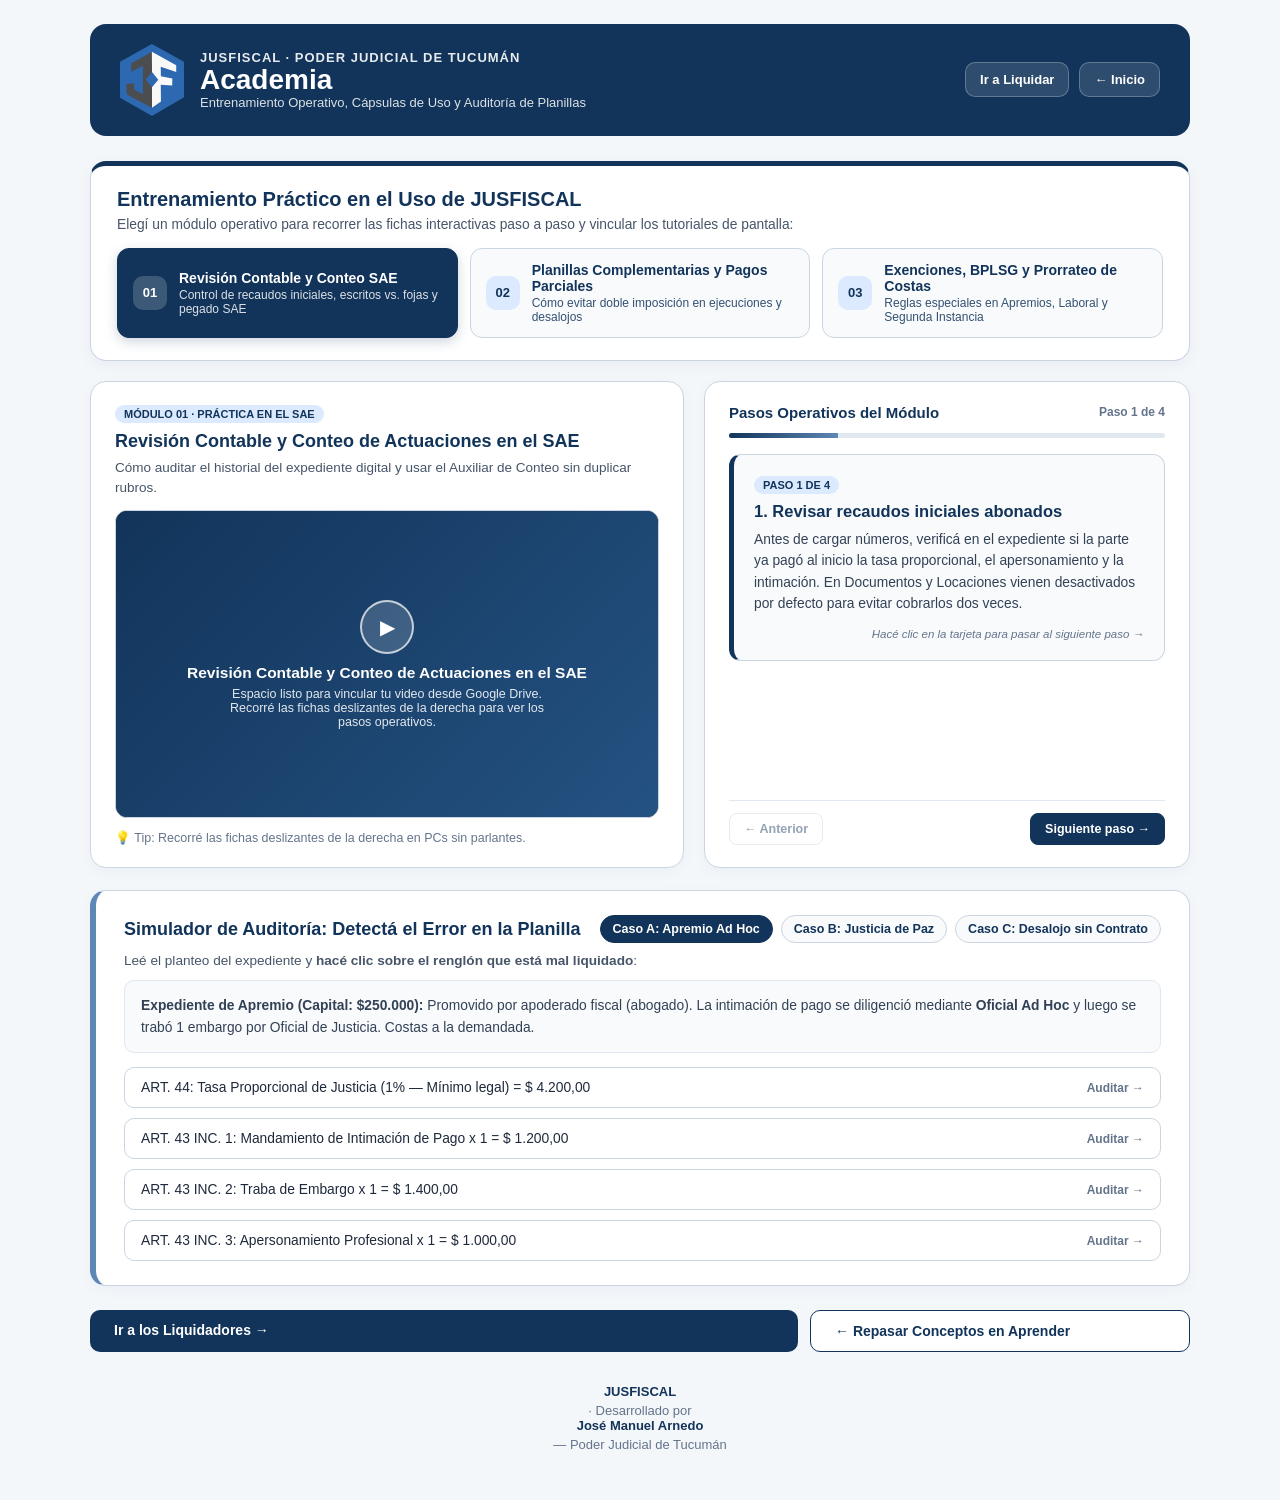
<file: academia.html>
<!DOCTYPE html>
<html lang="es">

<head>
  <meta charset="UTF-8" />
  <meta name="viewport" content="width=device-width, initial-scale=1.0" />
  <title>Academia · JUSFISCAL</title>
  <link rel="icon" href="assets/logo-jusfiscal.svg?v=2" type="image/svg+xml" />
  <link rel="stylesheet" href="css/jusfiscal.css" />
  <style>
    /* Selector superior de cápsulas */
    .acad-selector-bar {
      background: #ffffff;
      border: 1px solid #cbd5e1;
      border-top: 5px solid #12345A;
      border-radius: 16px;
      padding: 22px 26px;
      margin-top: 20px;
      box-shadow: 0 4px 16px rgba(18, 52, 90, 0.05);
    }

    .acad-selector-bar h2 {
      color: #12345A;
      margin: 0 0 6px 0;
      font-size: 20px;
    }

    .acad-selector-bar p {
      color: #475569;
      margin: 0 0 16px 0;
      font-size: 13.8px;
    }

    .capsula-tabs {
      display: grid;
      grid-template-columns: repeat(auto-fit, minmax(240px, 1fr));
      gap: 12px;
    }

    .cap-tab {
      display: flex;
      align-items: center;
      gap: 12px;
      padding: 13px 15px;
      border-radius: 12px;
      border: 1.5px solid #cbd5e1;
      background: #f8fafc;
      color: #12345A;
      text-align: left;
      cursor: pointer;
      transition: all 0.25s ease;
    }

    .cap-tab:hover {
      border-color: #5D87B4;
      background: #eff6ff;
    }

    .cap-tab.active {
      background: #12345A;
      color: #ffffff;
      border-color: #12345A;
      box-shadow: 0 4px 12px rgba(18, 52, 90, 0.2);
    }

    .cap-num {
      width: 34px;
      height: 34px;
      border-radius: 10px;
      background: #dbeafe;
      color: #12345A;
      font-weight: 800;
      font-size: 13px;
      display: flex;
      align-items: center;
      justify-content: center;
      flex-shrink: 0;
    }

    .cap-tab.active .cap-num {
      background: rgba(255, 255, 255, 0.18);
      color: #ffffff;
    }

    .cap-tab-info strong {
      display: block;
      font-size: 14px;
      margin-bottom: 2px;
    }

    .cap-tab-info span {
      display: block;
      font-size: 12px;
      opacity: 0.85;
    }

    /* Escenario principal dividido */
    .acad-workspace {
      display: grid;
      grid-template-columns: 1.1fr 0.9fr;
      gap: 20px;
      margin-top: 20px;
      animation: fadeSlide 0.32s ease;
    }

    @media (max-width: 900px) {
      .acad-workspace {
        grid-template-columns: 1fr;
      }
    }

    @keyframes fadeSlide {
      from {
        opacity: 0;
        transform: translateX(18px);
      }

      to {
        opacity: 1;
        transform: translateX(0);
      }
    }

    .video-card,
    .slides-card {
      background: #ffffff;
      border: 1px solid #cbd5e1;
      border-radius: 16px;
      padding: 22px 24px;
      box-shadow: 0 4px 14px rgba(18, 52, 90, 0.04);
      display: flex;
      flex-direction: column;
      justify-content: space-between;
    }

    .video-stage {
      position: relative;
      width: 100%;
      padding-top: 56.25%;
      background: #0f172a;
      border-radius: 12px;
      overflow: hidden;
      border: 1px solid #cbd5e1;
      margin-top: 12px;
    }

    .video-stage iframe {
      position: absolute;
      inset: 0;
      width: 100%;
      height: 100%;
      border: none;
    }

    .video-placeholder {
      position: absolute;
      inset: 0;
      display: flex;
      flex-direction: column;
      align-items: center;
      justify-content: center;
      text-align: center;
      padding: 20px;
      background: linear-gradient(135deg, #12345A 0%, #245282 100%);
      color: #ffffff;
    }

    .play-circle {
      width: 54px;
      height: 54px;
      border-radius: 50%;
      background: rgba(255, 255, 255, 0.16);
      border: 2px solid rgba(255, 255, 255, 0.7);
      display: flex;
      align-items: center;
      justify-content: center;
      font-size: 20px;
      margin-bottom: 10px;
    }

    /* Carrusel deslizante de fichas */
    .mini-progress-bar {
      width: 100%;
      height: 5px;
      background: #e2e8f0;
      border-radius: 999px;
      overflow: hidden;
      margin: 12px 0 16px 0;
    }

    .mini-progress-fill {
      height: 100%;
      width: 25%;
      background: linear-gradient(90deg, #12345A, #5D87B4);
      transition: width 0.3s ease;
    }

    .flash-slide {
      background: #f8fafc;
      border: 1px solid #cbd5e1;
      border-left: 5px solid #12345A;
      border-radius: 12px;
      padding: 20px;
      min-height: 185px;
      cursor: pointer;
      transition: transform 0.2s ease, box-shadow 0.2s ease;
      animation: fadeSlide 0.28s ease;
    }

    .flash-slide:hover {
      transform: translateY(-2px);
      box-shadow: 0 6px 16px rgba(18, 52, 90, 0.08);
    }

    .flash-badge {
      display: inline-block;
      background: #dbeafe;
      color: #12345A;
      font-size: 11px;
      font-weight: 700;
      padding: 3px 9px;
      border-radius: 999px;
      margin-bottom: 8px;
    }

    .flash-slide h4 {
      color: #12345A;
      margin: 0 0 8px 0;
      font-size: 16.5px;
    }

    .flash-slide p {
      color: #334155;
      font-size: 13.8px;
      line-height: 1.55;
      margin: 0;
    }

    .slide-nav-row {
      display: flex;
      justify-content: space-between;
      align-items: center;
      margin-top: 14px;
      padding-top: 12px;
      border-top: 1px solid #e2e8f0;
    }

    .btn-slide {
      padding: 8px 14px;
      border-radius: 8px;
      border: 1px solid #cbd5e1;
      background: #ffffff;
      color: #12345A;
      font-size: 12.5px;
      font-weight: 700;
      cursor: pointer;
      transition: 0.2s;
    }

    .btn-slide:hover:not(:disabled) {
      background: #eff6ff;
    }

    .btn-slide:disabled {
      opacity: 0.45;
      cursor: not-allowed;
    }

    .btn-slide.primary {
      background: #12345A;
      color: #ffffff;
      border-color: #12345A;
    }

    /* Simulador de Auditoría / Detector de Errores */
    .audit-box {
      background: #ffffff;
      border: 1px solid #cbd5e1;
      border-left: 6px solid #5D87B4;
      border-radius: 16px;
      padding: 24px 28px;
      margin-top: 22px;
      box-shadow: 0 4px 14px rgba(18, 52, 90, 0.04);
    }

    .audit-header {
      display: flex;
      justify-content: space-between;
      align-items: center;
      flex-wrap: wrap;
      gap: 10px;
      margin-bottom: 10px;
    }

    .audit-header h3 {
      color: #12345A;
      margin: 0;
      font-size: 18px;
    }

    .audit-case-switch {
      display: flex;
      gap: 8px;
      flex-wrap: wrap;
    }

    .audit-pill {
      padding: 6px 12px;
      border-radius: 999px;
      border: 1px solid #cbd5e1;
      background: #f8fafc;
      color: #12345A;
      font-size: 12.5px;
      font-weight: 700;
      cursor: pointer;
    }

    .audit-pill.active {
      background: #12345A;
      color: #ffffff;
      border-color: #12345A;
    }

    .audit-context {
      background: #f8fafc;
      border: 1px solid #e2e8f0;
      border-radius: 10px;
      padding: 14px 16px;
      font-size: 13.8px;
      color: #334155;
      line-height: 1.55;
      margin-bottom: 14px;
    }

    .audit-items {
      display: flex;
      flex-direction: column;
      gap: 10px;
    }

    .audit-row {
      display: flex;
      justify-content: space-between;
      align-items: center;
      gap: 12px;
      padding: 12px 16px;
      border-radius: 10px;
      border: 1.5px solid #cbd5e1;
      background: #ffffff;
      cursor: pointer;
      text-align: left;
      font-size: 13.8px;
      color: #1e293b;
      transition: all 0.2s ease;
    }

    .audit-row:hover {
      border-color: #12345A;
      background: #eff6ff;
    }

    .audit-row.found-error {
      background: #fef2f2;
      border-color: #ef4444;
      color: #991b1b;
    }

    .audit-row.valid-ok {
      background: #ecfdf5;
      border-color: #10b981;
      color: #065f46;
    }

    .audit-feedback {
      margin-top: 14px;
      padding: 14px 18px;
      border-radius: 10px;
      background: #f0f7ff;
      border: 1px solid #bae6fd;
      border-left: 5px solid #12345A;
      font-size: 13.6px;
      color: #1e293b;
      line-height: 1.55;
      display: none;
    }
  </style>
</head>

<body>
  <div class="jf-module-wrap">

    <!-- CABECERA INSTITUCIONAL -->
    <header class="jf-header">
      <div class="jf-brand">
        <img src="assets/logo-jusfiscal.svg" alt="JUSFISCAL" class="jf-logo" />
        <div class="jf-title-group">
          <span class="jf-app">JUSFISCAL · Poder Judicial de Tucumán</span>
          <h1 class="jf-module">Academia</h1>
          <span class="jf-subtitle">Entrenamiento Operativo, Cápsulas de Uso y Auditoría de Planillas</span>
        </div>
      </div>
      <div class="header-actions">
        <a href="liquidar.html" class="btn-jf">Ir a Liquidar</a>
        <a href="index.html" class="btn-jf">← Inicio</a>
      </div>
    </header>

    <!-- SELECTOR DE CÁPSULAS OPERATIVAS -->
    <section class="acad-selector-bar">
      <h2>Entrenamiento Práctico en el Uso de JUSFISCAL</h2>
      <p>Elegí un módulo operativo para recorrer las fichas interactivas paso a paso y vincular los tutoriales de
        pantalla:</p>
      <div class="capsula-tabs">
        <button type="button" class="cap-tab active" onclick="seleccionarCapsula(0, this)">
          <span class="cap-num">01</span>
          <div class="cap-tab-info">
            <strong>Revisión Contable y Conteo SAE</strong>
            <span>Control de recaudos iniciales, escritos vs. fojas y pegado SAE</span>
          </div>
        </button>
        <button type="button" class="cap-tab" onclick="seleccionarCapsula(1, this)">
          <span class="cap-num">02</span>
          <div class="cap-tab-info">
            <strong>Planillas Complementarias y Pagos Parciales</strong>
            <span>Cómo evitar doble imposición en ejecuciones y desalojos</span>
          </div>
        </button>
        <button type="button" class="cap-tab" onclick="seleccionarCapsula(2, this)">
          <span class="cap-num">03</span>
          <div class="cap-tab-info">
            <strong>Exenciones, BPLSG y Prorrateo de Costas</strong>
            <span>Reglas especiales en Apremios, Laboral y Segunda Instancia</span>
          </div>
        </button>
      </div>
    </section>

    <!-- ESCENARIO INTERACTIVO: VIDEO + TARJETAS DESLIZANTES -->
    <section class="acad-workspace" id="acadWorkspace">
      <div class="video-card">
        <div>
          <span class="flash-badge" id="capBadge">MÓDULO 01 · PRÁCTICA EN EL SAE</span>
          <h3 style="color:#12345A; margin:0 0 6px 0; font-size:18px;" id="capTitulo"></h3>
          <p style="color:#475569; font-size:13.5px; margin:0; line-height:1.5;" id="capSubtitulo"></p>
        </div>

        <div class="video-stage" id="videoStage"></div>

        <div
          style="display:flex; justify-content:space-between; align-items:center; margin-top:12px; font-size:12.5px; color:#64748b;">
          <span>💡 Tip: Recorré las fichas deslizantes de la derecha en PCs sin parlantes.</span>
          <a href="#" target="_blank" rel="noopener" id="btnExtDrive"
            style="display:none; color:#12345A; font-weight:700; text-decoration:none;">
            ↗ Abrir en Drive
          </a>
        </div>
      </div>

      <div class="slides-card">
        <div>
          <div style="display:flex; justify-content:space-between; align-items:center;">
            <strong style="color:#12345A; font-size:15px;">Pasos Operativos del Módulo</strong>
            <span style="font-size:12px; color:#64748b; font-weight:700;" id="fichaContador">Paso 1 de 4</span>
          </div>
          <div class="mini-progress-bar">
            <div class="mini-progress-fill" id="fichaProgreso"></div>
          </div>

          <div class="flash-slide" id="flashSlide" onclick="siguienteFicha()">
            <span class="flash-badge" id="fichaTag">PASO 1 DE 4</span>
            <h4 id="fichaTitulo"></h4>
            <p id="fichaTexto"></p>
            <div style="margin-top:14px; font-size:11.5px; color:#64748b; text-align:right; font-style:italic;">
              Hacé clic en la tarjeta para pasar al siguiente paso →
            </div>
          </div>
        </div>

        <div class="slide-nav-row">
          <button type="button" class="btn-slide" id="btnFichaPrev" onclick="anteriorFicha()" disabled>←
            Anterior</button>
          <button type="button" class="btn-slide primary" id="btnFichaNext" onclick="siguienteFicha()">Siguiente paso
            →</button>
        </div>
      </div>
    </section>

    <!-- SIMULADOR DE AUDITORÍA DE PLANILLA (DETECTOR DE ERRORES) -->
    <section class="audit-box">
      <div class="audit-header">
        <h3>Simulador de Auditoría: Detectá el Error en la Planilla</h3>
        <div class="audit-case-switch">
          <button type="button" class="audit-pill active" onclick="cargarAuditoria(0, this)">Caso A: Apremio Ad
            Hoc</button>
          <button type="button" class="audit-pill" onclick="cargarAuditoria(1, this)">Caso B: Justicia de Paz</button>
          <button type="button" class="audit-pill" onclick="cargarAuditoria(2, this)">Caso C: Desalojo sin
            Contrato</button>
        </div>
      </div>
      <p style="color:#475569; font-size:13.6px; margin:0 0 12px 0;">
        Leé el planteo del expediente y <strong>hacé clic sobre el renglón que está mal liquidado</strong>:
      </p>

      <div class="audit-context" id="auditContext"></div>
      <div class="audit-items" id="auditItems"></div>
      <div class="audit-feedback" id="auditFeedback"></div>
    </section>

    <div style="margin-top:24px; display:flex; gap:12px; flex-wrap:wrap; justify-content:center;">
      <a href="liquidar.html" class="btn-primary-jf"
        style="text-decoration:none; padding:12px 24px; border-radius:10px;">Ir a los Liquidadores →</a>
      <a href="aprender.html" class="btn-secondary-jf"
        style="text-decoration:none; padding:12px 24px; border-radius:10px;">← Repasar Conceptos en Aprender</a>
    </div>

    <footer style="text-align:center; margin-top:32px; color:#64748b; font-size:13px;">
      <strong>JUSFISCAL</strong> · Desarrollado por <strong>José Manuel Arnedo</strong> — Poder Judicial de Tucumán
    </footer>
  </div>

  <script>
    const CAPSULAS = [
      {
        badge: 'MÓDULO 01 · PRÁCTICA EN EL SAE',
        titulo: 'Revisión Contable y Conteo de Actuaciones en el SAE',
        subtitulo: 'Cómo auditar el historial del expediente digital y usar el Auxiliar de Conteo sin duplicar rubros.',
        driveId: '',
        fichas: [
          {
            titulo: '1. Revisar recaudos iniciales abonados',
            texto: 'Antes de cargar números, verificá en el expediente si la parte ya pagó al inicio la tasa proporcional, el apersonamiento y la intimación. En Documentos y Locaciones vienen desactivados por defecto para evitar cobrarlos dos veces.'
          },
          {
            titulo: '2. Contar Escritos Profesionales ($1.000 / $500)',
            texto: 'Se cuentan por presentación de abogado ($1.000) o procurador ($500) conforme Art. 41 inc. 1. No importa si la demanda tiene 3 o 25 páginas: cuenta como 1 solo escrito.'
          },
          {
            titulo: '3. Usar el Auxiliar de Conteo para Fojas ($700)',
            texto: 'Abrí el botón "🧮 Contar" para sumar página por página los decretos, notas actuariales, informes, sentencias, cédulas, mandamientos y oficios con sus respectivas respuestas.'
          },
          {
            titulo: '4. Copiar y pegar directo al SAE (Arial 12pt)',
            texto: 'Con el botón "Copiar para SAE", el sistema entrega la planilla y el decreto justificados en Arial 12pt con negritas listas para pegar con Ctrl + V en el editor.'
          }
        ]
      },
      {
        badge: 'MÓDULO 02 · ETAPAS POSTERIORES',
        titulo: 'Planillas Complementarias y Diferencias Impagas',
        subtitulo: 'Criterios para liquidar etapas de ejecución de sentencia o saldos de tasa proporcional sin duplicaciones.',
        driveId: '',
        fichas: [
          {
            titulo: '1. ¿Cuándo usar "Planilla Complementaria"?',
            texto: 'Siempre que ya exista una planilla fiscal anterior aprobada o con cargo tributario emitido, y se deban liquidar únicamente las actuaciones y medidas generadas con posterioridad.'
          },
          {
            titulo: '2. Bloqueo automático de rubros iniciales',
            texto: 'Al seleccionar "Planilla Complementaria" en Apremios, JUSFISCAL pone en $0 y sombrea en gris la tasa proporcional, el apersonamiento y la intimación inicial, aclarando ese extremo en el proveído.'
          },
          {
            titulo: '3. Diferencia de tasa proporcional en Documentos',
            texto: 'Si al iniciar un juicio ordinario o desalojo el actor solo pagó el mínimo de $4.200 y la sentencia condena por un monto mayor, activá "Diferencia de Tasa Proporcional" para liquidar solo el saldo adeudado.'
          },
          {
            titulo: '4. Nuevos embargos y pericias posteriores',
            texto: 'Aunque la planilla sea complementaria, cualquier traba de embargo ($1.400 / $700 Paz), aceptación de cargo ($2.000) o informe pericial ($2.100) posterior debe liquidarse normalmente.'
          }
        ]
      },
      {
        badge: 'MÓDULO 03 · EXENCIONES Y COSTAS',
        titulo: 'Exenciones Legales, BPLSG y Prorrateo de Costas',
        subtitulo: 'Cómo impactan las exenciones subjetivas y las sentencias con costas divididas en la intimación final.',
        driveId: '',
        fichas: [
          {
            titulo: '1. Fisco Provincial / Municipal (Cobros y Apremios)',
            texto: 'El Estado está exento de pago anticipado, pero sus actuaciones se cuantifican en la planilla. Si el demandado pierde con costas, debe reponer la totalidad al Fisco.'
          },
          {
            titulo: '2. Gratuidad del Trabajador (Art. 331 inc. 1 CTP)',
            texto: 'En el Fuero del Trabajo, aunque la sentencia imponga un porcentaje de costas al trabajador, el decreto lo declara exento de pago e intima solo a la empleadora por su proporción.'
          },
          {
            titulo: '3. Beneficio para Litigar sin Gastos (Art. 82 CPCCT)',
            texto: 'Al tildar "BPLSG vigente", la liquidación contable se realiza igual, pero el proveído suspende la intimación de pago mientras subsista el beneficio.'
          },
          {
            titulo: '4. Costas prorrateadas (ej. 60% / 40%)',
            texto: 'En Trabajo y Civil, al cargar los porcentajes fijados en sentencia o Cámara, JUSFISCAL distribuye automáticamente el total general y calcula el monto exacto a intimar a cada parte.'
          }
        ]
      }
    ];

    const AUDITORIAS = [
      {
        contexto: '<strong>Expediente de Apremio (Capital: $250.000):</strong> Promovido por apoderado fiscal (abogado). La intimación de pago se diligenció mediante <strong>Oficial Ad Hoc</strong> y luego se trabó 1 embargo por Oficial de Justicia. Costas a la demandada.',
        items: [
          { texto: 'ART. 44: Tasa Proporcional de Justicia (1% — Mínimo legal) = $ 4.200,00', esError: false },
          { texto: 'ART. 43 INC. 1: Mandamiento de Intimación de Pago x 1 = $ 1.200,00', esError: true },
          { texto: 'ART. 43 INC. 2: Traba de Embargo x 1 = $ 1.400,00', esError: false },
          { texto: 'ART. 43 INC. 3: Apersonamiento Profesional x 1 = $ 1.000,00', esError: false }
        ],
        explicacion: '<strong>¡Bien detectado!</strong> Cuando la intimación de pago es diligenciada por un <strong>Oficial Ad Hoc</strong>, la tasa fija de intimación es <strong>$ 0,00</strong> (mientras que el embargo posterior por Oficial de Justicia sí se cobra a $ 1.400,00).'
      },
      {
        contexto: '<strong>Ejecución en el Interior Provincial:</strong> El mandamiento de intimación de pago y el embargo fueron diligenciados a través del <strong>Juzgado de Paz Lega</strong> de la jurisdicción del demandado.',
        items: [
          { texto: 'ART. 41 INC. 1: Escrito de Abogado x 2 = $ 2.000,00', esError: false },
          { texto: 'ART. 42 INC. 2: Hoja de Actuación Judicial x 5 = $ 3.500,00', esError: false },
          { texto: 'ART. 43 INC. 2: Traba de Embargo (Juzgado de Paz) x 1 = $ 1.400,00', esError: true },
          { texto: 'ART. 43 INC. 1: Intimación de Pago (Juzgado de Paz 50%) x 1 = $ 600,00', esError: false }
        ],
        explicacion: '<strong>¡Exacto!</strong> Cuando el embargo se diligencia mediante intervención de un <strong>Juzgado de Paz Lega</strong>, la Ley Impositiva reduce la tasa al <strong>50% ($ 700,00</strong> en lugar de $ 1.400,00).'
      },
      {
        contexto: '<strong>Juicio de Desalojo (Documentos y Locaciones):</strong> Demanda de desalojo por intrusión / tenencia precaria <strong>sin contrato de locación ni canon mensual pactado</strong>, tramitado en Capital.',
        items: [
          { texto: 'ART. 44: Tasa Proporcional (2% sobre 3 meses de alquiler estimado) = $ 4.200,00', esError: true },
          { texto: 'ART. 43 INC. 6: Inspección Ocular x 1 = $ 2.000,00', esError: false },
          { texto: 'ART. 41 INC. 1: Escrito de Abogado x 1 = $ 1.000,00', esError: false },
          { texto: 'ART. 42 INC. 2: Hoja de Actuación Judicial x 4 = $ 2.800,00', esError: false }
        ],
        explicacion: '<strong>¡Correcto!</strong> Conforme el Art. 323 inc. 1 del Código Tributario Provincial, solo se toman 3 meses de alquiler cuando existe contrato de locación. Si no hay canon pactado, tributa como <strong>monto indeterminado ($ 6.300,00)</strong>.'
      }
    ];

    let capActual = 0;
    let fichaActual = 0;

    function seleccionarCapsula(idx, btn) {
      capActual = idx;
      fichaActual = 0;
      document.querySelectorAll('.cap-tab').forEach(t => t.classList.remove('active'));
      if (btn) btn.classList.add('active');

      const ws = document.getElementById('acadWorkspace');
      ws.style.animation = 'none';
      ws.offsetHeight;
      ws.style.animation = 'fadeSlide 0.32s ease';

      renderCapsula();
    }

    function renderCapsula() {
      const cap = CAPSULAS[capActual];
      document.getElementById('capBadge').textContent = cap.badge;
      document.getElementById('capTitulo').textContent = cap.titulo;
      document.getElementById('capSubtitulo').textContent = cap.subtitulo;

      const stage = document.getElementById('videoStage');
      const extBtn = document.getElementById('btnExtDrive');
      if (cap.driveId && cap.driveId.trim() !== '') {
        stage.innerHTML = `<iframe src="https://drive.google.com/file/d/${cap.driveId}/preview" allow="autoplay; fullscreen" allowfullscreen></iframe>`;
        extBtn.href = `https://drive.google.com/file/d/${cap.driveId}/view`;
        extBtn.style.display = 'inline';
      } else {
        stage.innerHTML = `
          <div class="video-placeholder">
            <span class="play-circle">▶</span>
            <strong style="font-size:15.5px; margin-bottom:5px;">${cap.titulo}</strong>
            <small style="font-size:12.5px; opacity:0.88; max-width:340px;">
              Espacio listo para vincular tu video desde Google Drive. Recorré las fichas deslizantes de la derecha para ver los pasos operativos.
            </small>
          </div>
        `;
        extBtn.style.display = 'none';
      }

      renderFicha();
    }

    function renderFicha() {
      const fichas = CAPSULAS[capActual].fichas;
      const f = fichas[fichaActual];
      const total = fichas.length;

      document.getElementById('fichaContador').textContent = `Paso ${fichaActual + 1} de ${total}`;
      document.getElementById('fichaProgreso').style.width = ((fichaActual + 1) / total * 100) + '%';
      document.getElementById('fichaTag').textContent = `PASO ${fichaActual + 1} DE ${total}`;
      document.getElementById('fichaTitulo').textContent = f.titulo;
      document.getElementById('fichaTexto').textContent = f.texto;

      const card = document.getElementById('flashSlide');
      card.style.animation = 'none';
      card.offsetHeight;
      card.style.animation = 'fadeSlide 0.28s ease';

      document.getElementById('btnFichaPrev').disabled = fichaActual === 0;
      document.getElementById('btnFichaNext').textContent =
        fichaActual === total - 1 ? 'Volver al Paso 1 ↺' : 'Siguiente paso →';
    }

    function siguienteFicha() {
      const total = CAPSULAS[capActual].fichas.length;
      fichaActual = (fichaActual + 1) % total;
      renderFicha();
    }

    function anteriorFicha() {
      if (fichaActual > 0) {
        fichaActual--;
        renderFicha();
      }
    }

    function cargarAuditoria(idx, btn) {
      document.querySelectorAll('.audit-pill').forEach(p => p.classList.remove('active'));
      if (btn) btn.classList.add('active');

      const data = AUDITORIAS[idx];
      document.getElementById('auditContext').innerHTML = data.contexto;
      const cont = document.getElementById('auditItems');
      const fb = document.getElementById('auditFeedback');
      fb.style.display = 'none';
      cont.innerHTML = '';

      data.items.forEach(item => {
        const row = document.createElement('button');
        row.type = 'button';
        row.className = 'audit-row';
        row.innerHTML = `<span>${item.texto}</span><span style="font-size:12px; color:#64748b; font-weight:700;">Auditar →</span>`;
        row.onclick = () => {
          document.querySelectorAll('.audit-row').forEach(r => r.classList.remove('found-error', 'valid-ok'));
          if (item.esError) {
            row.classList.add('found-error');
            fb.innerHTML = data.explicacion;
          } else {
            row.classList.add('valid-ok');
            fb.innerHTML = 'Este rubro está correctamente liquidado según la Ley Impositiva N° 8467. Seguí revisando los demás renglones para encontrar el error.';
          }
          fb.style.display = 'block';
        };
        cont.appendChild(row);
      });
    }

    window.addEventListener('DOMContentLoaded', () => {
      renderCapsula();
      cargarAuditoria(0, document.querySelector('.audit-pill'));
    });
  </script>
</body>

</html>
</file>
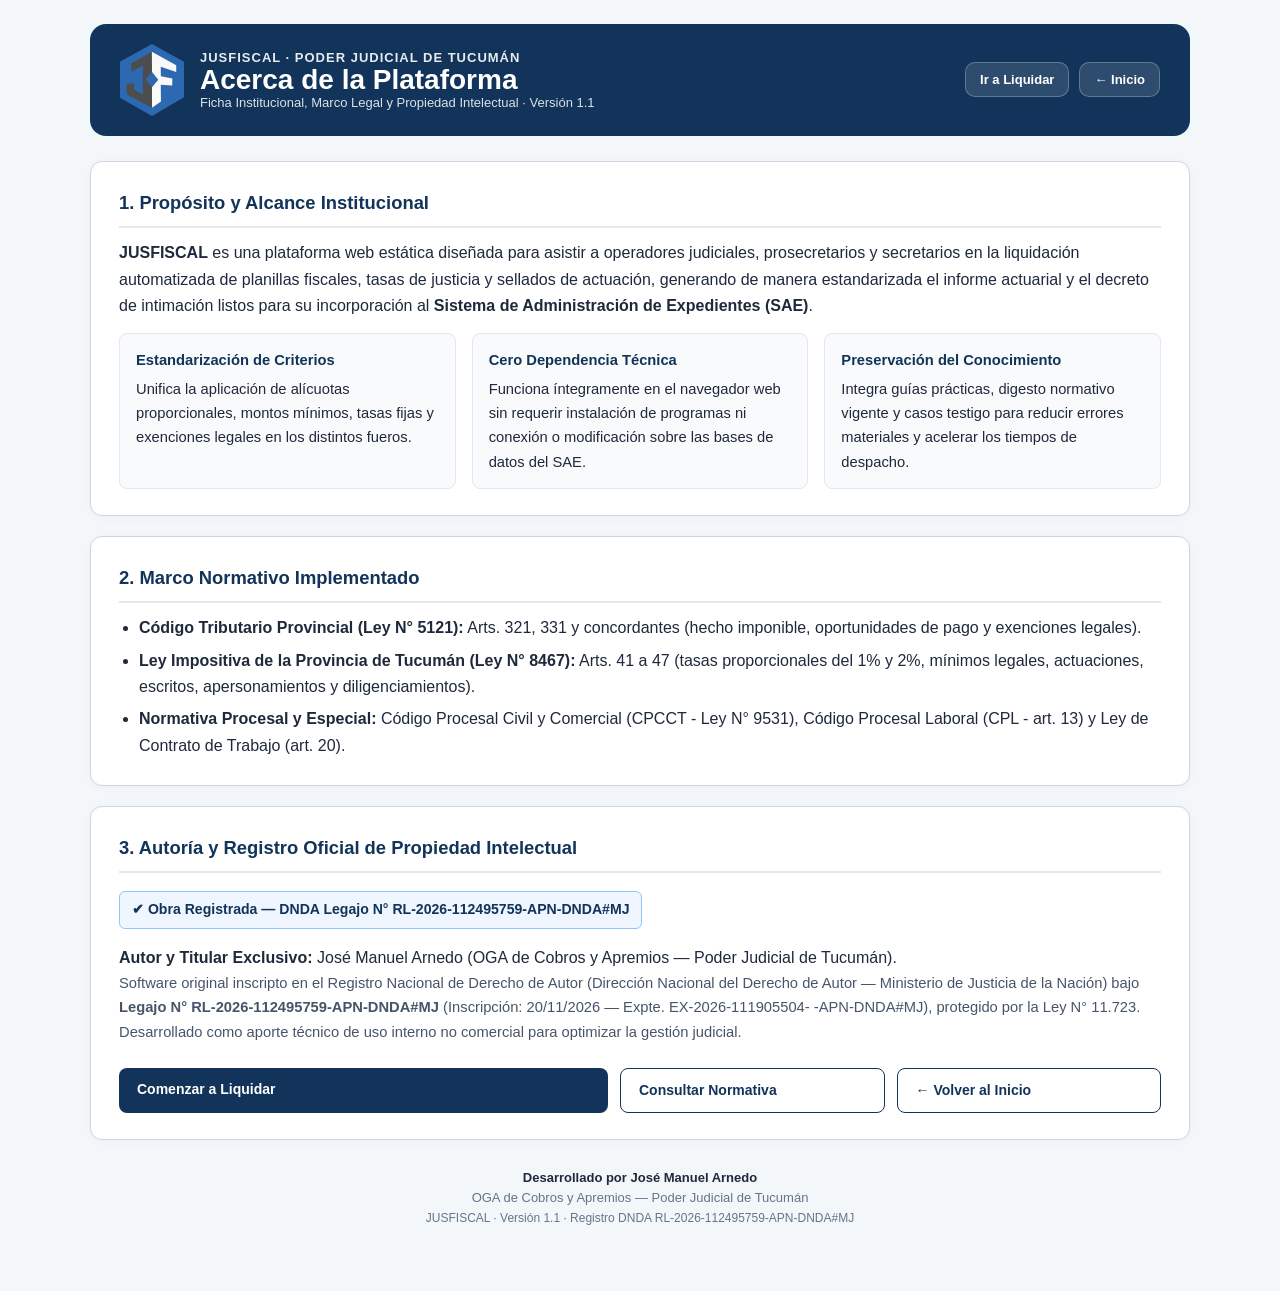
<file: acerca.html>
<!DOCTYPE html>
<html lang="es">

<head>
  <meta charset="UTF-8" />
  <meta name="viewport" content="width=device-width, initial-scale=1.0" />
  <title>Acerca de · JUSFISCAL</title>
  <link rel="icon" href="assets/logo-jusfiscal.svg?v=2" type="image/svg+xml" />
  <link rel="stylesheet" href="css/jusfiscal.css" />
  <style>
    .jf-about-card {
      background: #ffffff;
      border: 1px solid #cbd5e1;
      border-radius: 12px;
      padding: 26px 28px;
      margin-top: 20px;
      line-height: 1.65;
      color: #1e293b;
      box-shadow: 0 2px 8px rgba(18, 52, 90, 0.04);
    }

    .jf-about-card h2 {
      color: #12345A;
      font-size: 1.15rem;
      margin-top: 0;
      margin-bottom: 12px;
      border-bottom: 2px solid #e2e8f0;
      padding-bottom: 8px;
    }

    .jf-badge-dnda {
      display: inline-block;
      background: #eff6ff;
      color: #12345A;
      border: 1px solid #93c5fd;
      border-radius: 6px;
      padding: 6px 12px;
      font-size: 0.88rem;
      font-weight: 700;
      margin: 6px 0 12px 0;
    }

    .jf-grid-info {
      display: grid;
      grid-template-columns: repeat(auto-fit, minmax(260px, 1fr));
      gap: 16px;
      margin-top: 14px;
    }

    .jf-info-box {
      background: #f8fafc;
      border: 1px solid #e2e8f0;
      border-radius: 8px;
      padding: 14px 16px;
      font-size: 0.92rem;
    }

    .jf-info-box strong {
      color: #12345A;
      display: block;
      margin-bottom: 4px;
    }

    .jf-actions-bar {
      margin-top: 24px;
      display: flex;
      gap: 12px;
      flex-wrap: wrap;
    }
  </style>
</head>

<body>
  <div class="jf-module-wrap">
    <header class="jf-header">
      <div class="jf-brand">
        <img src="assets/logo-jusfiscal.svg" alt="JUSFISCAL" class="jf-logo" />
        <div class="jf-title-group">
          <span class="jf-app">JUSFISCAL · Poder Judicial de Tucumán</span>
          <h1 class="jf-module">Acerca de la Plataforma</h1>
          <span class="jf-subtitle">Ficha Institucional, Marco Legal y Propiedad Intelectual · Versión 1.1</span>
        </div>
      </div>
      <div class="header-actions">
        <a href="liquidar.html" class="btn-jf">Ir a Liquidar</a>
        <a href="index.html" class="btn-jf">← Inicio</a>
      </div>
    </header>

    <main>
      <section class="jf-about-card">
        <h2>1. Propósito y Alcance Institucional</h2>
        <p>
          <strong>JUSFISCAL</strong> es una plataforma web estática diseñada para asistir a operadores judiciales,
          prosecretarios y secretarios en la liquidación automatizada de planillas fiscales, tasas de justicia y
          sellados de actuación, generando de manera estandarizada el informe actuarial y el decreto de intimación
          listos para su incorporación al <strong>Sistema de Administración de Expedientes (SAE)</strong>.
        </p>
        <div class="jf-grid-info">
          <div class="jf-info-box">
            <strong>Estandarización de Criterios</strong>
            Unifica la aplicación de alícuotas proporcionales, montos mínimos, tasas fijas y exenciones legales en los
            distintos fueros.
          </div>
          <div class="jf-info-box">
            <strong>Cero Dependencia Técnica</strong>
            Funciona íntegramente en el navegador web sin requerir instalación de programas ni conexión o modificación
            sobre las bases de datos del SAE.
          </div>
          <div class="jf-info-box">
            <strong>Preservación del Conocimiento</strong>
            Integra guías prácticas, digesto normativo vigente y casos testigo para reducir errores materiales y
            acelerar los tiempos de despacho.
          </div>
        </div>
      </section>

      <section class="jf-about-card">
        <h2>2. Marco Normativo Implementado</h2>
        <ul style="padding-left: 20px; margin: 0;">
          <li style="margin-bottom: 6px;"><strong>Código Tributario Provincial (Ley N° 5121):</strong> Arts. 321, 331 y
            concordantes (hecho imponible, oportunidades de pago y exenciones legales).</li>
          <li style="margin-bottom: 6px;"><strong>Ley Impositiva de la Provincia de Tucumán (Ley N° 8467):</strong>
            Arts. 41 a 47 (tasas proporcionales del 1% y 2%, mínimos legales, actuaciones, escritos, apersonamientos y
            diligenciamientos).</li>
          <li><strong>Normativa Procesal y Especial:</strong> Código Procesal Civil y Comercial (CPCCT - Ley N° 9531),
            Código Procesal Laboral (CPL - art. 13) y Ley de Contrato de Trabajo (art. 20).</li>
        </ul>
      </section>

      <section class="jf-about-card">
        <h2>3. Autoría y Registro Oficial de Propiedad Intelectual</h2>
        <div class="jf-badge-dnda">
          ✔ Obra Registrada — DNDA Legajo N° RL-2026-112495759-APN-DNDA#MJ
        </div>
        <p style="margin-top: 4px;">
          <strong>Autor y Titular Exclusivo:</strong> José Manuel Arnedo (OGA de Cobros y Apremios — Poder Judicial de
          Tucumán).
        </p>
        <p style="font-size: 0.92rem; color: #475569; margin-bottom: 0;">
          Software original inscripto en el Registro Nacional de Derecho de Autor (Dirección Nacional del Derecho de
          Autor — Ministerio de Justicia de la Nación) bajo <strong>Legajo N° RL-2026-112495759-APN-DNDA#MJ</strong>
          (Inscripción: 20/11/2026 — Expte. EX-2026-111905504- -APN-DNDA#MJ), protegido por la Ley N° 11.723.
          Desarrollado como aporte técnico de uso interno no comercial para optimizar la gestión judicial.
        </p>

        <div class="jf-actions-bar">
          <a href="liquidar.html" class="btn-primary-jf"
            style="text-decoration:none; padding:10px 18px; border-radius:8px;">Comenzar a Liquidar</a>
          <a href="normativa.html" class="btn-secondary-jf"
            style="text-decoration:none; padding:10px 18px; border-radius:8px;">Consultar Normativa</a>
          <a href="index.html" class="btn-secondary-jf"
            style="text-decoration:none; padding:10px 18px; border-radius:8px;">← Volver al Inicio</a>
        </div>
      </section>
    </main>

    <footer
      style="text-align:center; margin-top:28px; padding-bottom:16px; color:#64748b; font-size:13px; line-height:1.5;">
      <div id="autorFirma" style="font-weight:700; color:#1e293b;">Desarrollado por José Manuel Arnedo</div>
      <div>OGA de Cobros y Apremios — Poder Judicial de Tucumán</div>
      <div style="font-size:12px; margin-top:2px;">JUSFISCAL · Versión 1.1 · Registro DNDA RL-2026-112495759-APN-DNDA#MJ
      </div>
    </footer>
  </div>
</body>

</html>
</file>
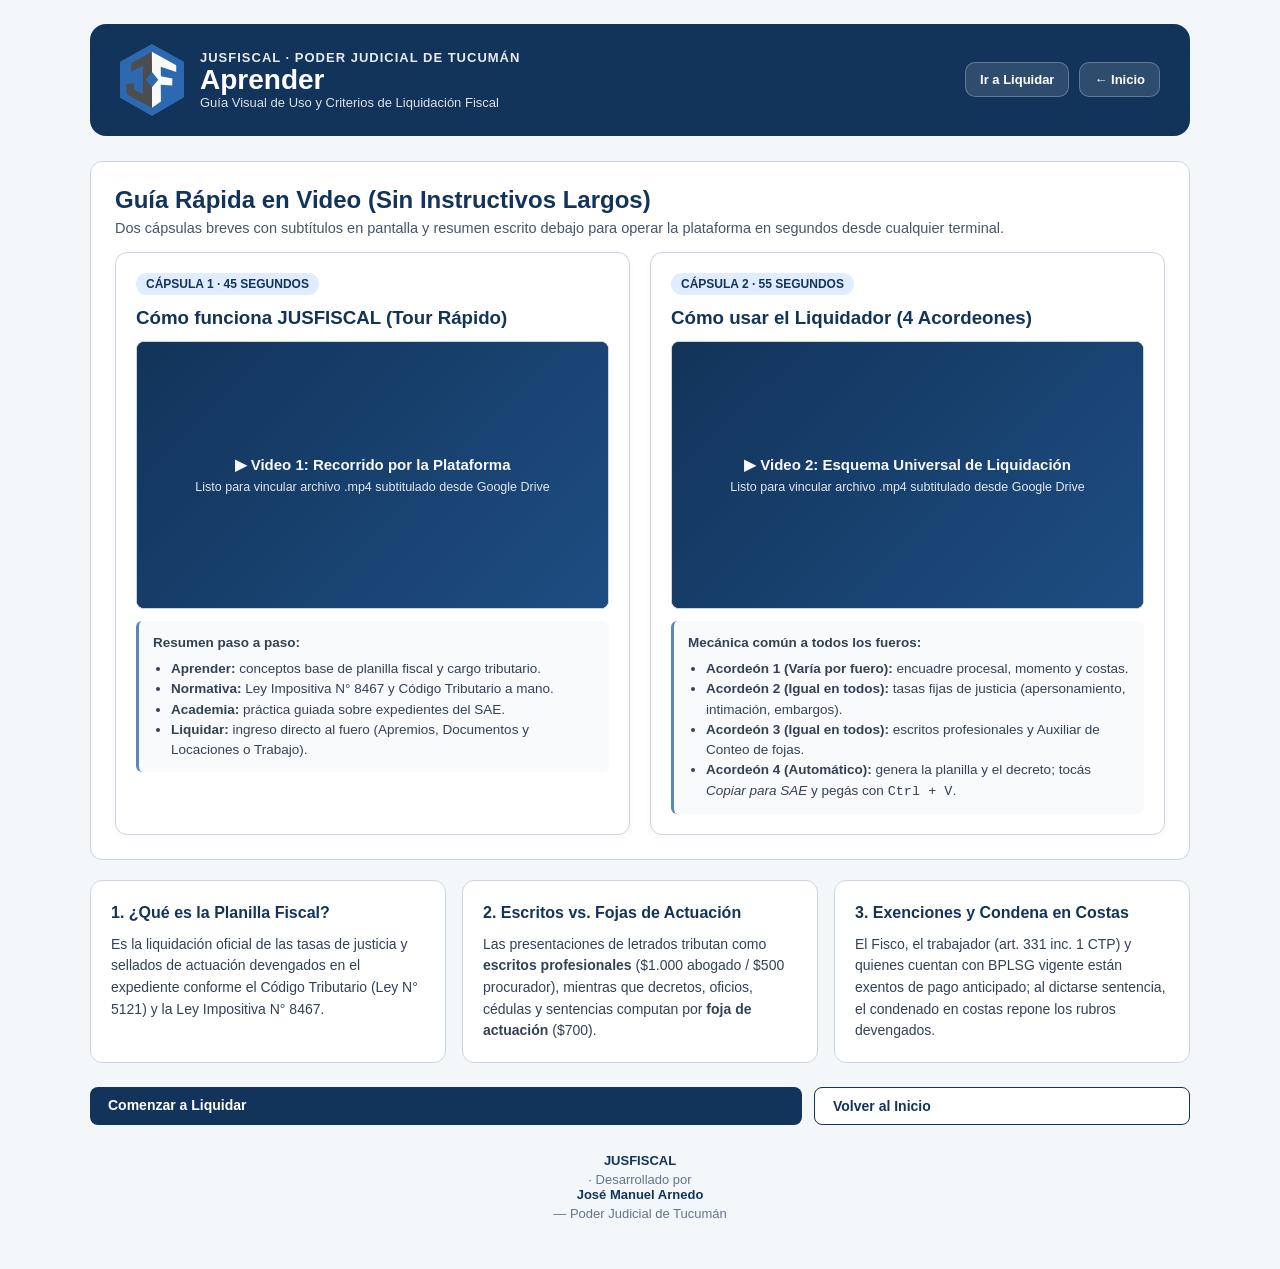
<file: aprender.html>
<!DOCTYPE html>
<html lang="es">

<head>
  <meta charset="UTF-8" />
  <meta name="viewport" content="width=device-width, initial-scale=1.0" />
  <title>Aprender · JUSFISCAL</title>
  <link rel="icon" href="assets/logo-jusfiscal.svg?v=2" type="image/svg+xml" />
  <link rel="stylesheet" href="css/jusfiscal.css" />
  <style>
    .video-grid {
      display: grid;
      grid-template-columns: repeat(auto-fit, minmax(320px, 1fr));
      gap: 20px;
      margin-top: 16px;
    }

    .video-card {
      background: #ffffff;
      border: 1px solid #cbd5e1;
      border-radius: 12px;
      padding: 20px;
      display: flex;
      flex-direction: column;
      gap: 12px;
      box-shadow: 0 2px 6px rgba(18, 52, 90, 0.04);
    }

    .video-badge {
      display: inline-block;
      background: #e0ecff;
      color: #12345A;
      font-size: 12px;
      font-weight: 700;
      padding: 4px 10px;
      border-radius: 999px;
      width: fit-content;
    }

    .video-frame-wrap {
      position: relative;
      width: 100%;
      padding-top: 56.25%;
      background: #0f172a;
      border-radius: 8px;
      overflow: hidden;
      border: 1px solid #cbd5e1;
    }

    .video-frame-wrap iframe {
      position: absolute;
      inset: 0;
      width: 100%;
      height: 100%;
      border: 0;
    }

    .video-placeholder {
      position: absolute;
      inset: 0;
      display: flex;
      flex-direction: column;
      align-items: center;
      justify-content: center;
      color: #f8fafc;
      text-align: center;
      padding: 16px;
      background: linear-gradient(135deg, #12345A 0%, #1e4d82 100%);
    }

    .script-box {
      background: #f8fafc;
      border-left: 3px solid #5D87B4;
      padding: 12px 14px;
      border-radius: 6px;
      font-size: 13.5px;
      color: #334155;
      line-height: 1.5;
    }

    .concept-grid {
      display: grid;
      grid-template-columns: repeat(auto-fit, minmax(260px, 1fr));
      gap: 16px;
      margin-top: 20px;
    }

    .concept-card {
      background: #ffffff;
      border: 1px solid #cbd5e1;
      border-radius: 12px;
      padding: 20px;
      line-height: 1.55;
    }

    .concept-card h3 {
      color: #12345A;
      margin-top: 0;
      margin-bottom: 8px;
      font-size: 16px;
    }
  </style>
</head>

<body>
  <div class="jf-module-wrap">
    <header class="jf-header">
      <div class="jf-brand">
        <img src="assets/logo-jusfiscal.svg" alt="JUSFISCAL" class="jf-logo" />
        <div class="jf-title-group">
          <span class="jf-app">JUSFISCAL · Poder Judicial de Tucumán</span>
          <h1 class="jf-module">Aprender</h1>
          <span class="jf-subtitle">Guía Visual de Uso y Criterios de Liquidación Fiscal</span>
        </div>
      </div>
      <div class="header-actions">
        <a href="liquidar.html" class="btn-jf">Ir a Liquidar</a>
        <a href="index.html" class="btn-jf">← Inicio</a>
      </div>
    </header>

    <!-- BLOQUE 1: MICRO-TUTORIALES EN VIDEO -->
    <section style="background:#fff; border:1px solid #cbd5e1; border-radius:12px; padding:24px; margin-top:20px;">
      <h2 style="color:#12345A; margin-top:0; margin-bottom:6px;">Guía Rápida en Video (Sin Instructivos Largos)</h2>
      <p style="color:#475569; margin-top:0; font-size:14.5px;">
        Dos cápsulas breves con subtítulos en pantalla y resumen escrito debajo para operar la plataforma en segundos
        desde cualquier terminal.
      </p>

      <div class="video-grid">
        <!-- VIDEO 1 -->
        <article class="video-card">
          <span class="video-badge">CÁPSULA 1 · 45 SEGUNDOS</span>
          <h3 style="color:#12345A; margin:0;">Cómo funciona JUSFISCAL (Tour Rápido)</h3>
          <div class="video-frame-wrap">
            <!-- Reemplazar el div .video-placeholder por el iframe de Google Drive al subir el .mp4:
            <iframe src="https://drive.google.com/file/d/ID_VIDEO_1/preview" allow="autoplay"></iframe>
            -->
            <div class="video-placeholder">
              <strong style="font-size:15px; margin-bottom:6px;">▶ Video 1: Recorrido por la Plataforma</strong>
              <span style="font-size:12.5px; opacity:0.9;">Listo para vincular archivo .mp4 subtitulado desde Google
                Drive</span>
            </div>
          </div>
          <div class="script-box">
            <strong>Resumen paso a paso:</strong>
            <ul style="margin:6px 0 0 18px; padding:0;">
              <li><strong>Aprender:</strong> conceptos base de planilla fiscal y cargo tributario.</li>
              <li><strong>Normativa:</strong> Ley Impositiva N° 8467 y Código Tributario a mano.</li>
              <li><strong>Academia:</strong> práctica guiada sobre expedientes del SAE.</li>
              <li><strong>Liquidar:</strong> ingreso directo al fuero (Apremios, Documentos y Locaciones o Trabajo).
              </li>
            </ul>
          </div>
        </article>

        <!-- VIDEO 2 -->
        <article class="video-card">
          <span class="video-badge">CÁPSULA 2 · 55 SEGUNDOS</span>
          <h3 style="color:#12345A; margin:0;">Cómo usar el Liquidador (4 Acordeones)</h3>
          <div class="video-frame-wrap">
            <!-- Reemplazar el div .video-placeholder por el iframe de Google Drive al subir el .mp4:
            <iframe src="https://drive.google.com/file/d/ID_VIDEO_2/preview" allow="autoplay"></iframe>
            -->
            <div class="video-placeholder">
              <strong style="font-size:15px; margin-bottom:6px;">▶ Video 2: Esquema Universal de Liquidación</strong>
              <span style="font-size:12.5px; opacity:0.9;">Listo para vincular archivo .mp4 subtitulado desde Google
                Drive</span>
            </div>
          </div>
          <div class="script-box">
            <strong>Mecánica común a todos los fueros:</strong>
            <ul style="margin:6px 0 0 18px; padding:0;">
              <li><strong>Acordeón 1 (Varía por fuero):</strong> encuadre procesal, momento y costas.</li>
              <li><strong>Acordeón 2 (Igual en todos):</strong> tasas fijas de justicia (apersonamiento, intimación,
                embargos).</li>
              <li><strong>Acordeón 3 (Igual en todos):</strong> escritos profesionales y Auxiliar de Conteo de fojas.
              </li>
              <li><strong>Acordeón 4 (Automático):</strong> genera la planilla y el decreto; tocás <em>Copiar para
                  SAE</em> y pegás con <code>Ctrl + V</code>.</li>
            </ul>
          </div>
        </article>
      </div>
    </section>

    <!-- BLOQUE 2: CONCEPTOS CLAVE -->
    <section class="concept-grid">
      <div class="concept-card">
        <h3>1. ¿Qué es la Planilla Fiscal?</h3>
        <p style="margin:0; color:#334155; font-size:14px;">
          Es la liquidación oficial de las tasas de justicia y sellados de actuación devengados en el expediente
          conforme el Código Tributario (Ley N° 5121) y la Ley Impositiva N° 8467.
        </p>
      </div>

      <div class="concept-card">
        <h3>2. Escritos vs. Fojas de Actuación</h3>
        <p style="margin:0; color:#334155; font-size:14px;">
          Las presentaciones de letrados tributan como <strong>escritos profesionales</strong> ($1.000 abogado / $500
          procurador), mientras que decretos, oficios, cédulas y sentencias computan por <strong>foja de
            actuación</strong> ($700).
        </p>
      </div>

      <div class="concept-card">
        <h3>3. Exenciones y Condena en Costas</h3>
        <p style="margin:0; color:#334155; font-size:14px;">
          El Fisco, el trabajador (art. 331 inc. 1 CTP) y quienes cuentan con BPLSG vigente están exentos de pago
          anticipado; al dictarse sentencia, el condenado en costas repone los rubros devengados.
        </p>
      </div>
    </section>

    <div style="margin-top:24px; display:flex; gap:12px; flex-wrap:wrap;">
      <a href="liquidar.html" class="btn-primary-jf"
        style="text-decoration:none; padding:10px 18px; border-radius:8px;">Comenzar a Liquidar</a>
      <a href="index.html" class="btn-secondary-jf"
        style="text-decoration:none; padding:10px 18px; border-radius:8px;">Volver al Inicio</a>
    </div>

    <footer id="autorFirma" style="text-align:center; margin-top:28px; color:#64748b; font-size:13px;">
      <strong>JUSFISCAL</strong> · Desarrollado por <strong>José Manuel Arnedo</strong> — Poder Judicial de Tucumán
    </footer>
  </div>
</body>

</html>
</file>
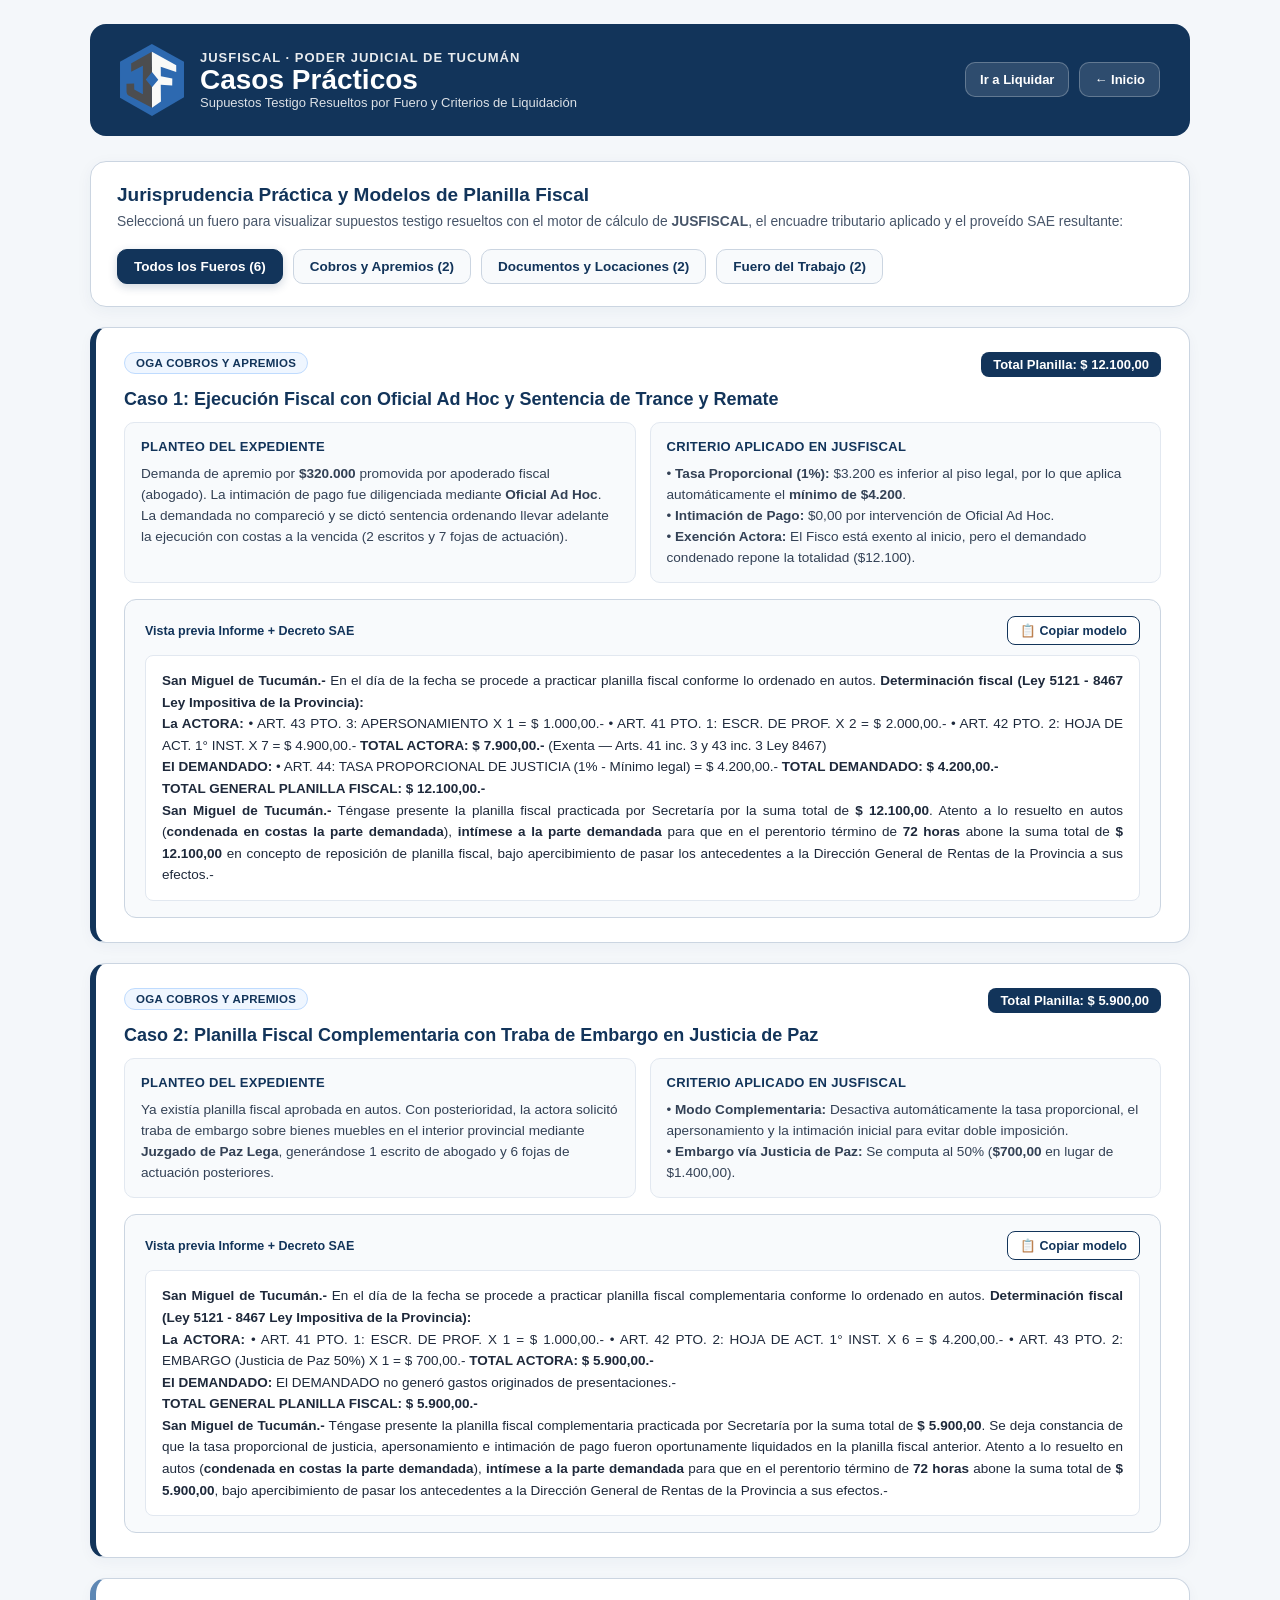
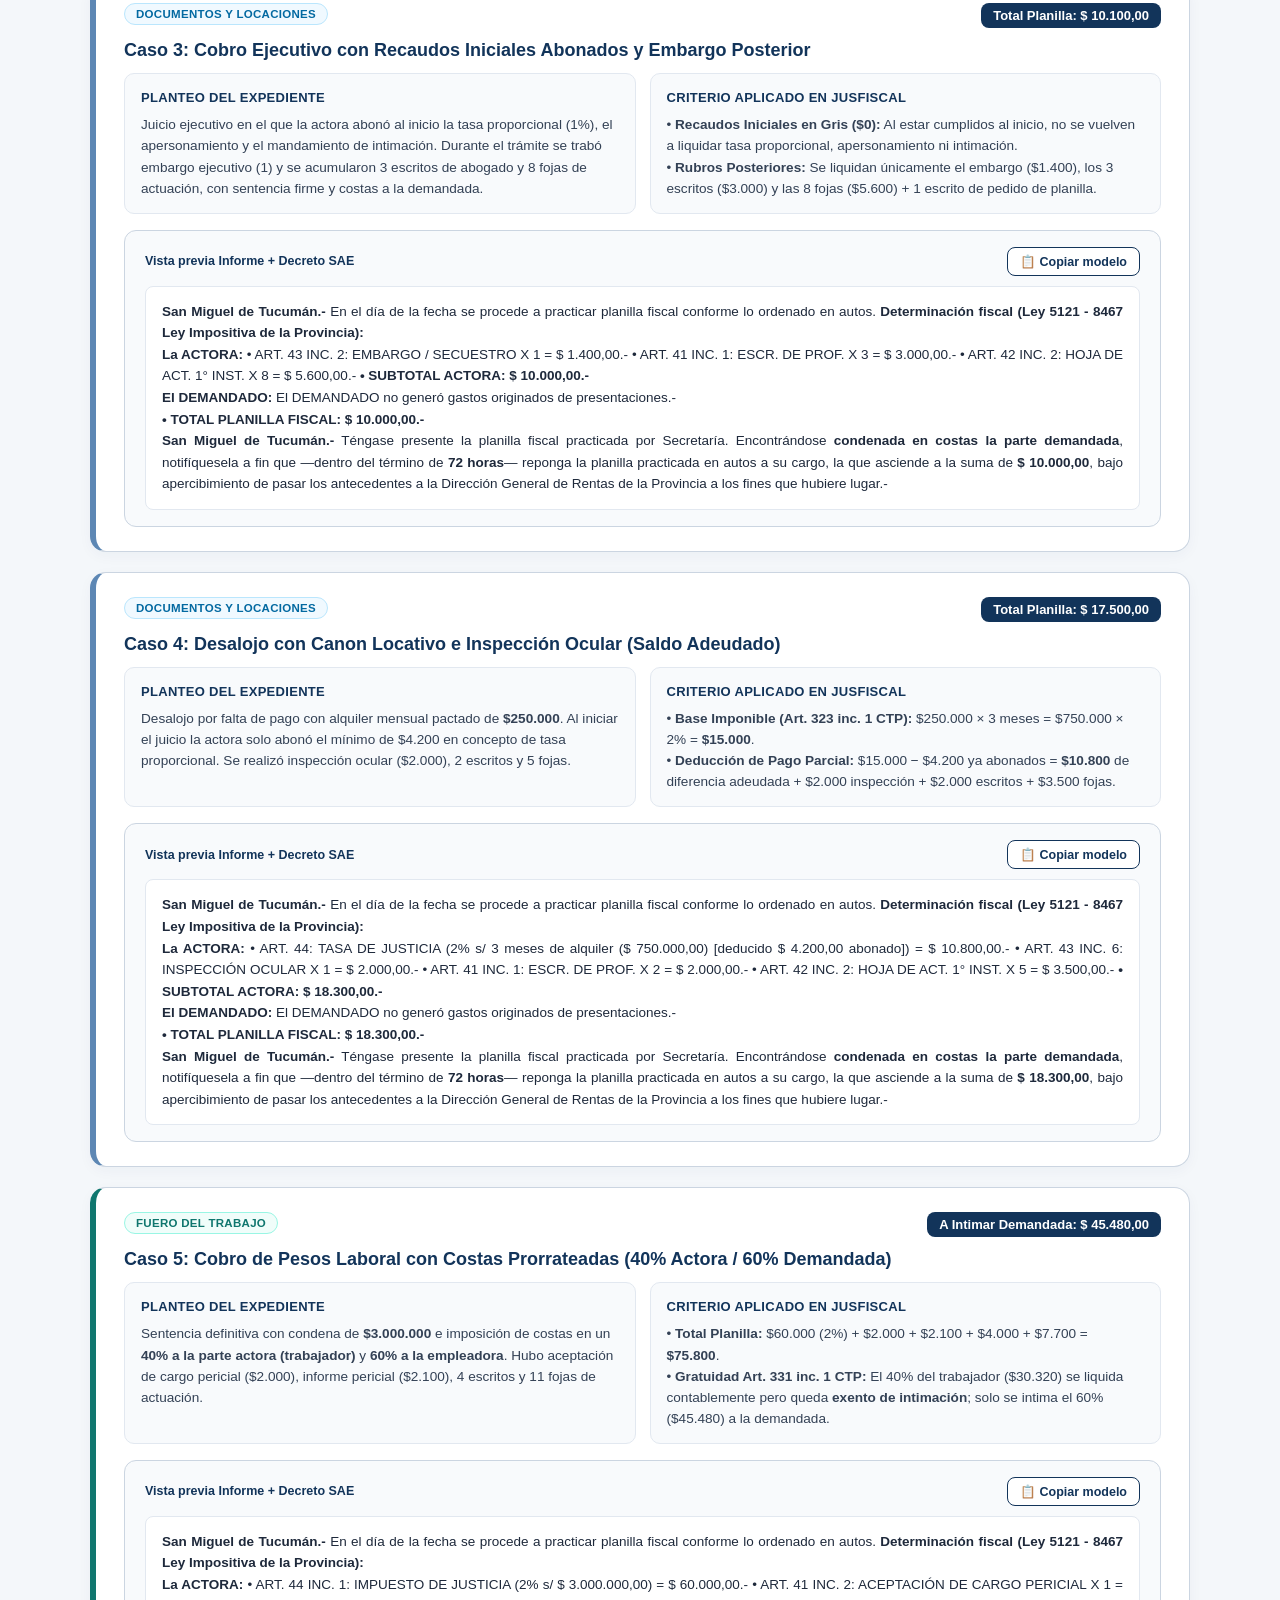
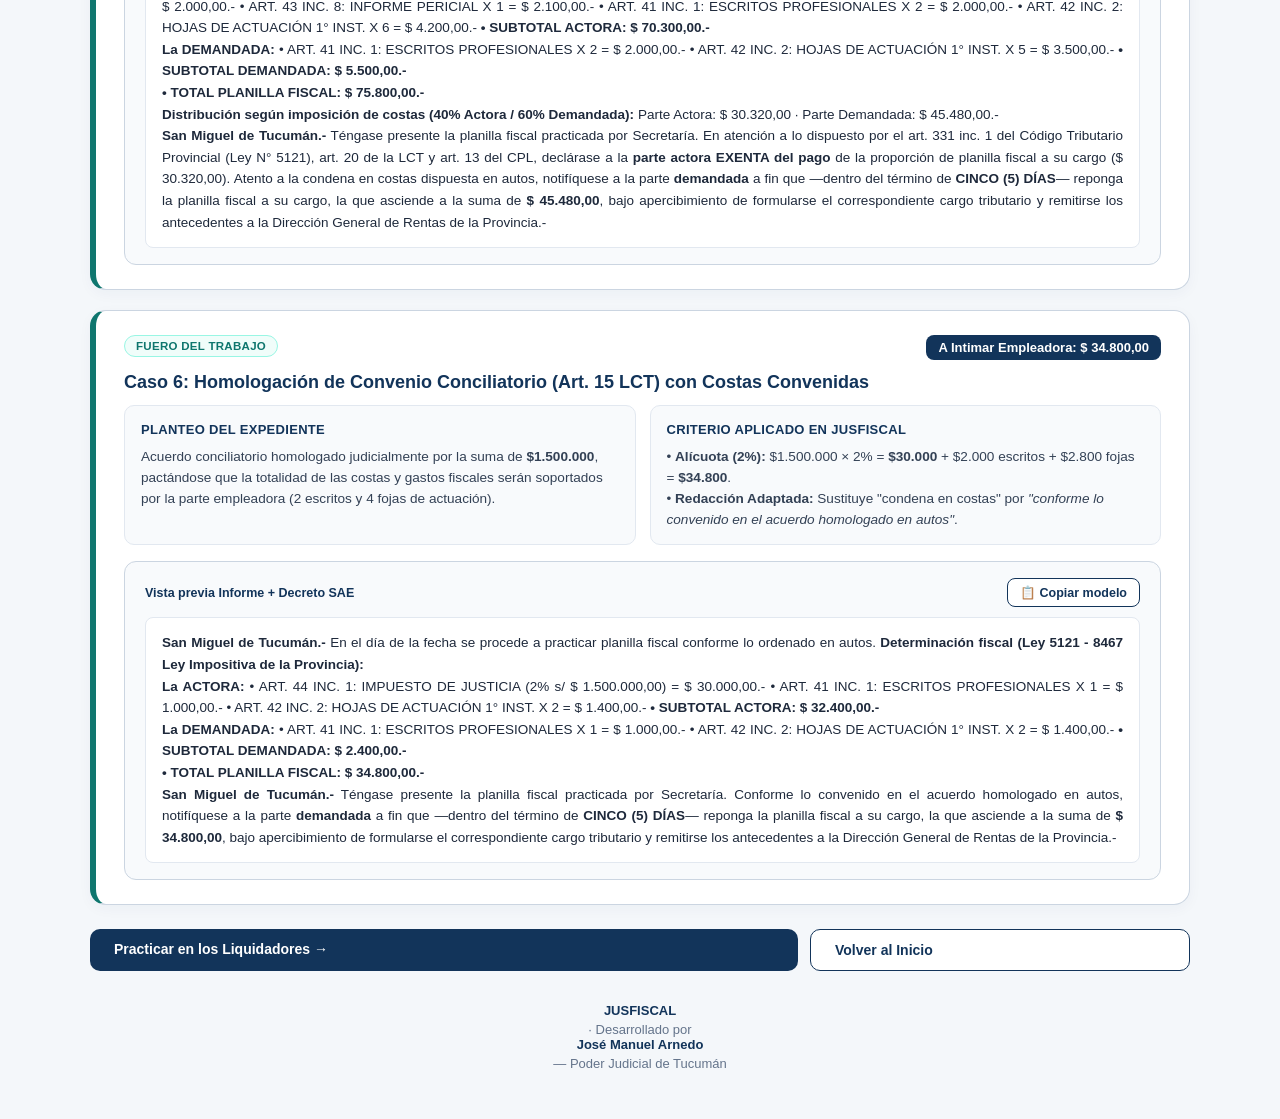
<file: casos.html>
<!DOCTYPE html>
<html lang="es">

<head>
  <meta charset="UTF-8" />
  <meta name="viewport" content="width=device-width, initial-scale=1.0" />
  <title>Casos Prácticos · JUSFISCAL</title>
  <link rel="icon" href="assets/logo-jusfiscal.svg?v=2" type="image/svg+xml" />
  <link rel="stylesheet" href="css/jusfiscal.css" />
  <style>
    .cases-intro {
      background: #ffffff;
      border: 1px solid #cbd5e1;
      border-radius: 16px;
      padding: 22px 26px;
      margin-top: 20px;
      box-shadow: 0 4px 16px rgba(18, 52, 90, 0.05);
    }

    .cases-intro h2 {
      color: #12345A;
      margin: 0 0 6px 0;
      font-size: 19px;
    }

    .cases-intro p {
      color: #475569;
      margin: 0 0 16px 0;
      font-size: 13.8px;
      line-height: 1.5;
    }

    .filter-bar {
      display: flex;
      flex-wrap: wrap;
      gap: 10px;
    }

    .filter-btn {
      padding: 9px 16px;
      border-radius: 10px;
      border: 1.5px solid #cbd5e1;
      background: #f8fafc;
      color: #12345A;
      font-size: 13.5px;
      font-weight: 700;
      cursor: pointer;
      transition: all 0.2s ease;
    }

    .filter-btn:hover {
      border-color: #12345A;
      background: #eff6ff;
    }

    .filter-btn.active {
      background: #12345A;
      color: #ffffff;
      border-color: #12345A;
      box-shadow: 0 3px 10px rgba(18, 52, 90, 0.2);
    }

    /* Tarjetas de Caso Testigo */
    .cases-list {
      display: flex;
      flex-direction: column;
      gap: 20px;
      margin-top: 20px;
    }

    .case-card {
      background: #ffffff;
      border: 1px solid #cbd5e1;
      border-left: 6px solid #12345A;
      border-radius: 16px;
      padding: 24px 28px;
      box-shadow: 0 4px 14px rgba(18, 52, 90, 0.04);
      animation: fadeUp 0.3s ease;
    }

    .case-card.fuero-documentos {
      border-left-color: #5D87B4;
    }

    .case-card.fuero-trabajo {
      border-left-color: #0f766e;
    }

    @keyframes fadeUp {
      from {
        opacity: 0;
        transform: translateY(10px);
      }

      to {
        opacity: 1;
        transform: translateY(0);
      }
    }

    .case-top {
      display: flex;
      justify-content: space-between;
      align-items: flex-start;
      gap: 12px;
      flex-wrap: wrap;
      margin-bottom: 12px;
    }

    .fuero-badge {
      display: inline-block;
      padding: 4px 11px;
      border-radius: 999px;
      font-size: 11.5px;
      font-weight: 700;
      letter-spacing: 0.3px;
      background: #eff6ff;
      color: #12345A;
      border: 1px solid #bfdbfe;
    }

    .fuero-badge.doc {
      background: #f0f9ff;
      color: #0369a1;
      border-color: #bae6fd;
    }

    .fuero-badge.trab {
      background: #f0fdfa;
      color: #0f766e;
      border-color: #99f6e4;
    }

    .case-total-pill {
      background: #12345A;
      color: #ffffff;
      font-weight: 700;
      font-size: 13px;
      padding: 5px 12px;
      border-radius: 8px;
    }

    .case-card h3 {
      color: #12345A;
      margin: 0 0 12px 0;
      font-size: 18px;
    }

    .case-cols {
      display: grid;
      grid-template-columns: repeat(auto-fit, minmax(260px, 1fr));
      gap: 14px;
      margin-bottom: 16px;
    }

    .case-box {
      background: #f8fafc;
      border: 1px solid #e2e8f0;
      border-radius: 10px;
      padding: 14px 16px;
      font-size: 13.6px;
      color: #334155;
      line-height: 1.55;
    }

    .case-box strong.box-lbl {
      display: block;
      color: #12345A;
      font-size: 13px;
      text-transform: uppercase;
      letter-spacing: 0.3px;
      margin-bottom: 6px;
    }

    /* Bloque de Decreto Modelo */
    .modelo-sae-wrap {
      background: #f8fafc;
      border: 1px solid #cbd5e1;
      border-radius: 12px;
      padding: 16px 20px;
    }

    .modelo-sae-header {
      display: flex;
      justify-content: space-between;
      align-items: center;
      margin-bottom: 10px;
      gap: 10px;
      flex-wrap: wrap;
    }

    .modelo-sae-header span {
      font-size: 12.5px;
      font-weight: 700;
      color: #12345A;
    }

    .btn-copy-case {
      padding: 6px 12px;
      border-radius: 8px;
      border: 1px solid #12345A;
      background: #ffffff;
      color: #12345A;
      font-size: 12.5px;
      font-weight: 700;
      cursor: pointer;
      transition: 0.2s;
    }

    .btn-copy-case:hover {
      background: #12345A;
      color: #ffffff;
    }

    .modelo-sae-text {
      font-family: Arial, sans-serif;
      font-size: 13.5px;
      line-height: 1.6;
      color: #1e293b;
      text-align: justify;
      background: #ffffff;
      padding: 14px 16px;
      border-radius: 8px;
      border: 1px solid #e2e8f0;
    }
  </style>
</head>

<body>
  <div class="jf-module-wrap">

    <!-- CABECERA INSTITUCIONAL -->
    <header class="jf-header">
      <div class="jf-brand">
        <img src="assets/logo-jusfiscal.svg" alt="JUSFISCAL" class="jf-logo" />
        <div class="jf-title-group">
          <span class="jf-app">JUSFISCAL · Poder Judicial de Tucumán</span>
          <h1 class="jf-module">Casos Prácticos</h1>
          <span class="jf-subtitle">Supuestos Testigo Resueltos por Fuero y Criterios de Liquidación</span>
        </div>
      </div>
      <div class="header-actions">
        <a href="liquidar.html" class="btn-jf">Ir a Liquidar</a>
        <a href="index.html" class="btn-jf">← Inicio</a>
      </div>
    </header>

    <!-- FILTROS POR FUERO -->
    <section class="cases-intro">
      <h2>Jurisprudencia Práctica y Modelos de Planilla Fiscal</h2>
      <p>
        Seleccioná un fuero para visualizar supuestos testigo resueltos con el motor de cálculo de
        <strong>JUSFISCAL</strong>, el encuadre tributario aplicado y el proveído SAE resultante:
      </p>
      <div class="filter-bar">
        <button type="button" class="filter-btn active" onclick="filtrarCasos('todos', this)">Todos los Fueros
          (6)</button>
        <button type="button" class="filter-btn" onclick="filtrarCasos('apremios', this)">Cobros y Apremios (2)</button>
        <button type="button" class="filter-btn" onclick="filtrarCasos('documentos', this)">Documentos y Locaciones
          (2)</button>
        <button type="button" class="filter-btn" onclick="filtrarCasos('trabajo', this)">Fuero del Trabajo (2)</button>
      </div>
    </section>

    <!-- LISTADO DE CASOS -->
    <section class="cases-list" id="listaCasos">

      <!-- CASO 1: APREMIOS -->
      <article class="case-card fuero-apremios" data-fuero="apremios">
        <div class="case-top">
          <span class="fuero-badge">OGA COBROS Y APREMIOS</span>
          <span class="case-total-pill">Total Planilla: $ 12.100,00</span>
        </div>
        <h3>Caso 1: Ejecución Fiscal con Oficial Ad Hoc y Sentencia de Trance y Remate</h3>
        <div class="case-cols">
          <div class="case-box">
            <strong class="box-lbl">Planteo del Expediente</strong>
            Demanda de apremio por <strong>$320.000</strong> promovida por apoderado fiscal (abogado). La intimación de
            pago fue diligenciada mediante <strong>Oficial Ad Hoc</strong>. La demandada no compareció y se dictó
            sentencia ordenando llevar adelante la ejecución con costas a la vencida (2 escritos y 7 fojas de
            actuación).
          </div>
          <div class="case-box">
            <strong class="box-lbl">Criterio Aplicado en JUSFISCAL</strong>
            • <strong>Tasa Proporcional (1%):</strong> $3.200 es inferior al piso legal, por lo que aplica
            automáticamente el <strong>mínimo de $4.200</strong>.<br>
            • <strong>Intimación de Pago:</strong> $0,00 por intervención de Oficial Ad Hoc.<br>
            • <strong>Exención Actora:</strong> El Fisco está exento al inicio, pero el demandado condenado repone la
            totalidad ($12.100).
          </div>
        </div>
        <div class="modelo-sae-wrap">
          <div class="modelo-sae-header">
            <span>Vista previa Informe + Decreto SAE</span>
            <button type="button" class="btn-copy-case" onclick="copiarModelo(this)">📋 Copiar modelo</button>
          </div>
          <div class="modelo-sae-text">
            <strong>San Miguel de Tucumán.-</strong> En el día de la fecha se procede a practicar planilla fiscal
            conforme lo ordenado en autos. <strong>Determinación fiscal (Ley 5121 - 8467 Ley Impositiva de la
              Provincia):</strong><br>
            <strong>La ACTORA:</strong> • ART. 43 PTO. 3: APERSONAMIENTO X 1 = $ 1.000,00.- • ART. 41 PTO. 1: ESCR. DE
            PROF. X 2 = $ 2.000,00.- • ART. 42 PTO. 2: HOJA DE ACT. 1° INST. X 7 = $ 4.900,00.- <strong>TOTAL ACTORA: $
              7.900,00.-</strong> (Exenta — Arts. 41 inc. 3 y 43 inc. 3 Ley 8467)<br>
            <strong>El DEMANDADO:</strong> • ART. 44: TASA PROPORCIONAL DE JUSTICIA (1% - Mínimo legal) = $ 4.200,00.-
            <strong>TOTAL DEMANDADO: $ 4.200,00.-</strong><br>
            <strong>TOTAL GENERAL PLANILLA FISCAL: $ 12.100,00.-</strong><br>
            <strong>San Miguel de Tucumán.-</strong> Téngase presente la planilla fiscal practicada por Secretaría por
            la suma total de <strong>$ 12.100,00</strong>. Atento a lo resuelto en autos (<strong>condenada en costas la
              parte demandada</strong>), <strong>intímese a la parte demandada</strong> para que en el perentorio
            término de <strong>72 horas</strong> abone la suma total de <strong>$ 12.100,00</strong> en concepto de
            reposición de planilla fiscal, bajo apercibimiento de pasar los antecedentes a la Dirección General de
            Rentas de la Provincia a sus efectos.-
          </div>
        </div>
      </article>

      <!-- CASO 2: APREMIOS COMPLEMENTARIA -->
      <article class="case-card fuero-apremios" data-fuero="apremios">
        <div class="case-top">
          <span class="fuero-badge">OGA COBROS Y APREMIOS</span>
          <span class="case-total-pill">Total Planilla: $ 5.900,00</span>
        </div>
        <h3>Caso 2: Planilla Fiscal Complementaria con Traba de Embargo en Justicia de Paz</h3>
        <div class="case-cols">
          <div class="case-box">
            <strong class="box-lbl">Planteo del Expediente</strong>
            Ya existía planilla fiscal aprobada en autos. Con posterioridad, la actora solicitó traba de embargo sobre
            bienes muebles en el interior provincial mediante <strong>Juzgado de Paz Lega</strong>, generándose 1
            escrito de abogado y 6 fojas de actuación posteriores.
          </div>
          <div class="case-box">
            <strong class="box-lbl">Criterio Aplicado en JUSFISCAL</strong>
            • <strong>Modo Complementaria:</strong> Desactiva automáticamente la tasa proporcional, el apersonamiento y
            la intimación inicial para evitar doble imposición.<br>
            • <strong>Embargo vía Justicia de Paz:</strong> Se computa al 50% (<strong>$700,00</strong> en lugar de
            $1.400,00).
          </div>
        </div>
        <div class="modelo-sae-wrap">
          <div class="modelo-sae-header">
            <span>Vista previa Informe + Decreto SAE</span>
            <button type="button" class="btn-copy-case" onclick="copiarModelo(this)">📋 Copiar modelo</button>
          </div>
          <div class="modelo-sae-text">
            <strong>San Miguel de Tucumán.-</strong> En el día de la fecha se procede a practicar planilla fiscal
            complementaria conforme lo ordenado en autos. <strong>Determinación fiscal (Ley 5121 - 8467 Ley Impositiva
              de la Provincia):</strong><br>
            <strong>La ACTORA:</strong> • ART. 41 PTO. 1: ESCR. DE PROF. X 1 = $ 1.000,00.- • ART. 42 PTO. 2: HOJA DE
            ACT. 1° INST. X 6 = $ 4.200,00.- • ART. 43 PTO. 2: EMBARGO (Justicia de Paz 50%) X 1 = $ 700,00.-
            <strong>TOTAL ACTORA: $ 5.900,00.-</strong><br>
            <strong>El DEMANDADO:</strong> El DEMANDADO no generó gastos originados de presentaciones.-<br>
            <strong>TOTAL GENERAL PLANILLA FISCAL: $ 5.900,00.-</strong><br>
            <strong>San Miguel de Tucumán.-</strong> Téngase presente la planilla fiscal complementaria practicada por
            Secretaría por la suma total de <strong>$ 5.900,00</strong>. Se deja constancia de que la tasa proporcional
            de justicia, apersonamiento e intimación de pago fueron oportunamente liquidados en la planilla fiscal
            anterior. Atento a lo resuelto en autos (<strong>condenada en costas la parte demandada</strong>),
            <strong>intímese a la parte demandada</strong> para que en el perentorio término de <strong>72
              horas</strong> abone la suma total de <strong>$ 5.900,00</strong>, bajo apercibimiento de pasar los
            antecedentes a la Dirección General de Rentas de la Provincia a sus efectos.-
          </div>
        </div>
      </article>

      <!-- CASO 3: DOCUMENTOS Y LOCACIONES -->
      <article class="case-card fuero-documentos" data-fuero="documentos">
        <div class="case-top">
          <span class="fuero-badge doc">DOCUMENTOS Y LOCACIONES</span>
          <span class="case-total-pill">Total Planilla: $ 10.100,00</span>
        </div>
        <h3>Caso 3: Cobro Ejecutivo con Recaudos Iniciales Abonados y Embargo Posterior</h3>
        <div class="case-cols">
          <div class="case-box">
            <strong class="box-lbl">Planteo del Expediente</strong>
            Juicio ejecutivo en el que la actora abonó al inicio la tasa proporcional (1%), el apersonamiento y el
            mandamiento de intimación. Durante el trámite se trabó embargo ejecutivo (1) y se acumularon 3 escritos de
            abogado y 8 fojas de actuación, con sentencia firme y costas a la demandada.
          </div>
          <div class="case-box">
            <strong class="box-lbl">Criterio Aplicado en JUSFISCAL</strong>
            • <strong>Recaudos Iniciales en Gris ($0):</strong> Al estar cumplidos al inicio, no se vuelven a liquidar
            tasa proporcional, apersonamiento ni intimación.<br>
            • <strong>Rubros Posteriores:</strong> Se liquidan únicamente el embargo ($1.400), los 3 escritos ($3.000) y
            las 8 fojas ($5.600) + 1 escrito de pedido de planilla.
          </div>
        </div>
        <div class="modelo-sae-wrap">
          <div class="modelo-sae-header">
            <span>Vista previa Informe + Decreto SAE</span>
            <button type="button" class="btn-copy-case" onclick="copiarModelo(this)">📋 Copiar modelo</button>
          </div>
          <div class="modelo-sae-text">
            <strong>San Miguel de Tucumán.-</strong> En el día de la fecha se procede a practicar planilla fiscal
            conforme lo ordenado en autos. <strong>Determinación fiscal (Ley 5121 - 8467 Ley Impositiva de la
              Provincia):</strong><br>
            <strong>La ACTORA:</strong> • ART. 43 INC. 2: EMBARGO / SECUESTRO X 1 = $ 1.400,00.- • ART. 41 INC. 1: ESCR.
            DE PROF. X 3 = $ 3.000,00.- • ART. 42 INC. 2: HOJA DE ACT. 1° INST. X 8 = $ 5.600,00.- <strong>• SUBTOTAL
              ACTORA: $ 10.000,00.-</strong><br>
            <strong>El DEMANDADO:</strong> El DEMANDADO no generó gastos originados de presentaciones.-<br>
            <strong>• TOTAL PLANILLA FISCAL: $ 10.000,00.-</strong><br>
            <strong>San Miguel de Tucumán.-</strong> Téngase presente la planilla fiscal practicada por Secretaría.
            Encontrándose <strong>condenada en costas la parte demandada</strong>, notifíquesela a fin que —dentro del
            término de <strong>72 horas</strong>— reponga la planilla practicada en autos a su cargo, la que asciende a
            la suma de <strong>$ 10.000,00</strong>, bajo apercibimiento de pasar los antecedentes a la Dirección
            General de Rentas de la Provincia a los fines que hubiere lugar.-
          </div>
        </div>
      </article>

      <!-- CASO 4: DOCUMENTOS DESALOJO -->
      <article class="case-card fuero-documentos" data-fuero="documentos">
        <div class="case-top">
          <span class="fuero-badge doc">DOCUMENTOS Y LOCACIONES</span>
          <span class="case-total-pill">Total Planilla: $ 17.500,00</span>
        </div>
        <h3>Caso 4: Desalojo con Canon Locativo e Inspección Ocular (Saldo Adeudado)</h3>
        <div class="case-cols">
          <div class="case-box">
            <strong class="box-lbl">Planteo del Expediente</strong>
            Desalojo por falta de pago con alquiler mensual pactado de <strong>$250.000</strong>. Al iniciar el juicio
            la actora solo abonó el mínimo de $4.200 en concepto de tasa proporcional. Se realizó inspección ocular
            ($2.000), 2 escritos y 5 fojas.
          </div>
          <div class="case-box">
            <strong class="box-lbl">Criterio Aplicado en JUSFISCAL</strong>
            • <strong>Base Imponible (Art. 323 inc. 1 CTP):</strong> $250.000 × 3 meses = $750.000 × 2% =
            <strong>$15.000</strong>.<br>
            • <strong>Deducción de Pago Parcial:</strong> $15.000 − $4.200 ya abonados = <strong>$10.800</strong> de
            diferencia adeudada + $2.000 inspección + $2.000 escritos + $3.500 fojas.
          </div>
        </div>
        <div class="modelo-sae-wrap">
          <div class="modelo-sae-header">
            <span>Vista previa Informe + Decreto SAE</span>
            <button type="button" class="btn-copy-case" onclick="copiarModelo(this)">📋 Copiar modelo</button>
          </div>
          <div class="modelo-sae-text">
            <strong>San Miguel de Tucumán.-</strong> En el día de la fecha se procede a practicar planilla fiscal
            conforme lo ordenado en autos. <strong>Determinación fiscal (Ley 5121 - 8467 Ley Impositiva de la
              Provincia):</strong><br>
            <strong>La ACTORA:</strong> • ART. 44: TASA DE JUSTICIA (2% s/ 3 meses de alquiler ($ 750.000,00) [deducido
            $ 4.200,00 abonado]) = $ 10.800,00.- • ART. 43 INC. 6: INSPECCIÓN OCULAR X 1 = $ 2.000,00.- • ART. 41 INC.
            1: ESCR. DE PROF. X 2 = $ 2.000,00.- • ART. 42 INC. 2: HOJA DE ACT. 1° INST. X 5 = $ 3.500,00.- <strong>•
              SUBTOTAL ACTORA: $ 18.300,00.-</strong><br>
            <strong>El DEMANDADO:</strong> El DEMANDADO no generó gastos originados de presentaciones.-<br>
            <strong>• TOTAL PLANILLA FISCAL: $ 18.300,00.-</strong><br>
            <strong>San Miguel de Tucumán.-</strong> Téngase presente la planilla fiscal practicada por Secretaría.
            Encontrándose <strong>condenada en costas la parte demandada</strong>, notifíquesela a fin que —dentro del
            término de <strong>72 horas</strong>— reponga la planilla practicada en autos a su cargo, la que asciende a
            la suma de <strong>$ 18.300,00</strong>, bajo apercibimiento de pasar los antecedentes a la Dirección
            General de Rentas de la Provincia a los fines que hubiere lugar.-
          </div>
        </div>
      </article>

      <!-- CASO 5: TRABAJO -->
      <article class="case-card fuero-trabajo" data-fuero="trabajo">
        <div class="case-top">
          <span class="fuero-badge trab">FUERO DEL TRABAJO</span>
          <span class="case-total-pill">A Intimar Demandada: $ 45.480,00</span>
        </div>
        <h3>Caso 5: Cobro de Pesos Laboral con Costas Prorrateadas (40% Actora / 60% Demandada)</h3>
        <div class="case-cols">
          <div class="case-box">
            <strong class="box-lbl">Planteo del Expediente</strong>
            Sentencia definitiva con condena de <strong>$3.000.000</strong> e imposición de costas en un <strong>40% a
              la parte actora (trabajador)</strong> y <strong>60% a la empleadora</strong>. Hubo aceptación de cargo
            pericial ($2.000), informe pericial ($2.100), 4 escritos y 11 fojas de actuación.
          </div>
          <div class="case-box">
            <strong class="box-lbl">Criterio Aplicado en JUSFISCAL</strong>
            • <strong>Total Planilla:</strong> $60.000 (2%) + $2.000 + $2.100 + $4.000 + $7.700 =
            <strong>$75.800</strong>.<br>
            • <strong>Gratuidad Art. 331 inc. 1 CTP:</strong> El 40% del trabajador ($30.320) se liquida contablemente
            pero queda <strong>exento de intimación</strong>; solo se intima el 60% ($45.480) a la demandada.
          </div>
        </div>
        <div class="modelo-sae-wrap">
          <div class="modelo-sae-header">
            <span>Vista previa Informe + Decreto SAE</span>
            <button type="button" class="btn-copy-case" onclick="copiarModelo(this)">📋 Copiar modelo</button>
          </div>
          <div class="modelo-sae-text">
            <strong>San Miguel de Tucumán.-</strong> En el día de la fecha se procede a practicar planilla fiscal
            conforme lo ordenado en autos. <strong>Determinación fiscal (Ley 5121 - 8467 Ley Impositiva de la
              Provincia):</strong><br>
            <strong>La ACTORA:</strong> • ART. 44 INC. 1: IMPUESTO DE JUSTICIA (2% s/ $ 3.000.000,00) = $ 60.000,00.- •
            ART. 41 INC. 2: ACEPTACIÓN DE CARGO PERICIAL X 1 = $ 2.000,00.- • ART. 43 INC. 8: INFORME PERICIAL X 1 = $
            2.100,00.- • ART. 41 INC. 1: ESCRITOS PROFESIONALES X 2 = $ 2.000,00.- • ART. 42 INC. 2: HOJAS DE ACTUACIÓN
            1° INST. X 6 = $ 4.200,00.- <strong>• SUBTOTAL ACTORA: $ 70.300,00.-</strong><br>
            <strong>La DEMANDADA:</strong> • ART. 41 INC. 1: ESCRITOS PROFESIONALES X 2 = $ 2.000,00.- • ART. 42 INC. 2:
            HOJAS DE ACTUACIÓN 1° INST. X 5 = $ 3.500,00.- <strong>• SUBTOTAL DEMANDADA: $ 5.500,00.-</strong><br>
            <strong>• TOTAL PLANILLA FISCAL: $ 75.800,00.-</strong><br>
            <strong>Distribución según imposición de costas (40% Actora / 60% Demandada):</strong> Parte Actora: $
            30.320,00 · Parte Demandada: $ 45.480,00.-<br>
            <strong>San Miguel de Tucumán.-</strong> Téngase presente la planilla fiscal practicada por Secretaría. En
            atención a lo dispuesto por el art. 331 inc. 1 del Código Tributario Provincial (Ley N° 5121), art. 20 de la
            LCT y art. 13 del CPL, declárase a la <b>parte actora EXENTA del pago</b> de la proporción de planilla
            fiscal a su cargo ($ 30.320,00). Atento a la condena en costas dispuesta en autos, notifíquese a la parte
            <b>demandada</b> a fin que —dentro del término de <b>CINCO (5) DÍAS</b>— reponga la planilla fiscal a su
            cargo, la que asciende a la suma de <b>$ 45.480,00</b>, bajo apercibimiento de formularse el correspondiente
            cargo tributario y remitirse los antecedentes a la Dirección General de Rentas de la Provincia.-
          </div>
        </div>
      </article>

      <!-- CASO 6: TRABAJO HOMOLOGACIÓN -->
      <article class="case-card fuero-trabajo" data-fuero="trabajo">
        <div class="case-top">
          <span class="fuero-badge trab">FUERO DEL TRABAJO</span>
          <span class="case-total-pill">A Intimar Empleadora: $ 34.800,00</span>
        </div>
        <h3>Caso 6: Homologación de Convenio Conciliatorio (Art. 15 LCT) con Costas Convenidas</h3>
        <div class="case-cols">
          <div class="case-box">
            <strong class="box-lbl">Planteo del Expediente</strong>
            Acuerdo conciliatorio homologado judicialmente por la suma de <strong>$1.500.000</strong>, pactándose que la
            totalidad de las costas y gastos fiscales serán soportados por la parte empleadora (2 escritos y 4 fojas de
            actuación).
          </div>
          <div class="case-box">
            <strong class="box-lbl">Criterio Aplicado en JUSFISCAL</strong>
            • <strong>Alícuota (2%):</strong> $1.500.000 × 2% = <strong>$30.000</strong> + $2.000 escritos + $2.800
            fojas = <strong>$34.800</strong>.<br>
            • <strong>Redacción Adaptada:</strong> Sustituye "condena en costas" por <em>"conforme lo convenido en el
              acuerdo homologado en autos"</em>.
          </div>
        </div>
        <div class="modelo-sae-wrap">
          <div class="modelo-sae-header">
            <span>Vista previa Informe + Decreto SAE</span>
            <button type="button" class="btn-copy-case" onclick="copiarModelo(this)">📋 Copiar modelo</button>
          </div>
          <div class="modelo-sae-text">
            <strong>San Miguel de Tucumán.-</strong> En el día de la fecha se procede a practicar planilla fiscal
            conforme lo ordenado en autos. <strong>Determinación fiscal (Ley 5121 - 8467 Ley Impositiva de la
              Provincia):</strong><br>
            <strong>La ACTORA:</strong> • ART. 44 INC. 1: IMPUESTO DE JUSTICIA (2% s/ $ 1.500.000,00) = $ 30.000,00.- •
            ART. 41 INC. 1: ESCRITOS PROFESIONALES X 1 = $ 1.000,00.- • ART. 42 INC. 2: HOJAS DE ACTUACIÓN 1° INST. X 2
            = $ 1.400,00.- <strong>• SUBTOTAL ACTORA: $ 32.400,00.-</strong><br>
            <strong>La DEMANDADA:</strong> • ART. 41 INC. 1: ESCRITOS PROFESIONALES X 1 = $ 1.000,00.- • ART. 42 INC. 2:
            HOJAS DE ACTUACIÓN 1° INST. X 2 = $ 1.400,00.- <strong>• SUBTOTAL DEMANDADA: $ 2.400,00.-</strong><br>
            <strong>• TOTAL PLANILLA FISCAL: $ 34.800,00.-</strong><br>
            <strong>San Miguel de Tucumán.-</strong> Téngase presente la planilla fiscal practicada por Secretaría.
            Conforme lo convenido en el acuerdo homologado en autos, notifíquese a la parte <b>demandada</b> a fin que
            —dentro del término de <b>CINCO (5) DÍAS</b>— reponga la planilla fiscal a su cargo, la que asciende a la
            suma de <b>$ 34.800,00</b>, bajo apercibimiento de formularse el correspondiente cargo tributario y
            remitirse los antecedentes a la Dirección General de Rentas de la Provincia.-
          </div>
        </div>
      </article>

    </section>

    <div style="margin-top:24px; display:flex; gap:12px; flex-wrap:wrap; justify-content:center;">
      <a href="liquidar.html" class="btn-primary-jf"
        style="text-decoration:none; padding:12px 24px; border-radius:10px;">Practicar en los Liquidadores →</a>
      <a href="index.html" class="btn-secondary-jf"
        style="text-decoration:none; padding:12px 24px; border-radius:10px;">Volver al Inicio</a>
    </div>

    <footer style="text-align:center; margin-top:32px; color:#64748b; font-size:13px;">
      <strong>JUSFISCAL</strong> · Desarrollado por <strong>José Manuel Arnedo</strong> — Poder Judicial de Tucumán
    </footer>
  </div>

  <script>
    function filtrarCasos(fuero, btn) {
      document.querySelectorAll('.filter-btn').forEach(b => b.classList.remove('active'));
      if (btn) btn.classList.add('active');

      document.querySelectorAll('.case-card').forEach(card => {
        if (fuero === 'todos' || card.dataset.fuero === fuero) {
          card.style.display = 'block';
        } else {
          card.style.display = 'none';
        }
      });
    }

    function copiarModelo(btn) {
      const box = btn.closest('.modelo-sae-wrap').querySelector('.modelo-sae-text');
      const texto = box.innerText;
      navigator.clipboard.writeText(texto).then(() => {
        const orig = btn.textContent;
        btn.textContent = '✓ Copiado';
        btn.style.background = '#12345A';
        btn.style.color = '#ffffff';
        setTimeout(() => {
          btn.textContent = orig;
          btn.style.background = '#ffffff';
          btn.style.color = '#12345A';
        }, 1800);
      });
    }
  </script>
</body>

</html>
</file>
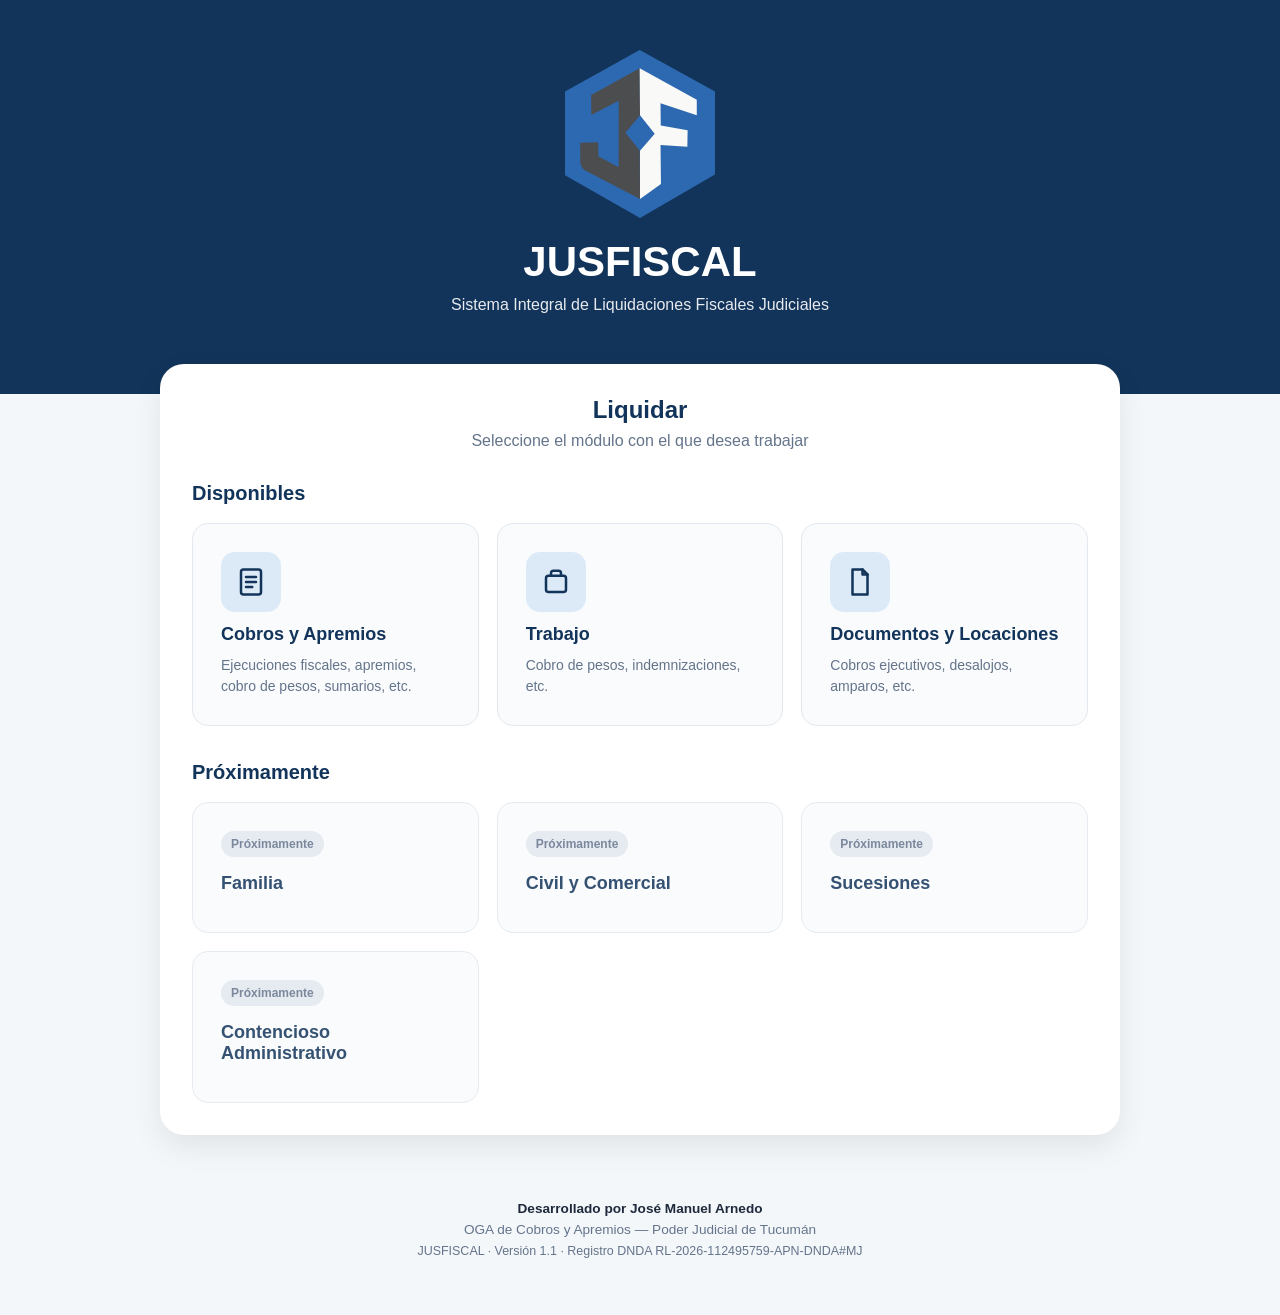
<file: liquidar.html>
<!DOCTYPE html>
<html lang="es">

<head>

  <meta charset="UTF-8">
  <meta name="viewport" content="width=device-width, initial-scale=1.0">

  <title>Liquidar | JUSFISCAL</title>
  <link rel="icon" href="assets/logo-jusfiscal.svg?v=2" type="image/svg+xml" />
  <link rel="stylesheet" href="css/jusfiscal.css">

</head>

<body>

  <header class="hero">
  
    <a href="index.html" class="brand-link">
  
      <img src="assets/logo-jusfiscal.svg" alt="JUSFISCAL" class="logo">
  
      <h1>JUSFISCAL</h1>
  
      <p class="subtitle">
        Sistema Integral de Liquidaciones Fiscales Judiciales
      </p>
  
    </a>
  
  </header>

  <main class="container">

    <section class="card-panel">

      <div class="section-title">

        <h2>Liquidar</h2>

        <p>
          Seleccione el módulo con el que desea trabajar
        </p>

      </div>

      <div class="modules-section">
      
        <h3 class="modules-title">
          Disponibles
        </h3>
      
        <div class="module-grid">
      
          <a href="modulos/apremios/index.html" class="module-card">
      
            <div class="card-icon">
            
              <svg viewBox="0 0 24 24" fill="none" stroke="currentColor" stroke-width="2" stroke-linecap="round"
                stroke-linejoin="round">
            
                <rect x="4" y="2" width="16" height="20" rx="2" />
            
                <line x1="8" y1="8" x2="16" y2="8" />
                <line x1="8" y1="12" x2="16" y2="12" />
                <line x1="8" y1="16" x2="13" y2="16" />
            
              </svg>
            
            </div>
      
            <h3>Cobros y Apremios</h3>
      
            <p>
              Ejecuciones fiscales, apremios,
              cobro de pesos, sumarios, etc.
            </p>
      
          </a>
      
          <a href="modulos/trabajo/index.html" class="module-card">
      
            <div class="card-icon">
            
              <svg viewBox="0 0 24 24" fill="none" stroke="currentColor" stroke-width="2" stroke-linecap="round"
                stroke-linejoin="round">
            
                <path d="M8 7V5a2 2 0 0 1 2-2h4a2 2 0 0 1 2 2v2" />
            
                <rect x="4" y="7" width="16" height="13" rx="2" />
            
              </svg>
            
            </div>
      
            <h3>Trabajo</h3>
      
            <p>
              Cobro de pesos, indemnizaciones,
              etc.
            </p>
      
          </a>
      
          <a href="modulos/documentos/index.html" class="module-card">
      
            <div class="card-icon">
            
              <svg viewBox="0 0 24 24" fill="none" stroke="currentColor" stroke-width="2" stroke-linecap="round"
                stroke-linejoin="round">
            
                <path d="M6 2h8l4 4v16H6z" />
                <path d="M14 2v4h4" />
            
              </svg>
            
            </div>
      
            <h3>Documentos y Locaciones</h3>
      
            <p>
              Cobros ejecutivos, desalojos,
              amparos, etc.
            </p>
      
          </a>
      
        </div>
      
        <h3 class="modules-title upcoming-title">
          Próximamente
        </h3>
      
        <div class="module-grid">
      
          <div class="module-card coming-soon">
      
            <span class="badge-soon">
              Próximamente
            </span>
      
            <h3>Familia</h3>
      
          </div>
      
          <div class="module-card coming-soon">
      
            <span class="badge-soon">
              Próximamente
            </span>
      
            <h3>Civil y Comercial</h3>
      
          </div>
      
          <div class="module-card coming-soon">
      
            <span class="badge-soon">
              Próximamente
            </span>
      
            <h3>Sucesiones</h3>
      
          </div>
      
          <div class="module-card coming-soon">
      
            <span class="badge-soon">
              Próximamente
            </span>
      
            <h3>Contencioso Administrativo</h3>
      
          </div>
      
        </div>
      
      </div>

         

    </section>

  </main>

  <footer class="jf-footer"
    style="text-align: center; padding: 24px 16px; color: #64748b; font-size: 0.85rem; line-height: 1.5;">
    <div id="autorFirma" style="font-weight: 700; color: #1e293b;">
      Desarrollado por José Manuel Arnedo
    </div>
    <div>OGA de Cobros y Apremios — Poder Judicial de Tucumán</div>
    <div style="font-size: 0.78rem; margin-top: 2px;">JUSFISCAL · Versión 1.1 · Registro DNDA RL-2026-112495759-APN-DNDA#MJ</div>
  </footer>

</body>

</html>
</file>
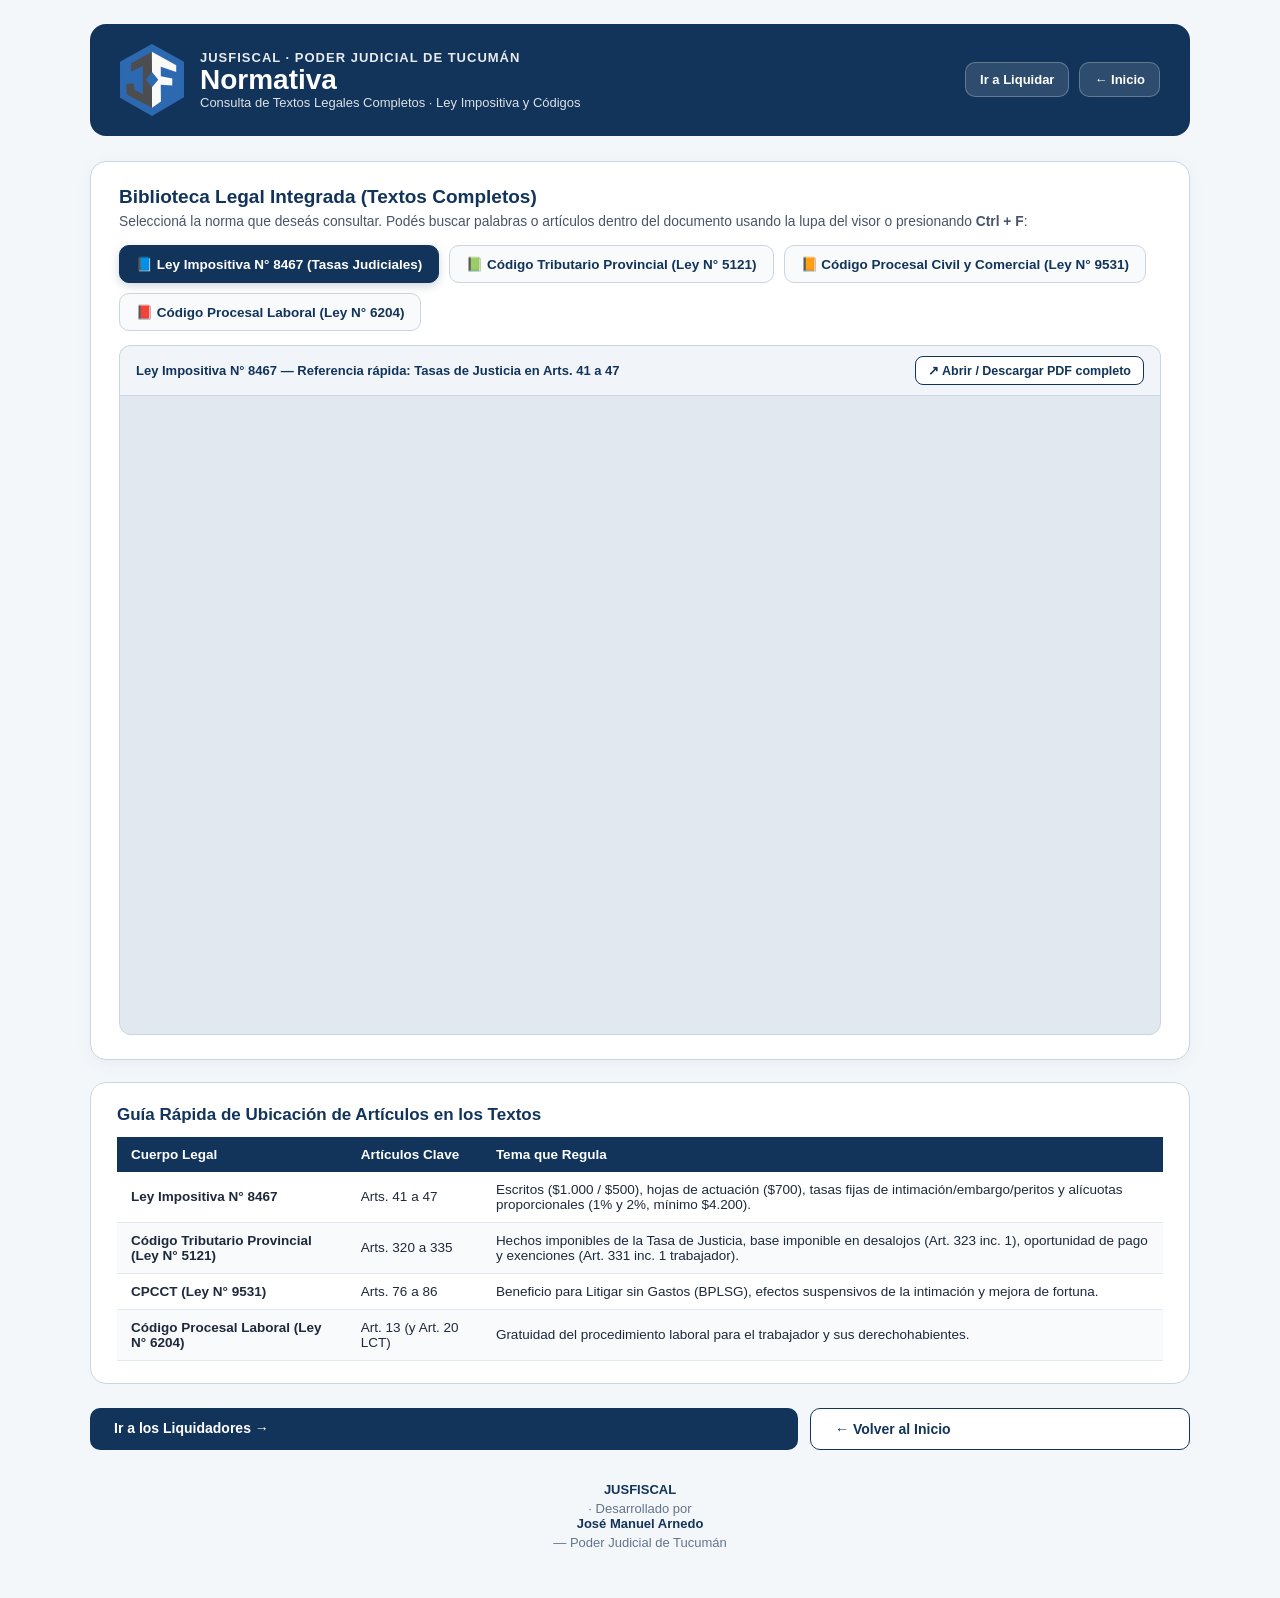
<file: normativa.html>
<!DOCTYPE html>
<html lang="es">

<head>
  <meta charset="UTF-8" />
  <meta name="viewport" content="width=device-width, initial-scale=1.0" />
  <title>Normativa · JUSFISCAL</title>
  <link rel="icon" href="assets/logo-jusfiscal.svg?v=2" type="image/svg+xml" />
  <link rel="stylesheet" href="css/jusfiscal.css" />
  <style>
    .viewer-panel {
      background: #ffffff;
      border: 1px solid #cbd5e1;
      border-radius: 16px;
      padding: 24px 28px;
      margin-top: 20px;
      box-shadow: 0 4px 16px rgba(18, 52, 90, 0.05);
    }

    .viewer-panel h2 {
      color: #12345A;
      margin: 0 0 6px 0;
      font-size: 19px;
    }

    .viewer-panel p {
      color: #475569;
      margin: 0 0 16px 0;
      font-size: 13.8px;
    }

    /* Pestañas de Leyes */
    .law-tabs {
      display: flex;
      flex-wrap: wrap;
      gap: 10px;
      margin-bottom: 14px;
    }

    .law-tab {
      padding: 10px 16px;
      border-radius: 10px;
      border: 1.5px solid #cbd5e1;
      background: #f8fafc;
      color: #12345A;
      font-size: 13.5px;
      font-weight: 700;
      cursor: pointer;
      transition: all 0.2s ease;
    }

    .law-tab:hover {
      border-color: #12345A;
      background: #eff6ff;
    }

    .law-tab.active {
      background: #12345A;
      color: #ffffff;
      border-color: #12345A;
      box-shadow: 0 3px 10px rgba(18, 52, 90, 0.2);
    }

    /* Barra de herramientas del visor */
    .viewer-toolbar {
      display: flex;
      justify-content: space-between;
      align-items: center;
      flex-wrap: wrap;
      gap: 10px;
      background: #f1f5f9;
      border: 1px solid #cbd5e1;
      border-bottom: none;
      border-radius: 12px 12px 0 0;
      padding: 10px 16px;
    }

    .viewer-info {
      font-size: 13px;
      color: #12345A;
      font-weight: 600;
    }

    .btn-drive-ext {
      padding: 6px 12px;
      border-radius: 8px;
      background: #ffffff;
      border: 1px solid #12345A;
      color: #12345A;
      font-size: 12.5px;
      font-weight: 700;
      text-decoration: none;
      transition: 0.2s;
    }

    .btn-drive-ext:hover {
      background: #12345A;
      color: #ffffff;
    }

    /* Marco del PDF */
    .pdf-frame-wrap {
      width: 100%;
      height: 640px;
      border: 1px solid #cbd5e1;
      border-radius: 0 0 12px 12px;
      overflow: hidden;
      background: #e2e8f0;
    }

    .pdf-frame-wrap iframe {
      width: 100%;
      height: 100%;
      border: none;
    }

    /* Tabla resumida de referencia rápida */
    .ref-card {
      background: #ffffff;
      border: 1px solid #cbd5e1;
      border-radius: 16px;
      padding: 22px 26px;
      margin-top: 22px;
    }

    .ref-card h3 {
      color: #12345A;
      margin: 0 0 12px 0;
      font-size: 17px;
    }

    .norma-table {
      width: 100%;
      border-collapse: collapse;
      font-size: 13.5px;
    }

    .norma-table th {
      background: #12345A;
      color: #ffffff;
      text-align: left;
      padding: 10px 14px;
    }

    .norma-table td {
      padding: 10px 14px;
      border-bottom: 1px solid #e2e8f0;
      color: #1e293b;
    }

    .norma-table tr:nth-child(even) td {
      background: #f8fafc;
    }
  </style>
</head>

<body>
  <div class="jf-module-wrap">

    <!-- CABECERA INSTITUCIONAL -->
    <header class="jf-header">
      <div class="jf-brand">
        <img src="assets/logo-jusfiscal.svg" alt="JUSFISCAL" class="jf-logo" />
        <div class="jf-title-group">
          <span class="jf-app">JUSFISCAL · Poder Judicial de Tucumán</span>
          <h1 class="jf-module">Normativa</h1>
          <span class="jf-subtitle">Consulta de Textos Legales Completos · Ley Impositiva y Códigos</span>
        </div>
      </div>
      <div class="header-actions">
        <a href="liquidar.html" class="btn-jf">Ir a Liquidar</a>
        <a href="index.html" class="btn-jf">← Inicio</a>
      </div>
    </header>

    <!-- VISOR DE TEXTOS LEGALES COMPLETOS -->
    <section class="viewer-panel">
      <h2>Biblioteca Legal Integrada (Textos Completos)</h2>
      <p>
        Seleccioná la norma que deseás consultar. Podés buscar palabras o artículos dentro del documento usando la lupa
        del visor o presionando <strong>Ctrl + F</strong>:
      </p>

      <div class="law-tabs">
        <button type="button" class="law-tab active" onclick="cargarLey('impositiva', this)">
          📘 Ley Impositiva N° 8467 (Tasas Judiciales)
        </button>
        <button type="button" class="law-tab" onclick="cargarLey('ctp', this)">
          📗 Código Tributario Provincial (Ley N° 5121)
        </button>
        <button type="button" class="law-tab" onclick="cargarLey('cpcct', this)">
          📙 Código Procesal Civil y Comercial (Ley N° 9531)
        </button>
        <button type="button" class="law-tab" onclick="cargarLey('cpl', this)">
          📕 Código Procesal Laboral (Ley N° 6204)
        </button>
      </div>

      <div class="viewer-toolbar">
        <span class="viewer-info" id="leyTitulo">
          Ley Impositiva N° 8467 — Referencia rápida: Tasas de Justicia en Arts. 41 a 47
        </span>
        <a href="#" target="_blank" rel="noopener" class="btn-drive-ext" id="btnAbrirDrive">
          ↗ Abrir / Descargar PDF completo
        </a>
      </div>

      <div class="pdf-frame-wrap">
        <iframe id="visorPdf" src="" allow="autoplay"></iframe>
      </div>
    </section>

    <!-- ÍNDICE DE ARTÍCULOS CLAVE PARA UBICAR RÁPIDO EN LOS PDF -->
    <section class="ref-card">
      <h3>Guía Rápida de Ubicación de Artículos en los Textos</h3>
      <div style="overflow-x:auto;">
        <table class="norma-table">
          <thead>
            <tr>
              <th>Cuerpo Legal</th>
              <th>Artículos Clave</th>
              <th>Tema que Regula</th>
            </tr>
          </thead>
          <tbody>
            <tr>
              <td><strong>Ley Impositiva N° 8467</strong></td>
              <td>Arts. 41 a 47</td>
              <td>Escritos ($1.000 / $500), hojas de actuación ($700), tasas fijas de intimación/embargo/peritos y
                alícuotas proporcionales (1% y 2%, mínimo $4.200).</td>
            </tr>
            <tr>
              <td><strong>Código Tributario Provincial (Ley N° 5121)</strong></td>
              <td>Arts. 320 a 335</td>
              <td>Hechos imponibles de la Tasa de Justicia, base imponible en desalojos (Art. 323 inc. 1), oportunidad
                de pago y exenciones (Art. 331 inc. 1 trabajador).</td>
            </tr>
            <tr>
              <td><strong>CPCCT (Ley N° 9531)</strong></td>
              <td>Arts. 76 a 86</td>
              <td>Beneficio para Litigar sin Gastos (BPLSG), efectos suspensivos de la intimación y mejora de fortuna.
              </td>
            </tr>
            <tr>
              <td><strong>Código Procesal Laboral (Ley N° 6204)</strong></td>
              <td>Art. 13 (y Art. 20 LCT)</td>
              <td>Gratuidad del procedimiento laboral para el trabajador y sus derechohabientes.</td>
            </tr>
          </tbody>
        </table>
      </div>
    </section>

    <div style="margin-top:24px; display:flex; gap:12px; flex-wrap:wrap; justify-content:center;">
      <a href="liquidar.html" class="btn-primary-jf"
        style="text-decoration:none; padding:12px 24px; border-radius:10px;">Ir a los Liquidadores →</a>
      <a href="index.html" class="btn-secondary-jf"
        style="text-decoration:none; padding:12px 24px; border-radius:10px;">← Volver al Inicio</a>
    </div>

    <footer style="text-align:center; margin-top:32px; color:#64748b; font-size:13px;">
      <strong>JUSFISCAL</strong> · Desarrollado por <strong>José Manuel Arnedo</strong> — Poder Judicial de Tucumán
    </footer>
  </div>

  <script>
    const LEYES_DRIVE = {
      impositiva: {
        id: '1o3cLu7qmXtF2CD_Zi4GvQT5Zf-Wg8NFE',
        info: 'Ley Impositiva N° 8467 — Referencia rápida: Tasas de Justicia en Arts. 41 a 47'
      },
      ctp: {
        id: '1tsUL1CT8MXylMw0nasKramGxgHdJfSvl',
        info: 'Código Tributario Provincial (Ley N° 5121) — Referencia rápida: Tasas de Justicia en Arts. 320 a 335'
      },
      cpcct: {
        id: '1oqYbxG72_Op-BePG3QHKvWo5ub9A0uKC',
        info: 'Código Procesal Civil y Comercial (Ley N° 9531) — Referencia rápida: BPLSG en Arts. 76 a 86'
      },
      cpl: {
        id: '1439a2iIy9kqdl5JwgeJwuQ_Cj9Eo9UI7',
        info: 'Código Procesal Laboral (Ley N° 6204) — Referencia rápida: Gratuidad en Art. 13'
      }
    };

    function cargarLey(clave, btn) {
      document.querySelectorAll('.law-tab').forEach(t => t.classList.remove('active'));
      if (btn) btn.classList.add('active');

      const data = LEYES_DRIVE[clave];
      document.getElementById('leyTitulo').textContent = data.info;
      document.getElementById('visorPdf').src = `https://drive.google.com/file/d/${data.id}/preview`;
      document.getElementById('btnAbrirDrive').href = `https://drive.google.com/file/d/${data.id}/view`;
    }

    window.addEventListener('DOMContentLoaded', () => {
      cargarLey('impositiva', document.querySelector('.law-tab'));
    });
  </script>
</body>

</html>
</file>
<file: css/jusfiscal.css>
:root {
    --primary: #12345A;
    --primary-light: #5D87B4;
    --background: #F4F7FA;
    --surface: #FFFFFF;
    --border: #E2E8F0;
    --text: #1E293B;
    --muted: #64748B;
}

* {
    margin: 0;
    padding: 0;
    box-sizing: border-box;
}

body {
    background: var(--background);
    font-family: "Segoe UI", Arial, sans-serif;
    color: var(--text);
}

/* =========================================================
   PORTADA (INDEX.HTML) Y SELECTOR DE FUEROS (LIQUIDAR.HTML)
   ========================================================= */

.hero {
    background: var(--primary);
    color: white;
    text-align: center;
    padding: 50px 20px 80px;
}

.logo {
    width: 150px;
    display: block;
    margin: 0 auto 20px;
}

.hero h1 {
    font-size: 42px;
    margin-bottom: 10px;
}

.subtitle {
    opacity: .9;
}

.brand-link {
    display: inline-block;
    color: inherit;
    text-decoration: none;
    cursor: pointer;
}

.brand-link h1,
.brand-link .subtitle {
    color: white;
}

.brand-link:hover {
    opacity: .95;
    transform: scale(1.01);
}

.container {
    max-width: 1000px;
    margin: -30px auto 40px;
    padding: 0 20px;
}

.card-panel {
    background: white;
    border-radius: 24px;
    padding: 32px;
    box-shadow: 0 12px 30px rgba(0, 0, 0, .08);
}

.section-title {
    text-align: center;
    margin-bottom: 32px;
}

.section-title h2 {
    color: var(--primary);
    margin-bottom: 8px;
}

.section-title p {
    color: var(--muted);
}

.menu-grid,
.module-grid {
    display: grid;
    grid-template-columns: repeat(3, 1fr);
    gap: 18px;
}

.menu-card,
.module-card {
    display: block;
    background: #FAFBFC;
    border: 1px solid var(--border);
    border-radius: 16px;
    padding: 24px;
    text-decoration: none;
    color: inherit;
    transition: .2s;
}

.module-card {
    padding: 28px;
}

.menu-card:hover,
.module-card:hover {
    transform: translateY(-4px);
    box-shadow: 0 10px 20px rgba(0, 0, 0, .08);
}

.menu-card-primary {
    border: 2px solid var(--primary-light);
}

.menu-card h3,
.module-card h3 {
    font-size: 18px;
    color: var(--primary);
    margin-bottom: 10px;
}

.menu-card p,
.module-card p {
    font-size: 14px;
    color: var(--muted);
    line-height: 1.5;
}

.card-icon {
    width: 60px;
    height: 60px;
    display: flex;
    align-items: center;
    justify-content: center;
    border-radius: 14px;
    background: #DCEAF7;
    color: var(--primary);
    margin-bottom: 12px;
}

.card-icon svg {
    width: 30px;
    height: 30px;
}

/* Ajuste de tamaño para los íconos SVG directos dentro de las tarjetas */
.menu-card>svg,
.module-card>svg {
    width: 48px;
    height: 48px;
    color: var(--primary);
    margin-bottom: 14px;
    display: block;
}

.menu-card-primary {
    background: #F4F8FD;
    border: 2px solid var(--primary-light);
}

.modules-title {
    margin-top: 10px;
    margin-bottom: 18px;
    color: var(--primary);
    font-size: 20px;
}

.upcoming-title {
    margin-top: 35px;
}

.badge-soon {
    display: inline-block;
    background: #E2E8F0;
    color: #64748B;
    font-size: 12px;
    font-weight: 600;
    padding: 6px 10px;
    border-radius: 999px;
    margin-bottom: 16px;
}

.coming-soon {
    opacity: .85;
}

/* =========================================================
   MÓDULOS OPERATIVOS (4 ACORDEONES + CABECERA INTERNA)
   ========================================================= */

.jf-module-wrap {
    max-width: 1140px;
    margin: 24px auto 48px;
    padding: 0 20px;
}

.jf-header {
    display: flex;
    justify-content: space-between;
    align-items: center;
    gap: 30px;
    padding: 20px 30px;
    background: var(--primary);
    color: white;
    border-radius: 16px;
    margin-bottom: 25px;
}

.jf-brand {
    display: flex;
    align-items: center;
    gap: 16px;
}

.jf-logo {
    width: 64px;
    height: auto;
    flex-shrink: 0;
}

.jf-title-group {
    display: flex;
    flex-direction: column;
}

.jf-app {
    font-size: 13px;
    font-weight: 600;
    text-transform: uppercase;
    letter-spacing: 1px;
    opacity: .9;
}

.jf-module {
    font-size: 28px;
    font-weight: 700;
    line-height: 1.1;
}

.jf-subtitle {
    font-size: 13px;
    opacity: .85;
}

.header-actions {
    display: flex;
    gap: 10px;
    flex-wrap: wrap;
}

.btn-jf {
    display: inline-flex;
    align-items: center;
    gap: 6px;
    padding: 9px 14px;
    border-radius: 10px;
    font-size: 13px;
    font-weight: 600;
    cursor: pointer;
    text-decoration: none;
    border: 1px solid rgba(255, 255, 255, 0.25);
    background: rgba(255, 255, 255, 0.12);
    color: #ffffff;
    transition: 0.2s;
}

.btn-jf:hover {
    background: rgba(255, 255, 255, 0.22);
}

/* Acordeones */
.accordion-list {
    display: flex;
    flex-direction: column;
    gap: 14px;
}

.accordion-item {
    background: var(--surface);
    border: 1px solid var(--border);
    border-radius: 16px;
    box-shadow: 0 4px 14px rgba(18, 52, 90, 0.05);
    overflow: hidden;
}

.accordion-header {
    width: 100%;
    display: flex;
    justify-content: space-between;
    align-items: center;
    padding: 18px 22px;
    background: #ffffff;
    border: none;
    cursor: pointer;
    text-align: left;
    transition: background 0.15s;
}

.accordion-header:hover {
    background: #f8fafc;
}

.accordion-title-wrap {
    display: flex;
    align-items: center;
    gap: 12px;
}

.accordion-step {
    width: 30px;
    height: 30px;
    border-radius: 8px;
    background: var(--primary);
    color: #ffffff;
    font-weight: 700;
    font-size: 14px;
    display: flex;
    align-items: center;
    justify-content: center;
    flex-shrink: 0;
}

.accordion-title {
    font-size: 16px;
    font-weight: 700;
    color: var(--primary);
}

.accordion-badge {
    font-size: 12px;
    font-weight: 600;
    color: var(--primary);
    background: #DCEAF7;
    padding: 4px 10px;
    border-radius: 999px;
    margin-right: 10px;
}

.accordion-chevron {
    font-size: 14px;
    color: var(--muted);
    transition: transform 0.2s;
}

.accordion-item.open .accordion-chevron {
    transform: rotate(180deg);
}

.accordion-body {
    display: none;
    padding: 20px 24px 24px;
    border-top: 1px solid var(--border);
    background: #ffffff;
}

.accordion-item.open .accordion-body {
    display: block;
}

/* Grillas con protección anti-desborde (fix Imposición de Costas) */
.grid-2 {
    display: grid;
    grid-template-columns: repeat(2, minmax(0, 1fr));
    gap: 16px;
}

.grid-3 {
    display: grid;
    grid-template-columns: repeat(3, minmax(0, 1fr));
    gap: 16px;
}

.field-group {
    display: flex;
    flex-direction: column;
    gap: 6px;
    min-width: 0;
}

.field-group label {
    font-size: 13px;
    font-weight: 600;
    color: var(--text);
}

.field-group input[type="number"],
.field-group input[type="text"],
.field-group select {
    width: 100%;
    max-width: 100%;
    padding: 10px 12px;
    border: 1px solid #cbd5e1;
    border-radius: 10px;
    font-size: 14px;
    font-family: inherit;
    color: var(--text);
    background: #ffffff;
    transition: border-color 0.15s;
    text-overflow: ellipsis;
}

.field-group input:focus,
.field-group select:focus {
    outline: none;
    border-color: var(--primary-light);
    box-shadow: 0 0 0 3px rgba(93, 135, 180, 0.18);
}

.field-group input:disabled,
.field-group select:disabled {
    background: #f1f5f9;
    color: #94a3b8;
    cursor: not-allowed;
}

.field-hint {
    font-size: 12px;
    color: var(--muted);
}

.sub-panel {
    display: none;
    margin-top: 14px;
    padding: 14px 16px;
    border: 1px solid #BFDBFE;
    background: #EFF6FF;
    border-radius: 12px;
}

.sub-panel.visible {
    display: block;
}

.prorrateo-box {
    display: none;
    margin-top: 14px;
    padding: 14px 16px;
    border: 1px solid #BFDBFE;
    background: #EFF6FF;
    border-radius: 12px;
    align-items: center;
    justify-content: space-between;
    gap: 16px;
    flex-wrap: wrap;
}

.prorrateo-box.visible {
    display: flex;
}

.check-card {
    display: flex;
    align-items: flex-start;
    gap: 12px;
    padding: 14px 16px;
    border: 1px solid var(--border);
    border-radius: 12px;
    background: #F8FAFC;
    cursor: pointer;
}

.check-card input[type="checkbox"] {
    width: 18px;
    height: 18px;
    margin-top: 2px;
    accent-color: var(--primary);
    cursor: pointer;
    flex-shrink: 0;
}

.check-card strong {
    display: block;
    font-size: 14px;
    color: var(--primary);
}

.check-card span {
    font-size: 12.5px;
    color: var(--muted);
}

/* Tabla de tasas */
.tasas-table {
    width: 100%;
    border-collapse: collapse;
    font-size: 14px;
}

.tasas-table th {
    text-align: left;
    padding: 10px 12px;
    background: #F4F7FA;
    color: var(--primary);
    font-size: 12px;
    text-transform: uppercase;
    letter-spacing: 0.4px;
    border-bottom: 1px solid var(--border);
}

.tasas-table td {
    padding: 11px 12px;
    border-bottom: 1px solid var(--border);
    vertical-align: middle;
}

.tasas-table tr:last-child td {
    border-bottom: none;
}

.tasas-table tr.row-disabled,
.tasas-table tr.row-cumplido {
    background: #f8fafc;
    opacity: 0.65;
}

.tasas-table tr.row-disabled .tasa-title,
.tasas-table tr.row-disabled .tasa-monto,
.tasas-table tr.row-cumplido .tasa-title,
.tasas-table tr.row-cumplido .tasa-monto {
    color: #64748b;
}

.tasa-title {
    font-weight: 600;
    color: var(--text);
    display: block;
}

.tasa-sub {
    font-size: 12px;
    color: var(--muted);
}

.tasa-monto {
    font-weight: 700;
    color: var(--primary);
    font-variant-numeric: tabular-nums;
    text-align: right;
    white-space: nowrap;
}

.input-mini {
    width: 72px;
    padding: 6px 8px;
    border: 1px solid #cbd5e1;
    border-radius: 8px;
    text-align: center;
    font-size: 14px;
}

.input-mini:disabled {
    background: #e2e8f0;
    color: #94a3b8;
    cursor: not-allowed;
}

.tag-regla {
    display: inline-block;
    font-size: 11px;
    font-weight: 600;
    padding: 2px 8px;
    border-radius: 999px;
    background: #E2E8F0;
    color: #475569;
    margin-left: 6px;
}

.tag-cumplido {
    background: #DCFCE7;
    color: #166534;
}

.pill-adeuda {
    display: inline-flex;
    align-items: center;
    gap: 5px;
    font-size: 12px;
    font-weight: 600;
    color: var(--primary);
    background: #EFF6FF;
    border: 1px solid #BFDBFE;
    padding: 4px 9px;
    border-radius: 8px;
    cursor: pointer;
    margin-top: 4px;
}

/* Escritos y Actuaciones */
.partes-grid {
    display: grid;
    grid-template-columns: repeat(auto-fit, minmax(310px, 1fr));
    gap: 16px;
}

.part-box {
    border: 1px solid var(--border);
    border-radius: 12px;
    padding: 16px;
    background: #FAFBFC;
    min-width: 0;
}

.part-box h4 {
    color: var(--primary);
    font-size: 15px;
    margin-bottom: 12px;
    border-bottom: 1px solid var(--border);
    padding-bottom: 8px;
    display: flex;
    justify-content: space-between;
    align-items: center;
}

.act-row-box {
    margin-top: 12px;
    padding-top: 12px;
    border-top: 1px dashed #cbd5e1;
    display: flex;
    justify-content: space-between;
    align-items: center;
    gap: 10px;
    flex-wrap: wrap;
}

.instancias-grid {
    display: grid;
    grid-template-columns: repeat(3, minmax(0, 1fr));
    gap: 10px;
    margin-top: 12px;
    padding-top: 12px;
    border-top: 1px dashed #cbd5e1;
}

.inst-item {
    background: #ffffff;
    border: 1px solid var(--border);
    border-radius: 8px;
    padding: 8px;
    text-align: center;
}

.inst-item span {
    display: block;
    font-size: 11.5px;
    font-weight: 600;
    color: var(--muted);
    margin-bottom: 5px;
}

.btn-auxiliar {
    background: #EFF6FF;
    color: var(--primary);
    border: 1px solid #BFDBFE;
    padding: 7px 12px;
    border-radius: 8px;
    font-size: 12.5px;
    font-weight: 600;
    cursor: pointer;
    display: inline-flex;
    align-items: center;
    gap: 6px;
    transition: 0.2s;
}

.btn-auxiliar:hover {
    background: #DBEAFE;
}

.btn-add-codem {
    margin-top: 14px;
    background: #ffffff;
    color: var(--primary);
    border: 1px dashed var(--primary-light);
    padding: 10px 16px;
    border-radius: 10px;
    font-size: 13px;
    font-weight: 600;
    cursor: pointer;
    display: inline-flex;
    align-items: center;
    gap: 6px;
}

.btn-add-codem:hover {
    background: #F4F7FA;
}

.btn-del-codem {
    background: #FEE2E2;
    color: #991B1B;
    border: none;
    border-radius: 6px;
    padding: 3px 8px;
    font-size: 11px;
    font-weight: 700;
    cursor: pointer;
}

/* Resumen y Salida SAE */
.resumen-strip {
    display: grid;
    grid-template-columns: repeat(3, minmax(0, 1fr));
    gap: 12px;
    margin-bottom: 18px;
}

.resumen-strip.cols-4 {
    grid-template-columns: repeat(4, minmax(0, 1fr));
}

.resumen-card {
    background: #F4F7FA;
    border: 1px solid var(--border);
    border-radius: 12px;
    padding: 14px 16px;
}

.resumen-card.exento {
    background: #ECFDF5;
    border-color: #A7F3D0;
    color: #065F46;
}

.resumen-card.total {
    background: var(--primary);
    color: #ffffff;
    border-color: var(--primary);
}

.resumen-card span {
    display: block;
    font-size: 12px;
    opacity: 0.88;
    margin-bottom: 4px;
}

.resumen-card strong {
    font-size: 19px;
    font-variant-numeric: tabular-nums;
}

.sae-output-box {
    background: #ffffff;
    border: 1px solid #94a3b8;
    border-radius: 10px;
    padding: 24px 28px;
    font-family: Arial, sans-serif;
    font-size: 12pt;
    line-height: 1.55;
    color: #000000;
    text-align: justify;
    box-shadow: inset 0 1px 4px rgba(0, 0, 0, 0.04);
}

.sae-actions {
    display: flex;
    gap: 12px;
    margin-top: 16px;
    flex-wrap: wrap;
}

.btn-primary-jf {
    flex: 2;
    background: var(--primary);
    color: #ffffff;
    border: none;
    padding: 13px 20px;
    border-radius: 10px;
    font-size: 14px;
    font-weight: 700;
    cursor: pointer;
    transition: 0.2s;
}

.btn-primary-jf:hover {
    background: #0d2642;
}

.btn-secondary-jf {
    flex: 1;
    background: #ffffff;
    color: var(--primary);
    border: 1px solid var(--primary);
    padding: 13px 20px;
    border-radius: 10px;
    font-size: 14px;
    font-weight: 600;
    cursor: pointer;
    transition: 0.2s;
}

.btn-secondary-jf:hover {
    background: #F4F7FA;
}

.copy-feedback {
    display: none;
    margin-top: 10px;
    padding: 10px 14px;
    border-radius: 8px;
    background: #DCFCE7;
    color: #166534;
    font-size: 13px;
    font-weight: 600;
    text-align: center;
}

/* Modal Auxiliar de Conteo */
.modal-backdrop {
    display: none;
    position: fixed;
    inset: 0;
    background: rgba(15, 23, 42, 0.6);
    z-index: 999;
    align-items: center;
    justify-content: center;
    padding: 16px;
}

.modal-backdrop.active {
    display: flex;
}

.modal-card {
    background: #ffffff;
    border-radius: 18px;
    max-width: 540px;
    width: 100%;
    padding: 24px;
    box-shadow: 0 20px 40px rgba(0, 0, 0, 0.25);
}

.modal-header {
    display: flex;
    justify-content: space-between;
    align-items: center;
    margin-bottom: 16px;
    padding-bottom: 12px;
    border-bottom: 1px solid var(--border);
}

.modal-header h3 {
    color: var(--primary);
    font-size: 17px;
}

.modal-close {
    background: none;
    border: none;
    font-size: 20px;
    color: var(--muted);
    cursor: pointer;
}

.conteo-grid {
    display: grid;
    grid-template-columns: repeat(2, 1fr);
    gap: 12px;
}

.conteo-row {
    display: flex;
    justify-content: space-between;
    align-items: center;
    padding: 8px 12px;
    border: 1px solid var(--border);
    border-radius: 10px;
    background: #FAFBFC;
    font-size: 13.5px;
    font-weight: 500;
}

.conteo-row input {
    width: 64px;
    padding: 5px;
    text-align: center;
    border: 1px solid #cbd5e1;
    border-radius: 6px;
    font-weight: 700;
}

.modal-footer {
    margin-top: 18px;
    padding-top: 14px;
    border-top: 1px solid var(--border);
    display: flex;
    justify-content: space-between;
    align-items: center;
    gap: 12px;
}

.modal-total-badge {
    font-size: 16px;
    font-weight: 700;
    color: var(--primary);
}

/* Footer */
footer {
    text-align: center;
    margin-top: 30px;
    margin-bottom: 30px;
    color: var(--muted);
    font-size: 13px;
}

footer strong {
    display: block;
    color: var(--primary);
    margin-bottom: 4px;
}

.version {
    margin-top: 8px;
}

/* Mobile */
@media (max-width: 768px) {

    .menu-grid,
    .module-grid,
    .grid-2,
    .grid-3,
    .resumen-strip,
    .resumen-strip.cols-4 {
        grid-template-columns: 1fr;
    }

    .jf-header {
        flex-direction: column;
        align-items: flex-start;
    }

    .hero h1 {
        font-size: 32px;
    }

    .logo {
        width: 120px;
    }
}
/* Fix giro de chevron al contraer acordeón */
.accordion-chevron {
    display: inline-block;
    font-size: 14px;
    color: var(--muted);
    transition: transform 0.2s;
}

/* Bitácora Cronológica en Modal Auxiliar de Conteo */
.bitacora-form {
    display: grid;
    grid-template-columns: 1.1fr 1.3fr 0.7fr auto;
    gap: 8px;
    align-items: end;
    background: #F8FAFC;
    padding: 12px;
    border: 1px solid var(--border);
    border-radius: 12px;
}

@media (max-width: 600px) {
    .bitacora-form {
        grid-template-columns: 1fr 1fr;
    }
}

.bitacora-form label {
    display: block;
    font-size: 11.5px;
    font-weight: 600;
    color: var(--muted);
    margin-bottom: 4px;
}

.bitacora-form input,
.bitacora-form select {
    width: 100%;
    padding: 7px 9px;
    border: 1px solid #cbd5e1;
    border-radius: 8px;
    font-size: 13px;
    background: #ffffff;
}

.btn-add-bitacora {
    background: var(--primary);
    color: #ffffff;
    border: none;
    padding: 8px 14px;
    border-radius: 8px;
    font-size: 13px;
    font-weight: 700;
    cursor: pointer;
    white-space: nowrap;
}

.btn-add-bitacora:hover {
    background: #0d2642;
}

.bitacora-ubicacion {
    margin-top: 10px;
    padding: 8px 12px;
    border-radius: 8px;
    background: #EFF6FF;
    border: 1px solid #BFDBFE;
    font-size: 12.5px;
    color: var(--primary);
    display: flex;
    justify-content: space-between;
    align-items: center;
}

.bitacora-lista {
    margin-top: 10px;
    max-height: 230px;
    overflow-y: auto;
    border: 1px solid var(--border);
    border-radius: 10px;
}

.bitacora-table {
    width: 100%;
    border-collapse: collapse;
    font-size: 13px;
}

.bitacora-table th {
    position: sticky;
    top: 0;
    background: #F4F7FA;
    color: var(--primary);
    text-align: left;
    padding: 7px 10px;
    font-size: 11.5px;
    border-bottom: 1px solid var(--border);
}

.bitacora-table td {
    padding: 7px 10px;
    border-bottom: 1px solid var(--border);
}

.bitacora-table tr:last-child td {
    border-bottom: none;
}

.btn-del-item {
    background: #FEE2E2;
    color: #991B1B;
    border: none;
    border-radius: 6px;
    padding: 2px 7px;
    font-size: 11px;
    font-weight: 700;
    cursor: pointer;
}
</file>
